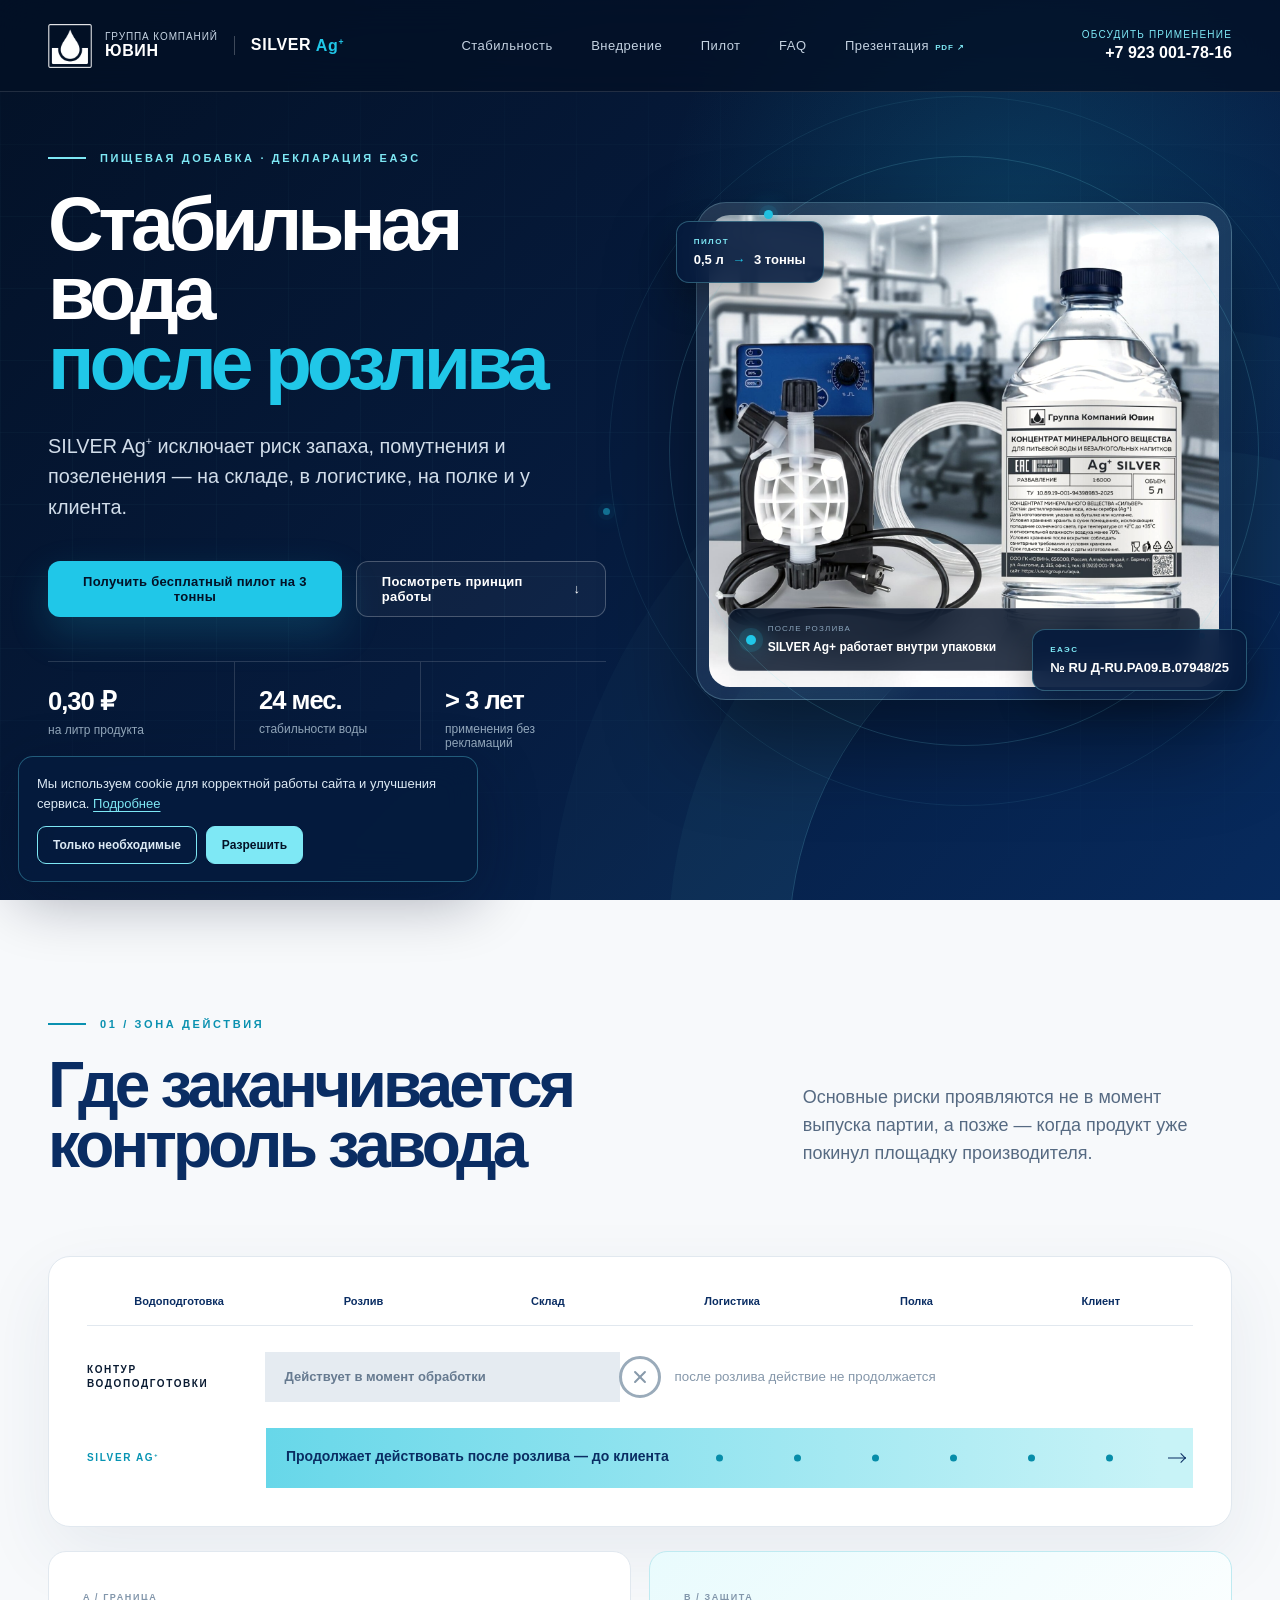
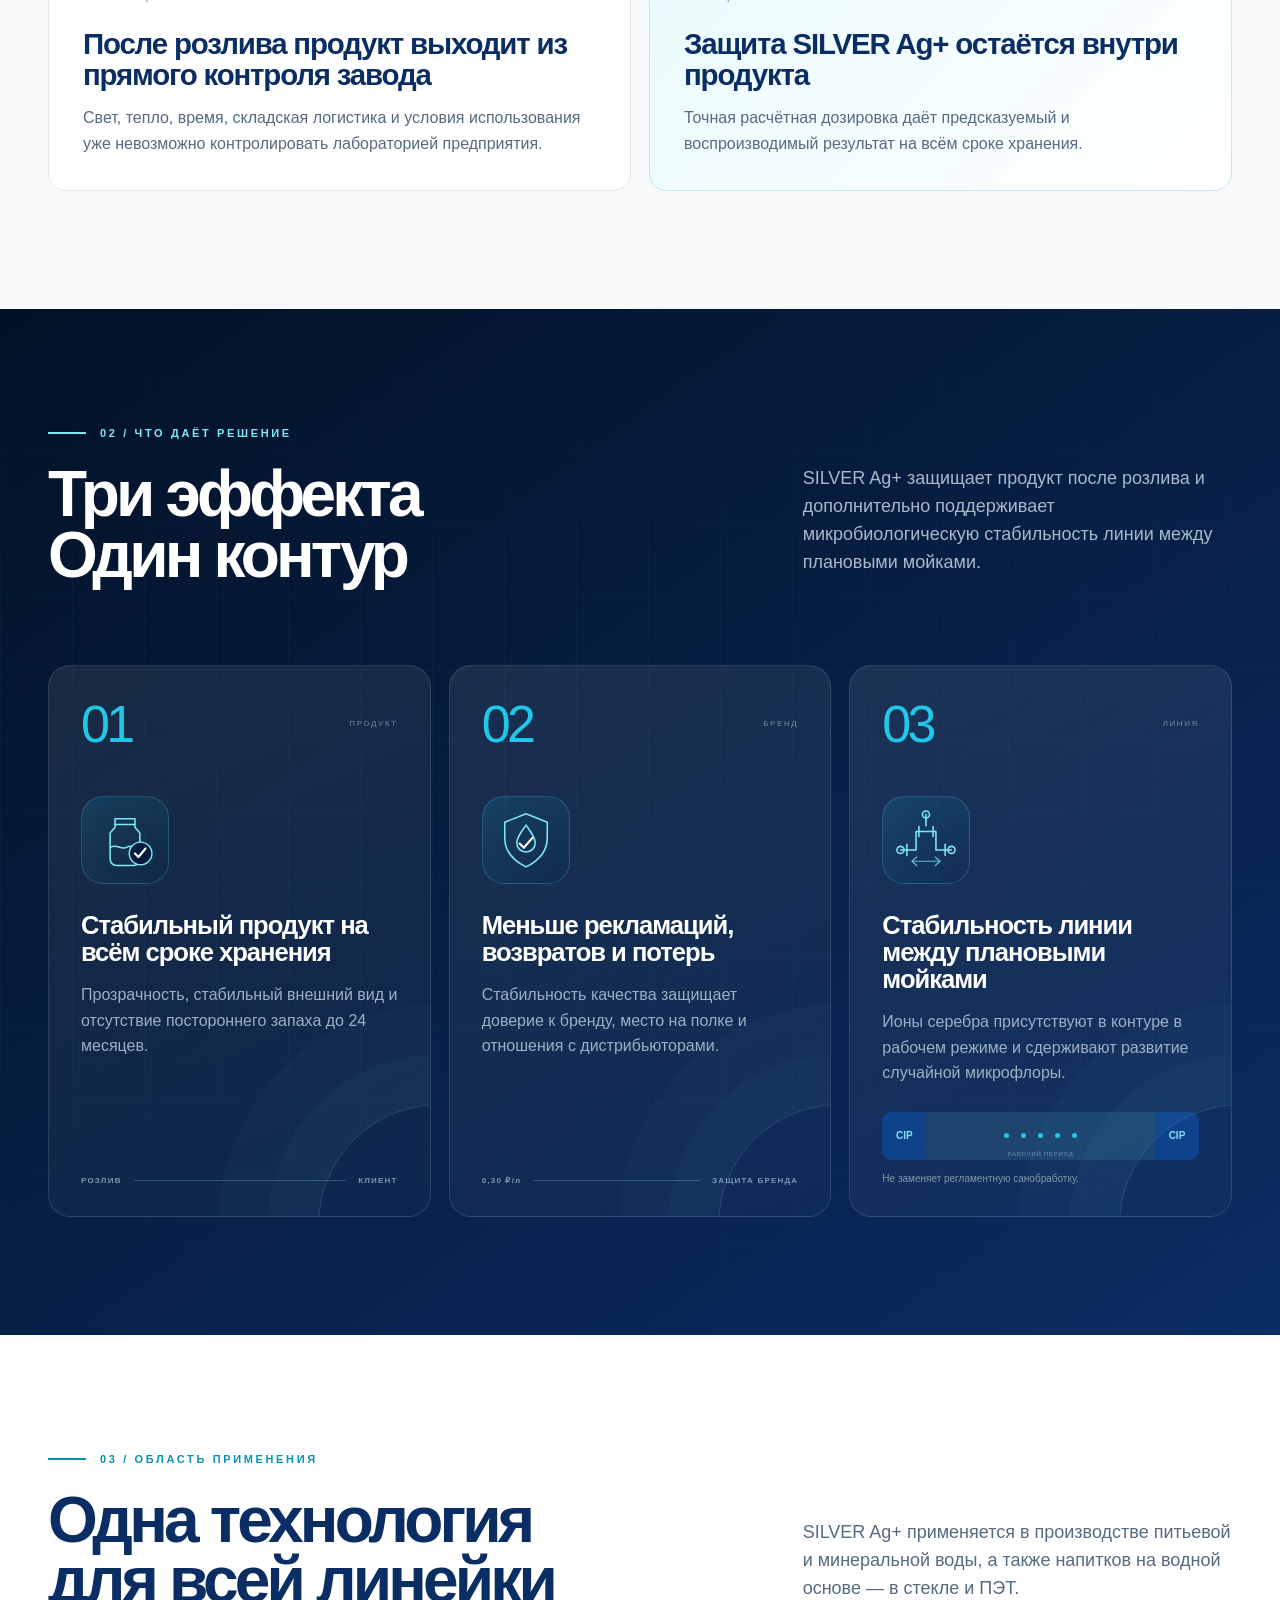
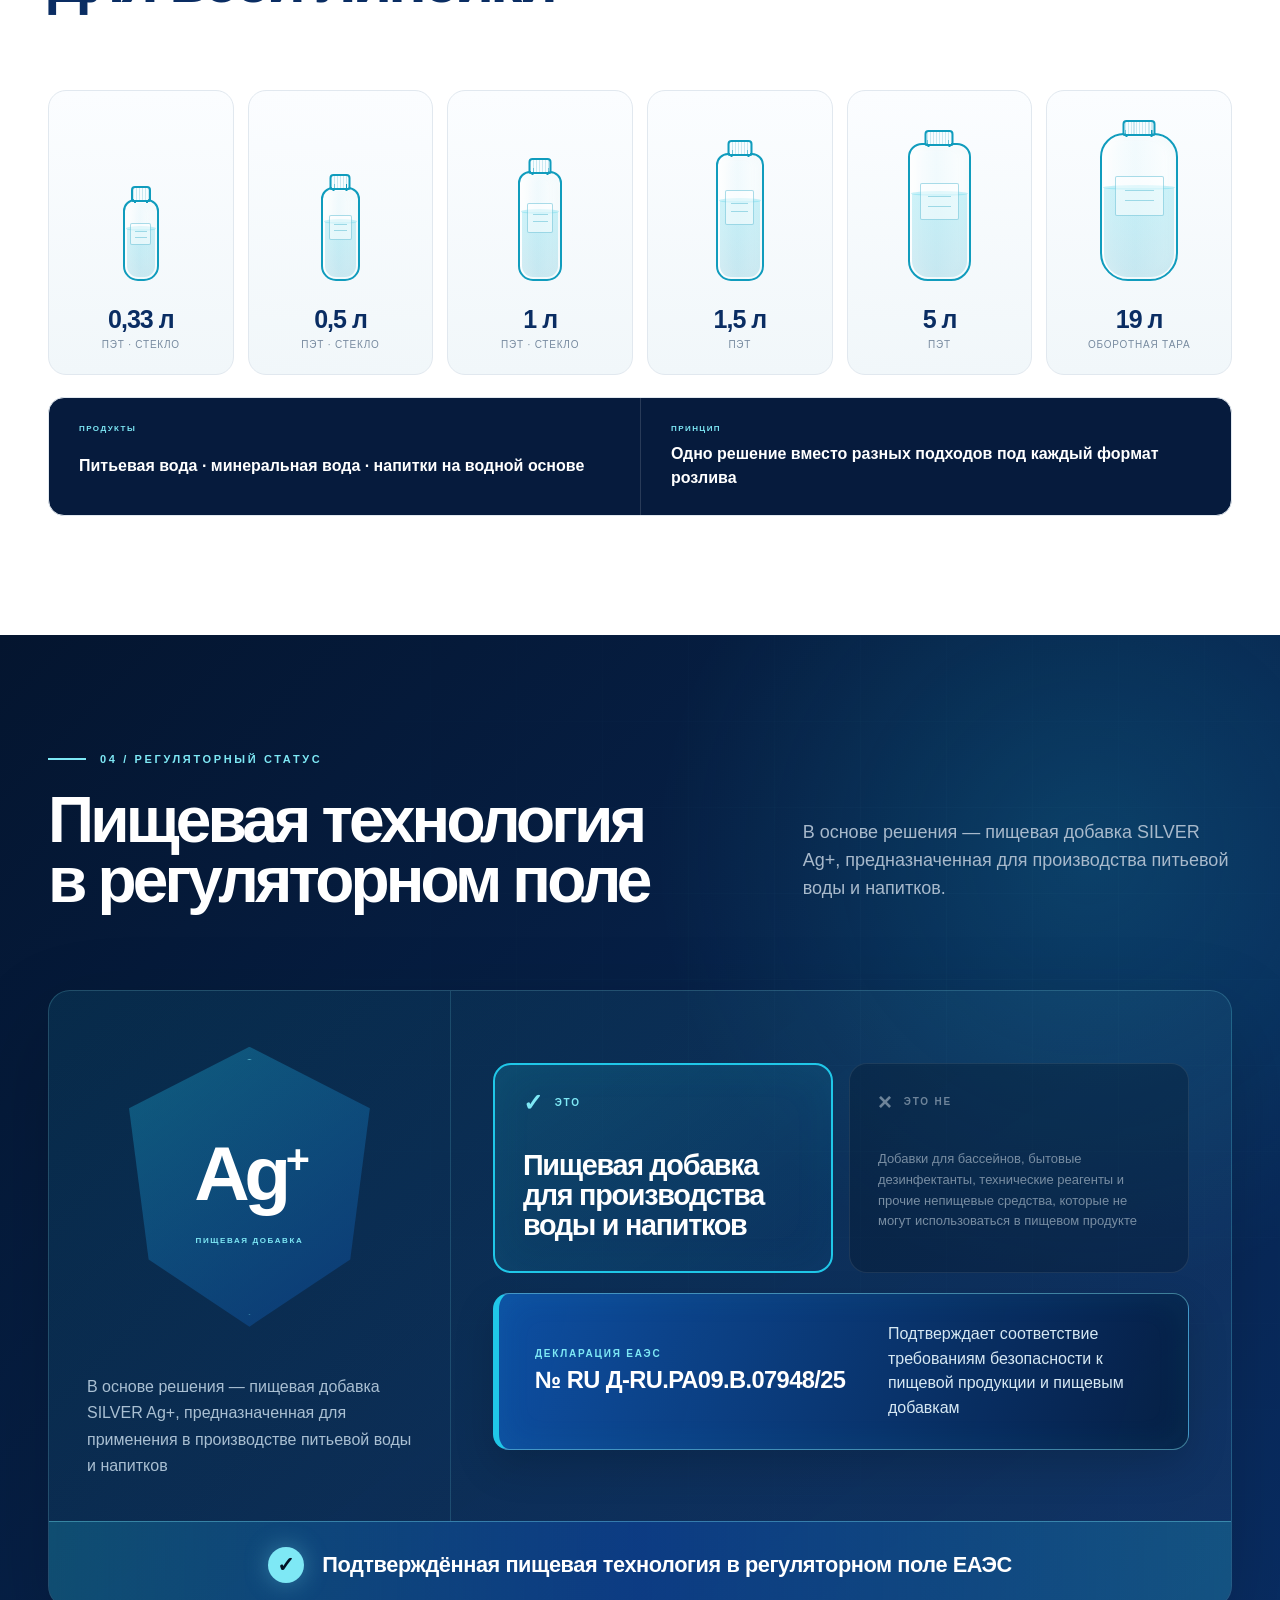
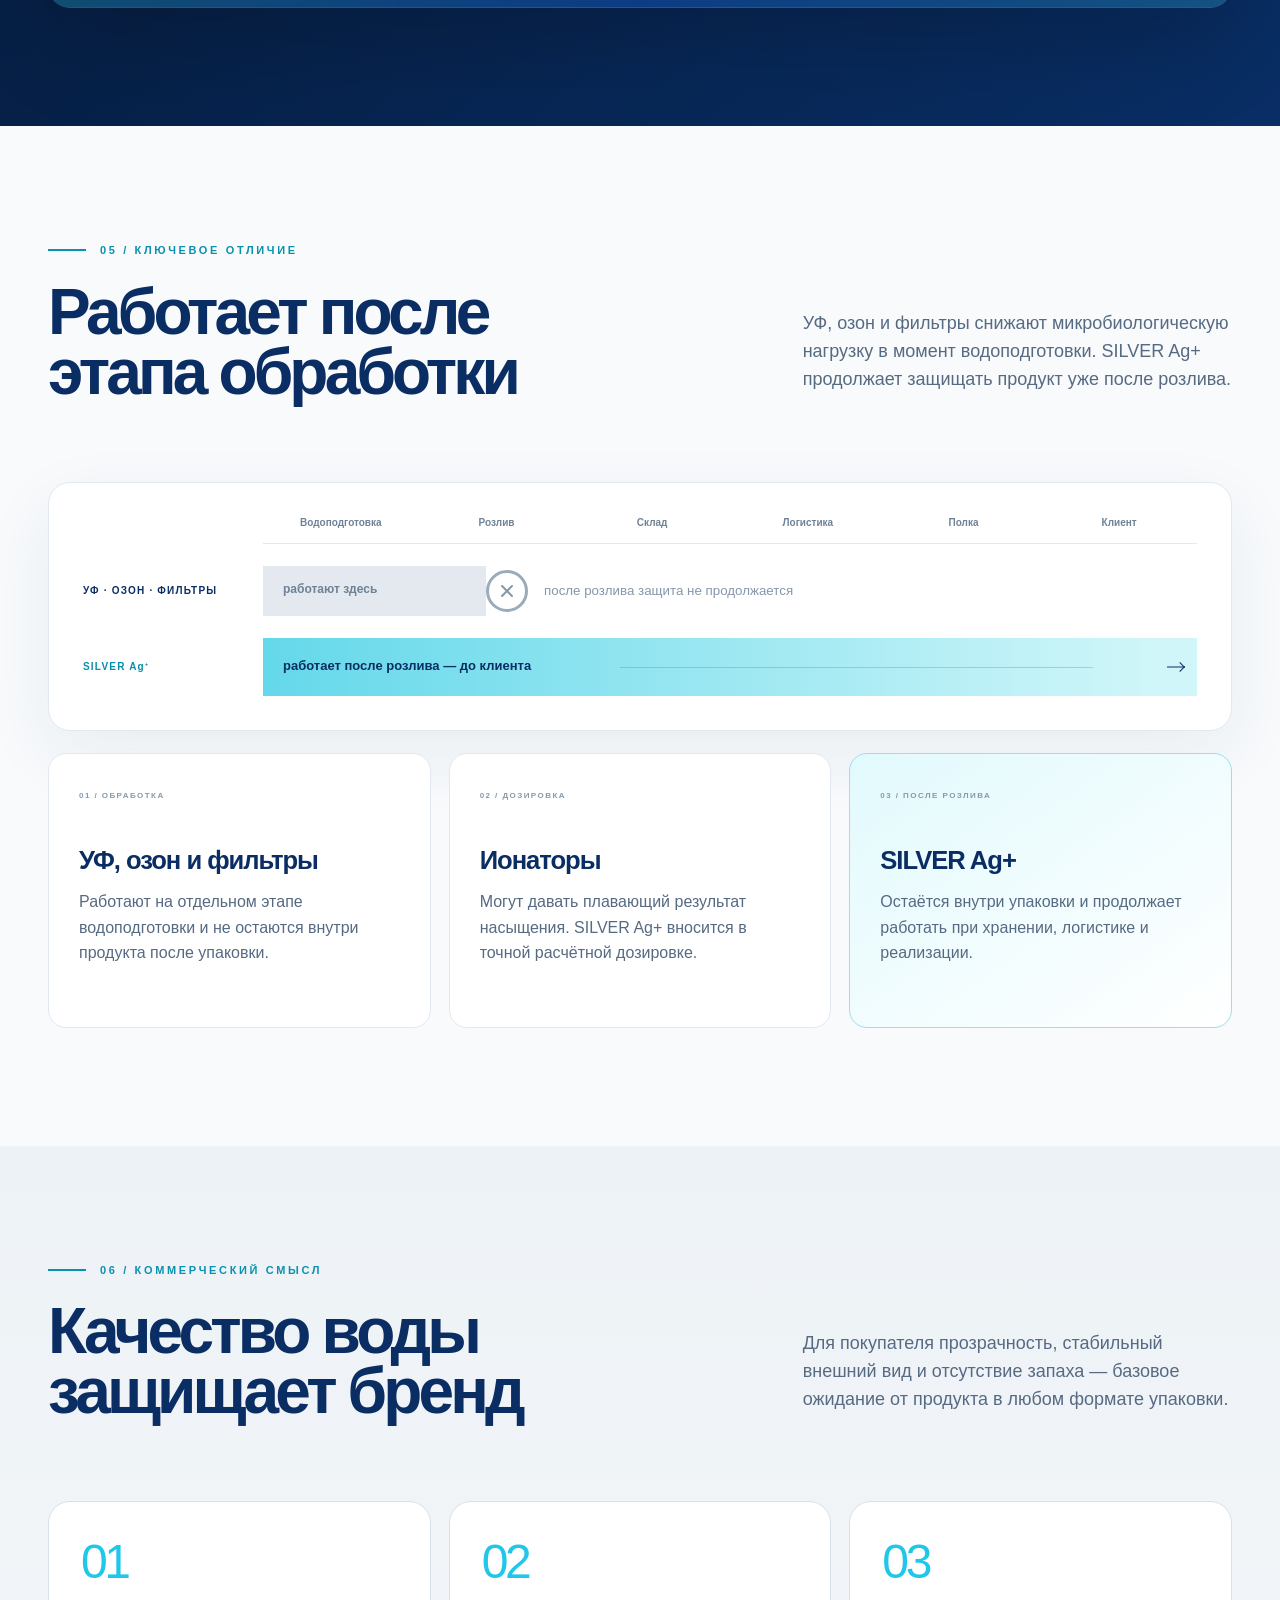
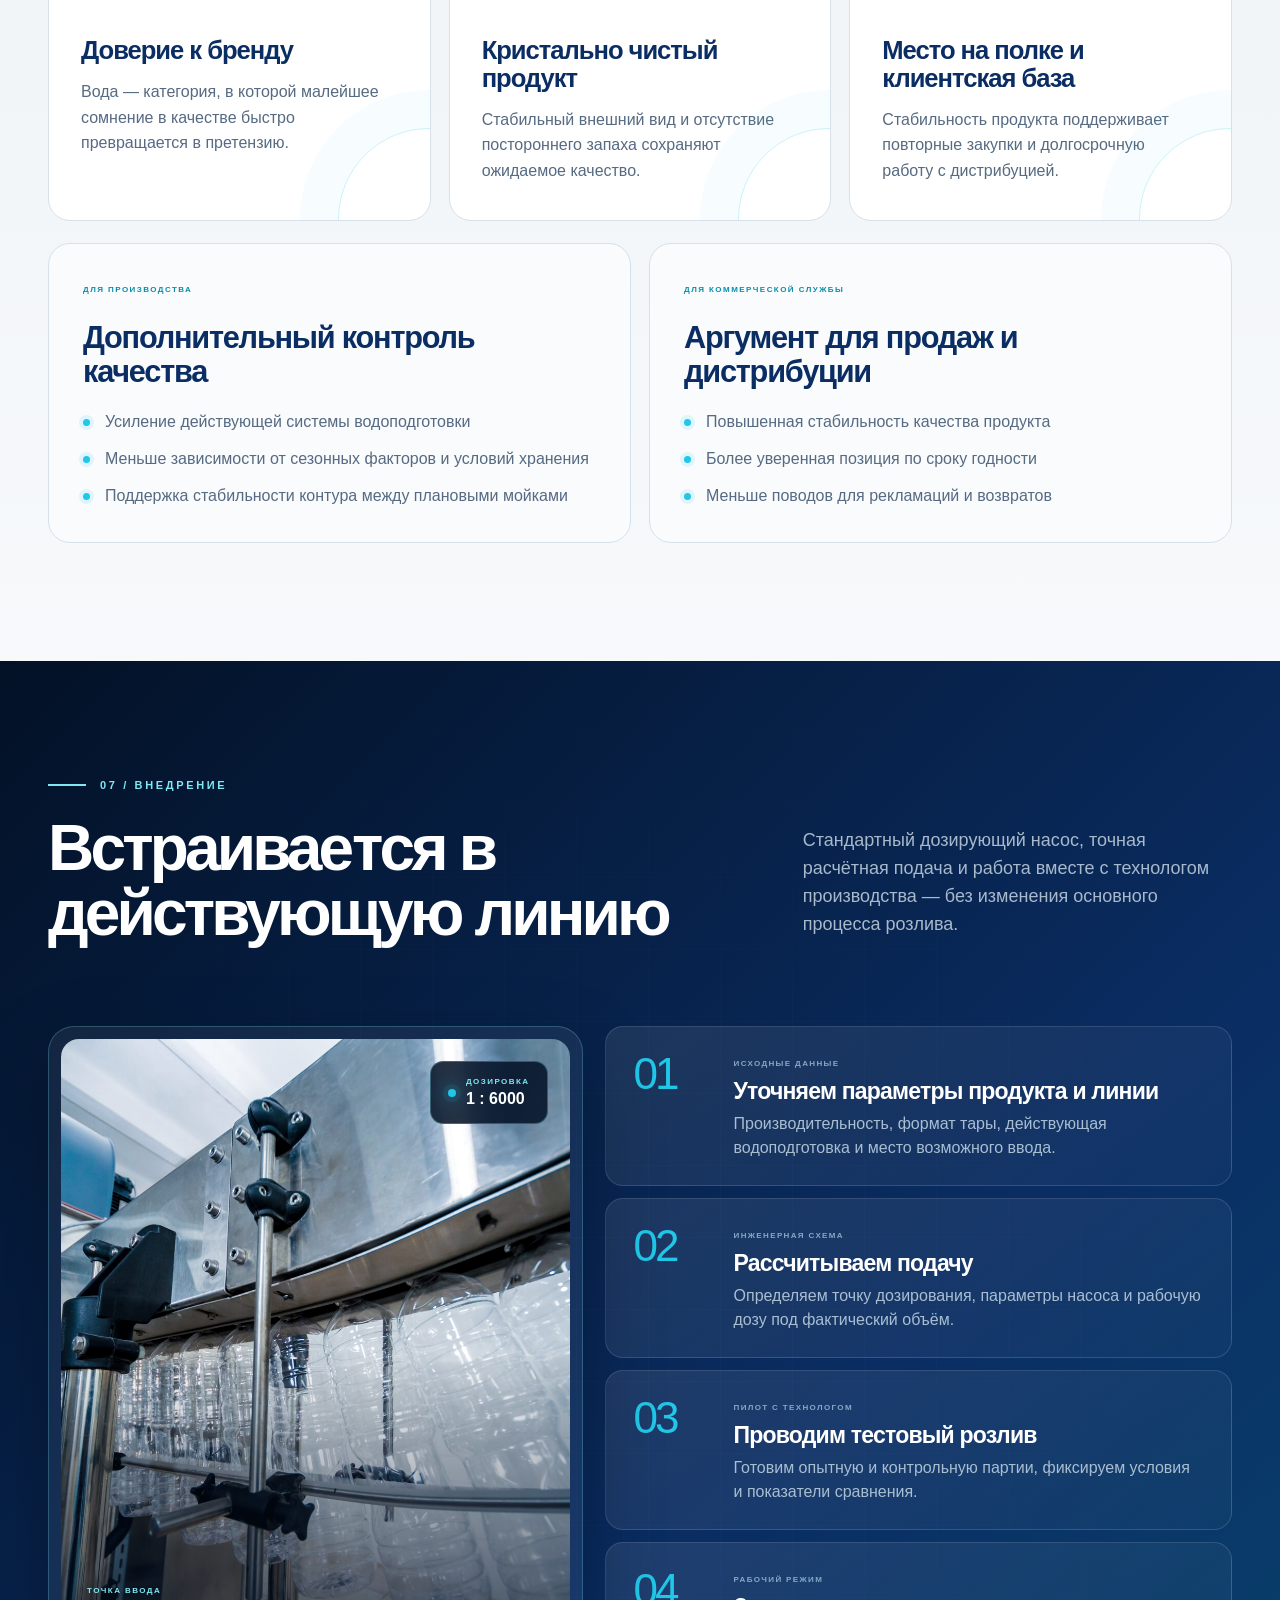
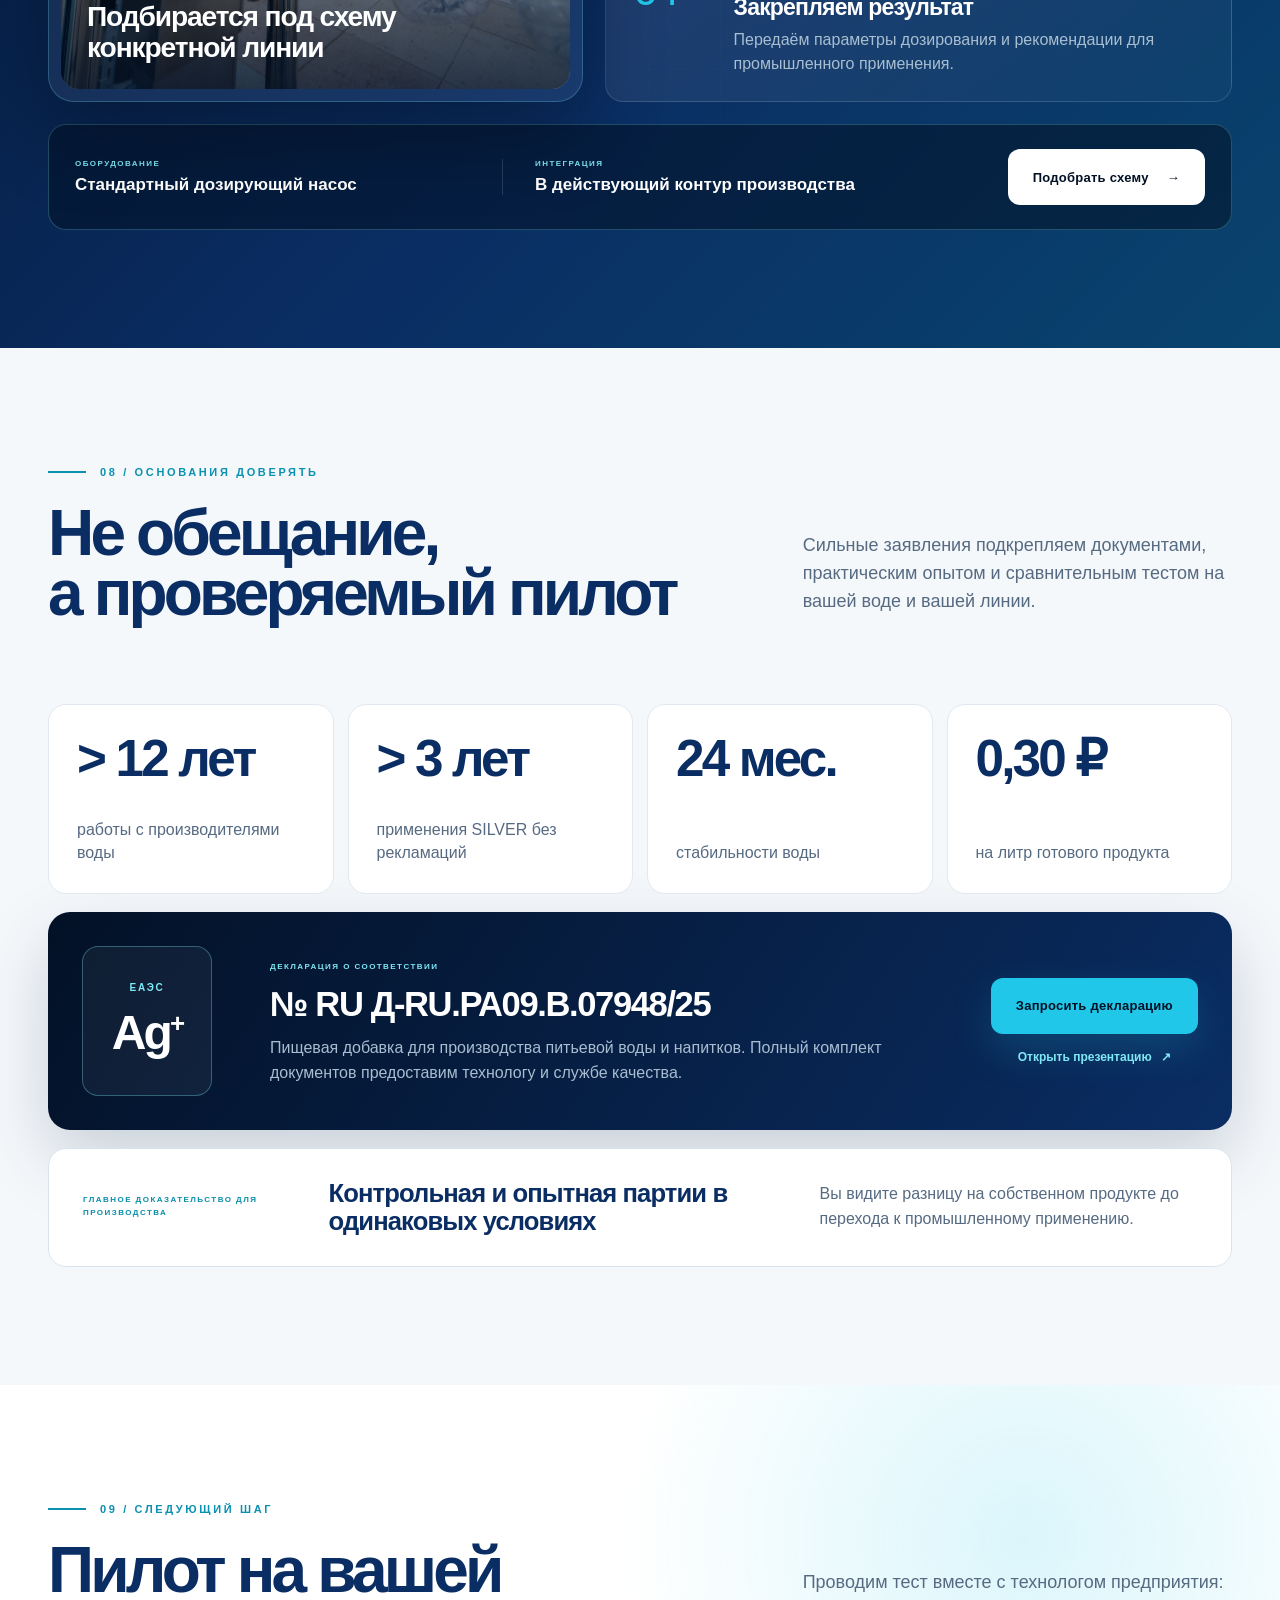
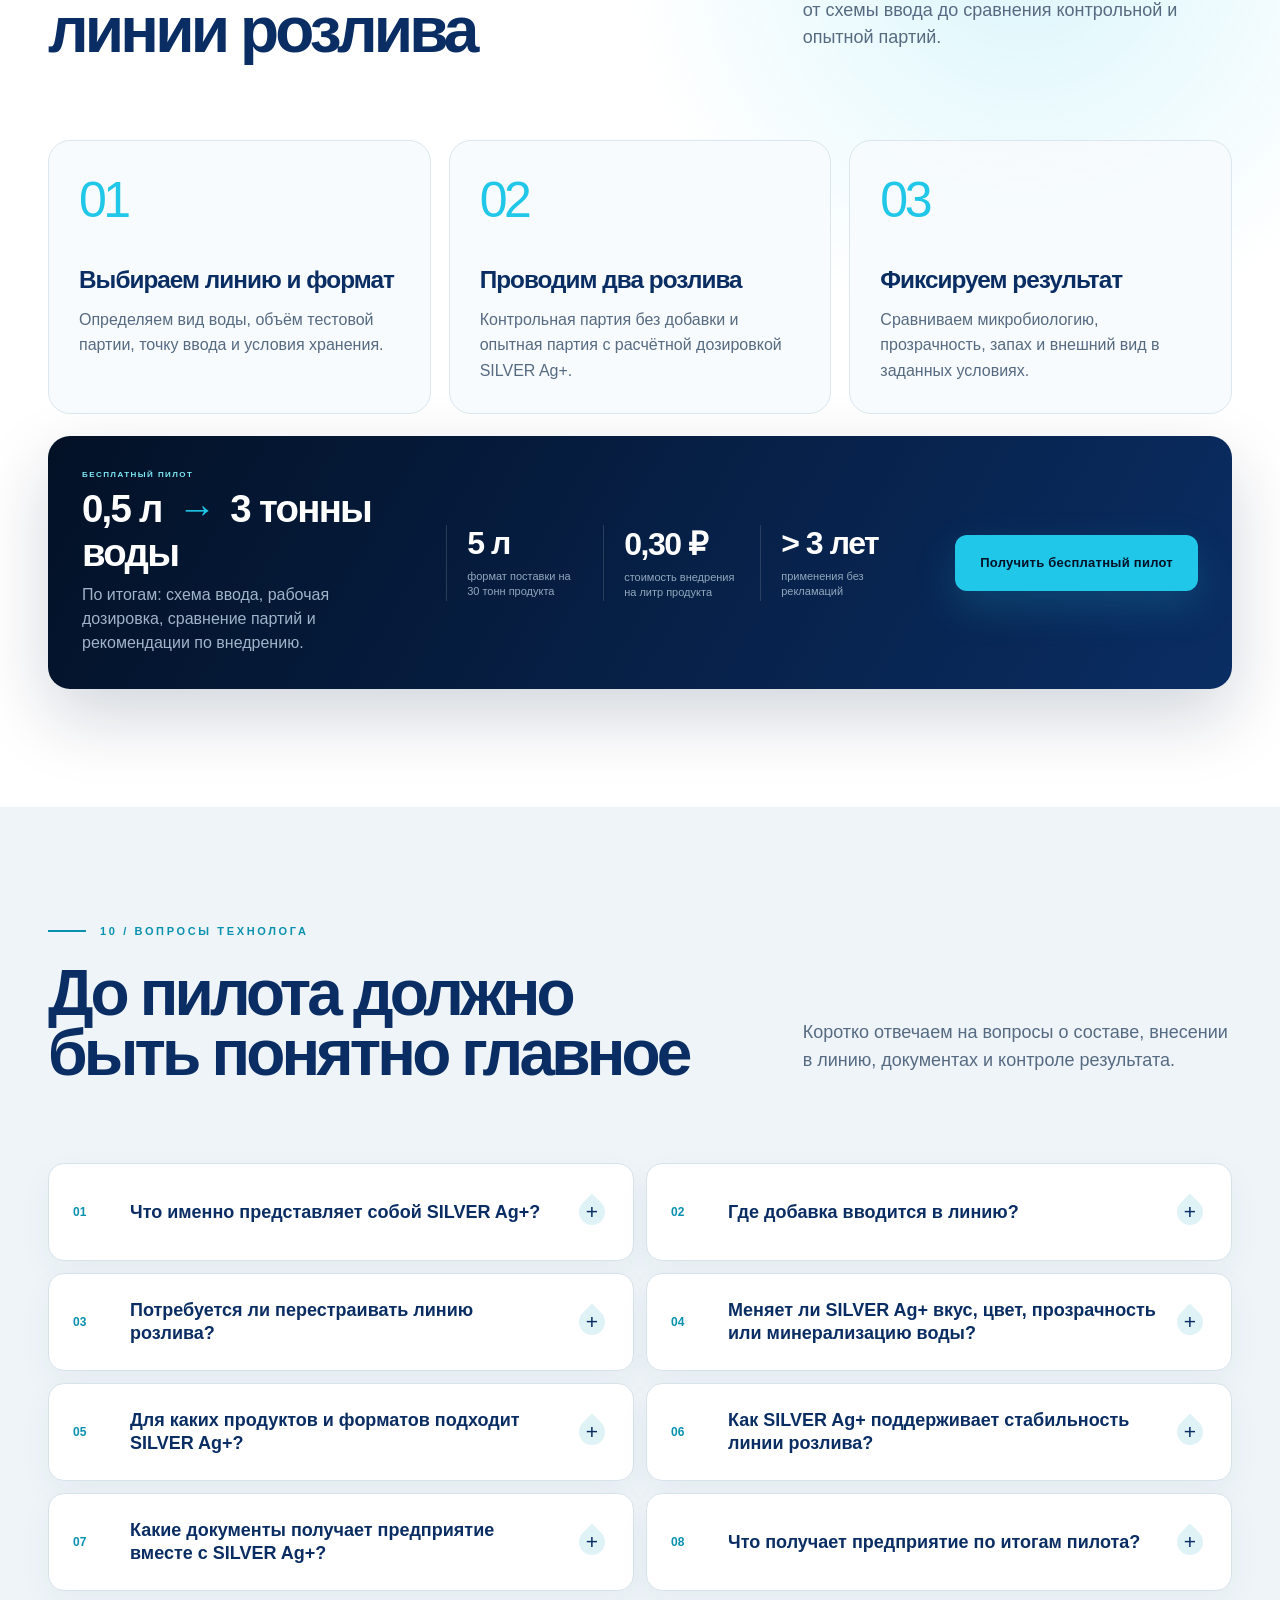
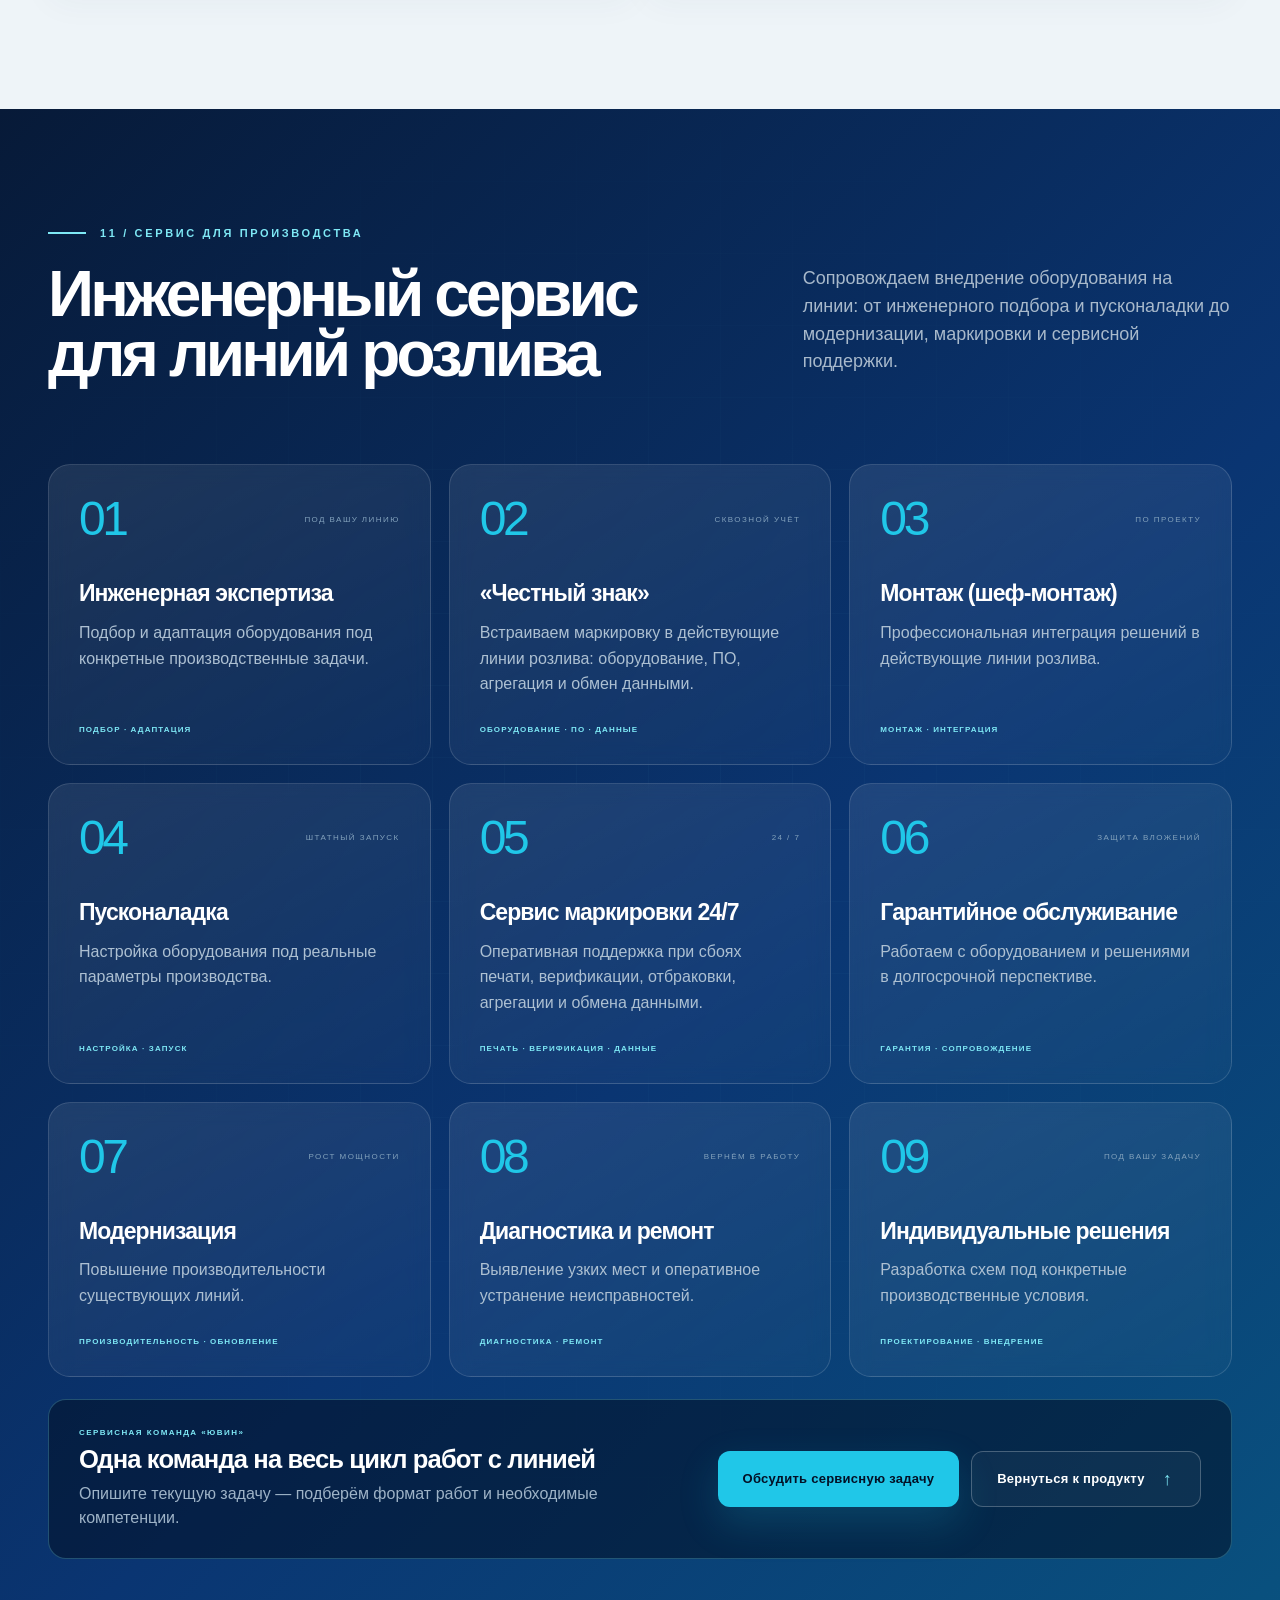
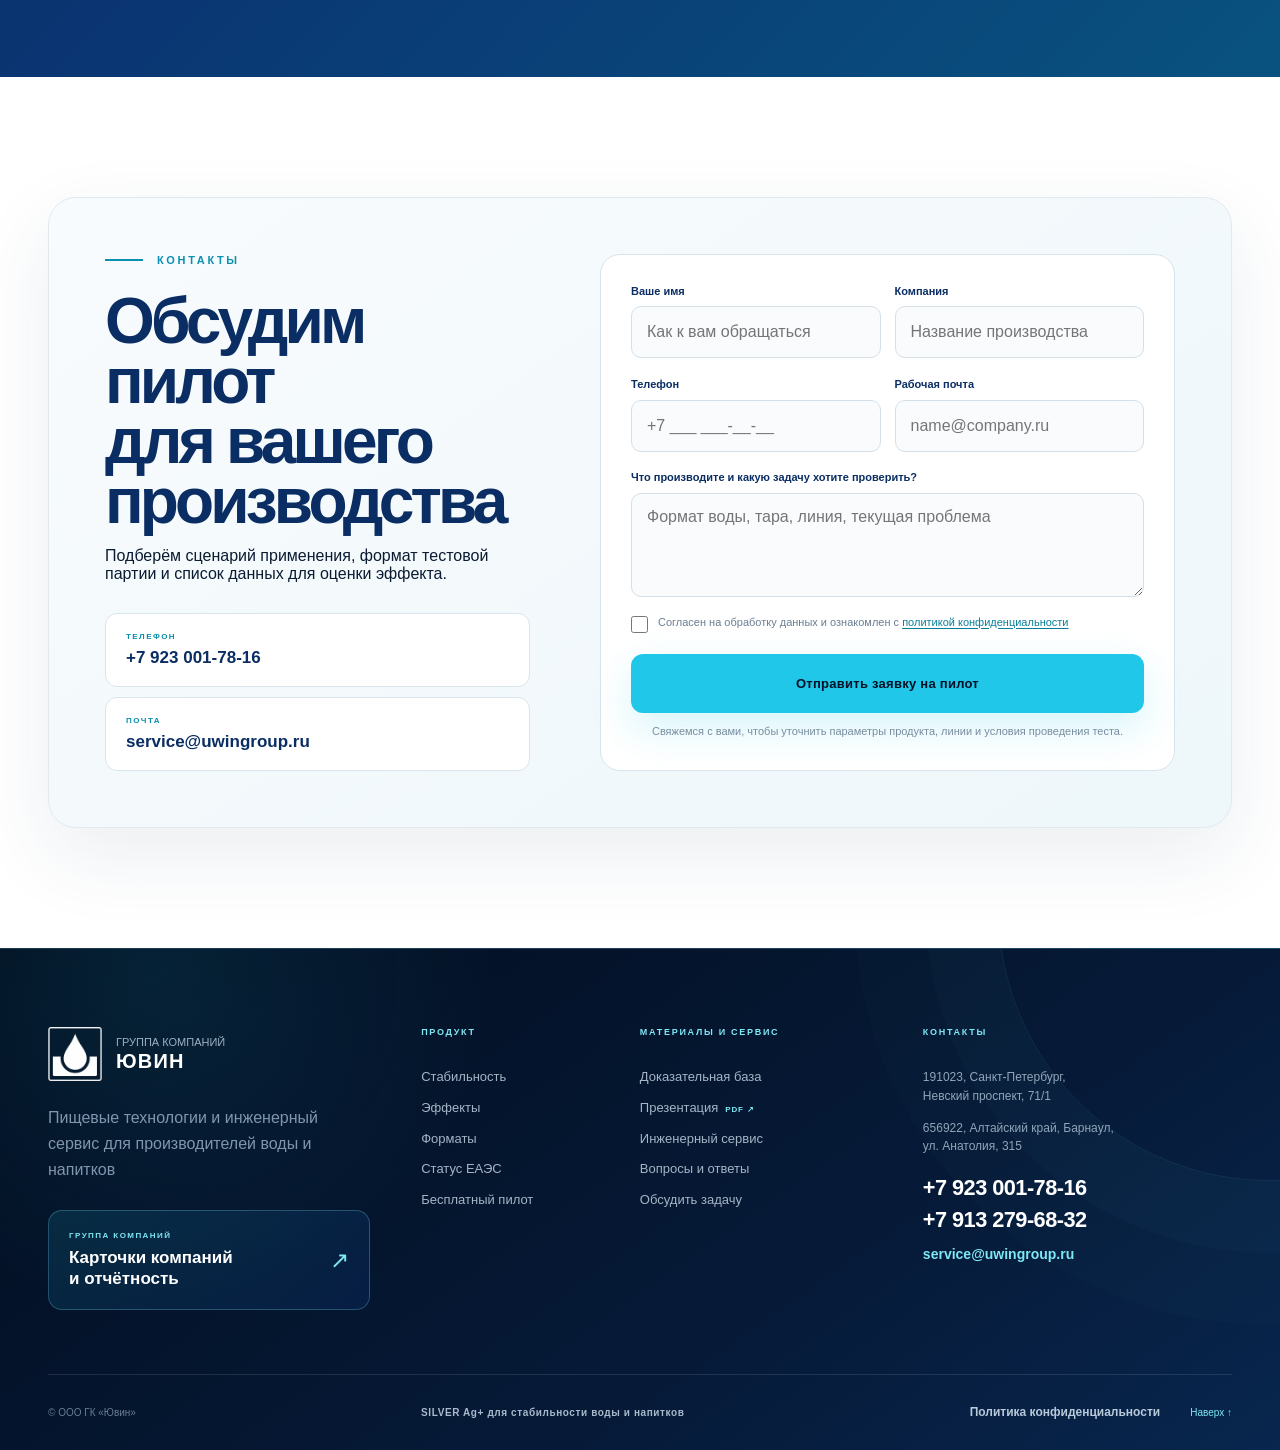
<file: index.html>
<!doctype html>
<html lang="ru">
<head>
  <meta charset="utf-8">
  <meta name="viewport" content="width=device-width, initial-scale=1">
  <title>SILVER Ag+ — стабильная вода после розлива</title>
  <meta name="description" content="SILVER Ag+ исключает риск запаха, помутнения и позеленения воды после розлива — на складе, в логистике, на полке и у клиента.">
  <meta name="robots" content="index, follow">
  <meta name="google-site-verification" content="92KZnkR67f8yrqYpKYSa51bPGampS-S2NrmV8beTxfI">
  <meta name="yandex-verification" content="03402a6a7b635efd">
  <meta name="theme-color" content="#061b3d">
  <meta property="og:type" content="website">
  <meta property="og:locale" content="ru_RU">
  <meta property="og:title" content="SILVER Ag+ — стабильная вода после розлива">
  <meta property="og:description" content="Пищевая добавка для стабильности воды и напитков после розлива. Бесплатный пилот на 3 тонны.">
  <meta property="og:url" content="https://uwinbeverage.ru/">
  <meta property="og:site_name" content="SILVER Ag+ · Группа компаний «Ювин»">
  <meta property="og:image" content="https://uwinbeverage.ru/assets/og-silver-ag.jpg">
  <meta property="og:image:width" content="1200">
  <meta property="og:image:height" content="630">
  <meta property="og:image:alt" content="SILVER Ag+ — стабильная вода после розлива">
  <meta name="twitter:card" content="summary_large_image">
  <meta name="twitter:title" content="SILVER Ag+ — стабильная вода после розлива">
  <meta name="twitter:description" content="Пищевая добавка для стабильности воды и напитков после розлива. Бесплатный пилот на 3 тонны.">
  <meta name="twitter:image" content="https://uwinbeverage.ru/assets/og-silver-ag.jpg">
  <link rel="canonical" href="https://uwinbeverage.ru/">
  <link rel="icon" href="assets/uwin-group-logo-white.png" type="image/png">
  <link rel="preload" as="image" href="assets/silver-system.jpg" fetchpriority="high">
  <link rel="stylesheet" href="styles.css?v=20260724-03">
  <script src="cookie-consent.js?v=20260724-05" defer></script>
  <script type="application/ld+json">
  {
    "@context": "https://schema.org",
    "@graph": [
      {
        "@type": "Organization",
        "@id": "https://uwinbeverage.ru/#organization",
        "name": "Группа компаний Ювин",
        "alternateName": "ГК «Ювин»",
        "url": "https://uwinbeverage.ru/",
        "logo": "https://uwinbeverage.ru/assets/uwin-group-logo-white.png",
        "email": "service@uwingroup.ru",
        "telephone": "+79230017816",
        "contactPoint": {
          "@type": "ContactPoint",
          "contactType": "sales and technical support",
          "telephone": "+79230017816",
          "email": "service@uwingroup.ru",
          "availableLanguage": "Russian"
        },
        "sameAs": [
          "https://uwingroup.ru/companies"
        ]
      },
      {
        "@type": "WebSite",
        "@id": "https://uwinbeverage.ru/#website",
        "url": "https://uwinbeverage.ru/",
        "name": "SILVER Ag+",
        "alternateName": [
          "SILVER Argentum",
          "Группа компаний Ювин"
        ],
        "inLanguage": "ru-RU",
        "publisher": {
          "@id": "https://uwinbeverage.ru/#organization"
        }
      },
      {
        "@type": "Product",
        "@id": "https://uwinbeverage.ru/#product",
        "name": "SILVER Ag+",
        "alternateName": "SILVER Argentum",
        "url": "https://uwinbeverage.ru/",
        "image": "https://uwinbeverage.ru/assets/og-silver-ag.jpg",
        "description": "Пищевая добавка для производства питьевой воды и напитков, предназначенная для стабильности продукта после розлива.",
        "category": "Пищевая добавка для воды и напитков",
        "brand": {
          "@type": "Brand",
          "name": "SILVER Ag+"
        },
        "manufacturer": {
          "@id": "https://uwinbeverage.ru/#organization"
        },
        "audience": {
          "@type": "BusinessAudience",
          "audienceType": "Производители питьевой воды и напитков"
        }
      }
    ]
  }
  </script>
  <script type="application/ld+json">
  {
    "@context": "https://schema.org",
    "@type": "FAQPage",
    "mainEntity": [
      {
        "@type": "Question",
        "name": "Что именно представляет собой SILVER Ag+?",
        "acceptedAnswer": {"@type": "Answer", "text": "Это пищевая добавка на основе дистиллированной воды и ионов серебра Ag+, предназначенная для производства питьевой воды и напитков на водной основе."}
      },
      {
        "@type": "Question",
        "name": "Где добавка вводится в линию?",
        "acceptedAnswer": {"@type": "Answer", "text": "В действующий производственный контур через стандартный дозирующий насос. Конкретную точку ввода и параметры подачи определяем по схеме вашей линии."}
      },
      {
        "@type": "Question",
        "name": "Потребуется ли перестраивать линию розлива?",
        "acceptedAnswer": {"@type": "Answer", "text": "Нет. Основной процесс розлива не меняется. Технолог изучает конфигурацию линии, выбирает оптимальную точку ввода — в потоке или накопительной ёмкости — и адаптирует схему дозирования под действующее оборудование."}
      },
      {
        "@type": "Question",
        "name": "Меняет ли SILVER Ag+ вкус, цвет, прозрачность или минерализацию воды?",
        "acceptedAnswer": {"@type": "Answer", "text": "Нет. В расчётной дозировке SILVER Ag+ не влияет на органолептические показатели и исходную минерализацию воды: не меняет её вкус, цвет и прозрачность."}
      },
      {
        "@type": "Question",
        "name": "Для каких продуктов и форматов подходит SILVER Ag+?",
        "acceptedAnswer": {"@type": "Answer", "text": "Для производства питьевой и минеральной воды, а также напитков на водной основе. Технология применяется в ПЭТ и стекле, в форматах от 0,33 до 19 литров, включая оборотную тару."}
      },
      {
        "@type": "Question",
        "name": "Как SILVER Ag+ поддерживает стабильность линии розлива?",
        "acceptedAnswer": {"@type": "Answer", "text": "SILVER Ag+ присутствует в рабочем контуре вместе с продуктом и сдерживает развитие случайной микрофлоры между плановыми мойками. Плановые CIP-мойки и санитарная обработка при этом сохраняются в действующем регламенте предприятия."}
      },
      {
        "@type": "Question",
        "name": "Какие документы получает предприятие вместе с SILVER Ag+?",
        "acceptedAnswer": {"@type": "Answer", "text": "Предоставляем декларацию ЕАЭС № RU Д-RU.РА09.В.07948/25, паспорт качества, протоколы испытаний и комплект сопроводительных документов для технолога и службы качества."}
      },
      {
        "@type": "Question",
        "name": "Что получает предприятие по итогам пилота?",
        "acceptedAnswer": {"@type": "Answer", "text": "По итогам пилота у предприятия остаётся готовая схема внедрения: точка ввода, рассчитанная дозировка, параметры дозирования, программа сравнительного контроля и рекомендации по переходу в промышленный режим. Команда получает полное понимание того, как SILVER Ag+ работает именно на её воде и производственной линии."}
      }
    ]
  }
  </script>
</head>
<body>
  <a class="skip-link" href="#main">Перейти к содержанию</a>

  <header class="site-header">
    <a class="brand" href="#top" aria-label="SILVER Ag+ — на главную">
      <img src="assets/uwin-group-logo-white.png" alt="" width="1024" height="1024" decoding="async">
      <span class="brand__company">Группа компаний<br><strong>Ювин</strong></span>
      <span class="brand__product">SILVER <b>Ag<sup>+</sup></b></span>
    </a>

    <nav class="site-nav" id="site-nav" aria-label="Основная навигация">
      <a href="#after-bottling">Стабильность</a>
      <a href="#implementation">Внедрение</a>
      <a href="#pilot">Пилот</a>
      <a href="#faq">FAQ</a>
      <div class="nav-presentation-row">
        <a href="presentation.html">Презентация</a>
        <a class="nav-pdf-link" href="presentation.html" aria-label="Открыть презентацию SILVER Ag+ в формате PDF">PDF ↗</a>
      </div>
      <div class="site-nav__contacts">
        <a href="tel:+79230017816"><span>Телефон</span><strong>+7 923 001-78-16</strong></a>
        <a href="mailto:service@uwingroup.ru"><span>Почта</span><strong>service@uwingroup.ru</strong></a>
      </div>
    </nav>

    <a class="header-contact" href="tel:+79230017816" aria-label="Обсудить применение SILVER Ag+ по телефону +7 923 001-78-16">
      <span>Обсудить применение</span>
      <strong>+7 923 001-78-16</strong>
      <svg class="header-contact__icon" viewBox="0 0 24 24" aria-hidden="true">
        <path d="M22 16.92v3a2 2 0 0 1-2.18 2 19.79 19.79 0 0 1-8.63-3.07 19.5 19.5 0 0 1-6-6A19.79 19.79 0 0 1 2.12 4.18 2 2 0 0 1 4.11 2h3a2 2 0 0 1 2 1.72c.13.96.36 1.9.69 2.8a2 2 0 0 1-.45 2.11L8.09 9.91a16 16 0 0 0 6 6l1.28-1.28a2 2 0 0 1 2.11-.45c.9.33 1.84.56 2.8.69A2 2 0 0 1 22 16.92z"/>
      </svg>
    </a>
    <button class="menu-toggle" type="button" aria-expanded="false" aria-controls="site-nav" aria-label="Открыть меню">
      <span></span><span></span><span></span>
    </button>
  </header>

  <main id="main">
    <section class="hero" id="top" aria-labelledby="hero-title">
      <div class="hero__grid-overlay" aria-hidden="true"></div>

      <div class="hero__content wrap">
        <div class="hero__copy reveal">
          <p class="section-kicker">Пищевая добавка · декларация ЕАЭС</p>
          <h1 id="hero-title">Стабильная<br class="mobile-break"> вода<br><span>после<br class="mobile-break"> розлива</span></h1>
          <p class="hero__lead">SILVER Ag<sup>+</sup> исключает риск запаха, помутнения и позеленения — на складе, в логистике, на полке и у клиента.</p>

          <div class="hero__actions">
            <button class="button button--primary js-pilot-modal-open" type="button" data-lead-source="hero" aria-haspopup="dialog" aria-controls="pilot-modal">Получить бесплатный пилот на 3 тонны</button>
            <a class="button button--ghost" href="#after-bottling">Посмотреть принцип работы <span>↓</span></a>
          </div>

          <dl class="hero__metrics" aria-label="Ключевые показатели">
            <div><dt>0,30 ₽</dt><dd>на литр продукта</dd></div>
            <div><dt>24 мес.</dt><dd>стабильности воды</dd></div>
            <div><dt>&gt; 3 лет</dt><dd>применения без рекламаций</dd></div>
          </dl>
        </div>

        <div class="hero__visual reveal" aria-label="SILVER Ag+ и дозирующее оборудование">
          <div class="orbit orbit--one" aria-hidden="true">
            <span class="ion-dot ion-dot--a"></span>
            <span class="ion-dot ion-dot--b"></span>
          </div>
          <div class="orbit orbit--two" aria-hidden="true">
            <span class="ion-dot ion-dot--a"></span>
          </div>
          <figure class="product-frame">
            <img src="assets/silver-system.jpg" alt="Концентрат SILVER Ag+ и дозирующий насос на фоне линии розлива" width="1680" height="1368" fetchpriority="high" decoding="async">
            <figcaption>
              <span class="signal-dot"></span>
              <div><small>ПОСЛЕ РОЗЛИВА</small><strong>SILVER Ag+ работает внутри упаковки</strong></div>
            </figcaption>
          </figure>
          <div class="pilot-chip">
            <span>ПИЛОТ</span>
            <strong>0,5 л <i>→</i> 3 тонны</strong>
          </div>
          <div class="declaration-chip">
            <span>ЕАЭС</span>
            <strong>№ RU Д-RU.РА09.В.07948/25</strong>
          </div>
        </div>
      </div>
    </section>

    <section class="journey section" id="after-bottling" aria-labelledby="journey-title">
      <div class="wrap">
        <div class="section-heading reveal">
          <div>
            <p class="section-kicker section-kicker--blue">01 / Зона действия</p>
            <h2 id="journey-title">Где заканчивается<br>контроль завода</h2>
          </div>
          <p>Основные риски проявляются не в момент выпуска партии, а позже — когда продукт уже покинул площадку производителя.</p>
        </div>

        <p class="control-map__hint" aria-hidden="true">Проведите по схеме <span>→</span></p>
        <div class="control-map reveal" aria-label="Путь продукта после розлива">
          <div class="control-map__labels" aria-hidden="true">
            <span>Водоподготовка</span><span>Розлив</span><span>Склад</span><span>Логистика</span><span>Полка</span><span>Клиент</span>
          </div>
          <div class="control-map__legacy">
            <span class="control-map__legacy-title">Контур<br>водоподготовки</span>
            <strong>Действует в момент обработки</strong>
            <i class="stop-mark" aria-hidden="true"></i>
            <small>после розлива действие не продолжается</small>
          </div>
          <div class="control-map__silver">
            <span>SILVER Ag<sup>+</sup></span>
            <strong>Продолжает действовать после розлива — до клиента</strong>
            <div class="pulse-line" aria-hidden="true"><i></i><i></i><i></i><i></i><i></i><i></i></div>
            <b aria-hidden="true">→</b>
          </div>
        </div>

        <div class="journey__facts">
          <article class="fact-card reveal">
            <span class="fact-card__index">A / ГРАНИЦА</span>
            <h3>После розлива продукт выходит из прямого контроля завода</h3>
            <p>Свет, тепло, время, складская логистика и условия использования уже невозможно контролировать лабораторией предприятия.</p>
          </article>
          <article class="fact-card fact-card--accent reveal">
            <span class="fact-card__index">B / ЗАЩИТА</span>
            <h3>Защита SILVER Ag+ остаётся внутри продукта</h3>
            <p>Точная расчётная дозировка даёт предсказуемый и воспроизводимый результат на всём сроке хранения.</p>
          </article>
        </div>
      </div>
    </section>

    <section class="effects section" id="effects" aria-labelledby="effects-title">
      <div class="effects__mesh" aria-hidden="true"></div>
      <div class="wrap">
        <div class="section-heading section-heading--dark reveal">
          <div>
            <p class="section-kicker">02 / Что даёт решение</p>
            <h2 id="effects-title">Три эффекта<br>Один контур</h2>
          </div>
          <p>SILVER Ag+ защищает продукт после розлива и дополнительно поддерживает микробиологическую стабильность линии между плановыми мойками.</p>
        </div>

        <div class="effects-grid">
          <article class="effect-card reveal">
            <div class="effect-card__top"><span>01</span><i aria-hidden="true">ПРОДУКТ</i></div>
            <div class="effect-icon" aria-hidden="true">
              <svg viewBox="0 0 96 96" role="presentation">
                <path d="M34 18h28v12l7 8v37c0 5-4 9-9 9H36c-5 0-9-4-9-9V38l7-8V18Z"/>
                <path d="M34 26h28M28 58c8-5 15 5 23 0s15 5 18 0"/>
                <circle cx="70" cy="67" r="16" class="effect-icon__badge"/>
                <path d="m62 67 5 5 10-12" class="effect-icon__check"/>
              </svg>
            </div>
            <h3>Стабильный продукт на всём сроке хранения</h3>
            <p>Прозрачность, стабильный внешний вид и отсутствие постороннего запаха до 24 месяцев.</p>
            <footer><span>РОЗЛИВ</span><div></div><span>КЛИЕНТ</span></footer>
          </article>

          <article class="effect-card reveal">
            <div class="effect-card__top"><span>02</span><i aria-hidden="true">БРЕНД</i></div>
            <div class="effect-icon" aria-hidden="true">
              <svg viewBox="0 0 96 96" role="presentation">
                <path d="M48 11 78 23v22c0 19-12 32-30 41-18-9-30-22-30-41V23l30-12Z"/>
                <path d="M48 27c-8 11-13 18-13 25a13 13 0 0 0 26 0c0-7-5-14-13-25Z"/>
                <path d="m39 53 6 6 12-14" class="effect-icon__check"/>
              </svg>
            </div>
            <h3>Меньше рекламаций, возвратов и потерь</h3>
            <p>Стабильность качества защищает доверие к бренду, место на полке и отношения с дистрибьюторами.</p>
            <footer><span>0,30 ₽/л</span><div></div><span>ЗАЩИТА БРЕНДА</span></footer>
          </article>

          <article class="effect-card effect-card--line reveal">
            <div class="effect-card__top"><span>03</span><i aria-hidden="true">ЛИНИЯ</i></div>
            <div class="effect-icon" aria-hidden="true">
              <svg viewBox="0 0 96 96" role="presentation">
                <path d="M12 62h22V36h28v26h22"/>
                <path d="M21 54v16M75 54v16M38 29v14M58 29v14M48 12v16"/>
                <circle cx="48" cy="12" r="5"/><circle cx="12" cy="62" r="5"/><circle cx="84" cy="62" r="5"/>
                <path d="M28 78h40M35 72l-7 6 7 6M61 72l7 6-7 6" class="effect-icon__flow"/>
              </svg>
            </div>
            <h3>Стабильность линии между плановыми мойками</h3>
            <p>Ионы серебра присутствуют в контуре в рабочем режиме и сдерживают развитие случайной микрофлоры.</p>
            <div class="cip-cycle" aria-label="Цикл между мойками">
              <b>CIP</b><span><i></i><i></i><i></i><i></i><i></i><small>РАБОЧИЙ ПЕРИОД</small></span><b>CIP</b>
            </div>
            <small class="effect-note">Не заменяет регламентную санобработку.</small>
          </article>
        </div>

      </div>
    </section>

    <section class="applications section" id="applications" aria-labelledby="applications-title">
      <div class="wrap">
        <div class="section-heading reveal">
          <div>
            <p class="section-kicker section-kicker--blue">03 / Область применения</p>
            <h2 id="applications-title">Одна технология<br>для всей линейки</h2>
          </div>
          <p>SILVER Ag+ применяется в производстве питьевой и минеральной воды, а также напитков на водной основе — в стекле и ПЭТ.</p>
        </div>

        <div class="formats-grid reveal" aria-label="Форматы розлива">
          <article class="format-card"><div class="format-bottle format-bottle--033" aria-hidden="true"><i class="bottle-water"></i><i class="bottle-label"></i></div><strong>0,33 л</strong><span>ПЭТ · стекло</span></article>
          <article class="format-card"><div class="format-bottle format-bottle--05" aria-hidden="true"><i class="bottle-water"></i><i class="bottle-label"></i></div><strong>0,5 л</strong><span>ПЭТ · стекло</span></article>
          <article class="format-card"><div class="format-bottle format-bottle--1" aria-hidden="true"><i class="bottle-water"></i><i class="bottle-label"></i></div><strong>1 л</strong><span>ПЭТ · стекло</span></article>
          <article class="format-card"><div class="format-bottle format-bottle--15" aria-hidden="true"><i class="bottle-water"></i><i class="bottle-label"></i></div><strong>1,5 л</strong><span>ПЭТ</span></article>
          <article class="format-card"><div class="format-bottle format-bottle--5" aria-hidden="true"><i class="bottle-water"></i><i class="bottle-label"></i></div><strong>5 л</strong><span>ПЭТ</span></article>
          <article class="format-card"><div class="format-bottle format-bottle--19" aria-hidden="true"><i class="bottle-water"></i><i class="bottle-label"></i></div><strong>19 л</strong><span>Оборотная тара</span></article>
        </div>

        <div class="application-band reveal">
          <div><span>ПРОДУКТЫ</span><strong>Питьевая вода · минеральная вода · напитки на водной основе</strong></div>
          <div><span>ПРИНЦИП</span><strong>Одно решение вместо разных подходов под каждый формат розлива</strong></div>
        </div>
      </div>
    </section>

    <section class="technology section" id="technology" aria-labelledby="technology-title">
      <div class="technology__mesh" aria-hidden="true"></div>
      <div class="wrap">
        <div class="section-heading section-heading--dark reveal">
          <div>
            <p class="section-kicker">04 / Регуляторный статус</p>
            <h2 id="technology-title">Пищевая технология<br>в регуляторном поле</h2>
          </div>
          <p>В основе решения — пищевая добавка SILVER Ag+, предназначенная для производства питьевой воды и напитков.</p>
        </div>

        <div class="regulatory-panel reveal">
          <div class="regulatory-identity">
            <div class="ag-shield" aria-hidden="true"><strong>Ag<sup>+</sup></strong><span>ПИЩЕВАЯ ДОБАВКА</span></div>
            <p>В основе решения — пищевая добавка SILVER Ag+, предназначенная для применения в производстве питьевой воды и напитков</p>
          </div>

          <div class="regulatory-content">
            <div class="regulatory-contrast">
              <article class="regulatory-status regulatory-status--yes">
                <span><b>✓</b> ЭТО</span>
                <strong>Пищевая добавка для производства воды и напитков</strong>
              </article>
              <article class="regulatory-status regulatory-status--no">
                <span><b>×</b> ЭТО НЕ</span>
                <p>Добавки для бассейнов, бытовые дезинфектанты, технические реагенты и прочие непищевые средства, которые не могут использоваться в пищевом продукте</p>
              </article>
            </div>

            <div class="declaration-band" id="regulatory-proof">
              <div><span>ДЕКЛАРАЦИЯ ЕАЭС</span><strong>№ RU Д-RU.РА09.В.07948/25</strong></div>
              <p>Подтверждает соответствие требованиям безопасности к пищевой продукции и пищевым добавкам</p>
            </div>
          </div>

          <div class="regulatory-conclusion"><span>✓</span><strong>Подтверждённая пищевая технология в регуляторном поле ЕАЭС</strong></div>
        </div>
      </div>
    </section>

    <section class="comparison section" id="comparison" aria-labelledby="comparison-title">
      <div class="wrap">
        <div class="section-heading reveal">
          <div>
            <p class="section-kicker section-kicker--blue">05 / Ключевое отличие</p>
            <h2 id="comparison-title">Работает после<br>этапа обработки</h2>
          </div>
          <p>УФ, озон и фильтры снижают микробиологическую нагрузку в момент водоподготовки. SILVER Ag+ продолжает защищать продукт уже после розлива.</p>
        </div>

        <p class="control-map__hint" aria-hidden="true">Проведите по схеме <span>→</span></p>
        <div class="comparison-map reveal" aria-label="Сравнение технологий по пути продукта">
          <div class="comparison-map__labels"><span>Водоподготовка</span><span>Розлив</span><span>Склад</span><span>Логистика</span><span>Полка</span><span>Клиент</span></div>
          <div class="comparison-row comparison-row--legacy"><strong>УФ · ОЗОН · ФИЛЬТРЫ</strong><div><span>работают здесь</span></div><i class="stop-mark" aria-hidden="true"></i><small>после розлива защита не продолжается</small></div>
          <div class="comparison-row comparison-row--silver"><strong>SILVER Ag<sup>+</sup></strong><div><span>работает после розлива — до клиента</span></div><i aria-hidden="true">→</i></div>
        </div>

        <div class="difference-grid">
          <article class="difference-card reveal"><span>01 / ОБРАБОТКА</span><h3>УФ, озон и фильтры</h3><p>Работают на отдельном этапе водоподготовки и не остаются внутри продукта после упаковки.</p></article>
          <article class="difference-card reveal"><span>02 / ДОЗИРОВКА</span><h3>Ионаторы</h3><p>Могут давать плавающий результат насыщения. SILVER Ag+ вносится в точной расчётной дозировке.</p></article>
          <article class="difference-card difference-card--accent reveal"><span>03 / ПОСЛЕ РОЗЛИВА</span><h3>SILVER Ag+</h3><p>Остаётся внутри упаковки и продолжает работать при хранении, логистике и реализации.</p></article>
        </div>
      </div>
    </section>

    <section class="business section" id="business" aria-labelledby="business-title">
      <div class="wrap">
        <div class="section-heading reveal">
          <div>
            <p class="section-kicker section-kicker--blue">06 / Коммерческий смысл</p>
            <h2 id="business-title">Качество воды<br>защищает бренд</h2>
          </div>
          <p>Для покупателя прозрачность, стабильный внешний вид и отсутствие запаха — базовое ожидание от продукта в любом формате упаковки.</p>
        </div>

        <div class="brand-grid">
          <article class="brand-card reveal"><span>01</span><h3>Доверие к бренду</h3><p>Вода — категория, в которой малейшее сомнение в качестве быстро превращается в претензию.</p></article>
          <article class="brand-card reveal"><span>02</span><h3>Кристально чистый продукт</h3><p>Стабильный внешний вид и отсутствие постороннего запаха сохраняют ожидаемое качество.</p></article>
          <article class="brand-card reveal"><span>03</span><h3>Место на полке и клиентская база</h3><p>Стабильность продукта поддерживает повторные закупки и долгосрочную работу с дистрибуцией.</p></article>
        </div>

        <div class="outcomes-grid">
          <article class="outcome-card reveal">
            <span>ДЛЯ ПРОИЗВОДСТВА</span>
            <h3>Дополнительный контроль качества</h3>
            <ul><li>Усиление действующей системы водоподготовки</li><li>Меньше зависимости от сезонных факторов и условий хранения</li><li>Поддержка стабильности контура между плановыми мойками</li></ul>
          </article>
          <article class="outcome-card reveal">
            <span>ДЛЯ КОММЕРЧЕСКОЙ СЛУЖБЫ</span>
            <h3>Аргумент для продаж и дистрибуции</h3>
            <ul><li>Повышенная стабильность качества продукта</li><li>Более уверенная позиция по сроку годности</li><li>Меньше поводов для рекламаций и возвратов</li></ul>
          </article>
        </div>
      </div>
    </section>

    <section class="implementation section" id="implementation" aria-labelledby="implementation-title">
      <div class="implementation__mesh" aria-hidden="true"></div>
      <div class="wrap">
        <div class="section-heading section-heading--dark reveal">
          <div>
            <p class="section-kicker">07 / Внедрение</p>
            <h2 id="implementation-title" aria-label="Встраивается в действующую линию">Встраивае<span class="implementation-title__spaced-letter">т</span>ся в<br>действующую линию</h2>
          </div>
          <p>Стандартный дозирующий насос, точная расчётная подача и работа вместе с технологом производства — без изменения основного процесса розлива.</p>
        </div>

        <div class="implementation-layout">
          <figure class="implementation-visual reveal">
            <img src="assets/implementation-line.jpg" alt="Действующая линия розлива питьевой воды" width="1680" height="1260" loading="lazy" decoding="async">
            <figcaption><span>ТОЧКА ВВОДА</span><strong>Подбирается под схему конкретной линии</strong></figcaption>
            <div class="implementation-visual__status"><i></i><span>ДОЗИРОВКА</span><strong>1 : 6000</strong></div>
          </figure>

          <ol class="implementation-steps">
            <li class="reveal"><span>01</span><div><small>ИСХОДНЫЕ ДАННЫЕ</small><h3>Уточняем параметры продукта и линии</h3><p>Производительность, формат тары, действующая водоподготовка и место возможного ввода.</p></div></li>
            <li class="reveal"><span>02</span><div><small>ИНЖЕНЕРНАЯ СХЕМА</small><h3>Рассчитываем подачу</h3><p>Определяем точку дозирования, параметры насоса и рабочую дозу под фактический объём.</p></div></li>
            <li class="reveal"><span>03</span><div><small>ПИЛОТ С ТЕХНОЛОГОМ</small><h3>Проводим тестовый розлив</h3><p>Готовим опытную и контрольную партии, фиксируем условия и показатели сравнения.</p></div></li>
            <li class="reveal"><span>04</span><div><small>РАБОЧИЙ РЕЖИМ</small><h3>Закрепляем результат</h3><p>Передаём параметры дозирования и рекомендации для промышленного применения.</p></div></li>
          </ol>
        </div>

        <div class="implementation-band reveal">
          <div><span>ОБОРУДОВАНИЕ</span><strong>Стандартный дозирующий насос</strong></div>
          <div><span>ИНТЕГРАЦИЯ</span><strong>В действующий контур производства</strong></div>
          <button class="button button--light js-scheme-modal-open" type="button" aria-haspopup="dialog" aria-controls="scheme-modal">Подобрать схему <span>→</span></button>
        </div>
      </div>
    </section>

    <section class="proof section" id="proof" aria-labelledby="proof-title">
      <div class="wrap">
        <div class="section-heading reveal">
          <div>
            <p class="section-kicker section-kicker--blue">08 / Основания доверять</p>
            <h2 id="proof-title">Не обещание,<br>а проверяемый пилот</h2>
          </div>
          <p>Сильные заявления подкрепляем документами, практическим опытом и сравнительным тестом на вашей воде и вашей линии.</p>
        </div>

        <div class="proof-metrics">
          <article class="proof-metric reveal"><strong>&gt; 12 лет</strong><span>работы с производителями воды</span></article>
          <article class="proof-metric reveal"><strong>&gt; 3 лет</strong><span>применения SILVER без рекламаций</span></article>
          <article class="proof-metric reveal"><strong>24 мес.</strong><span>стабильности воды</span></article>
          <article class="proof-metric reveal"><strong>0,30 ₽</strong><span>на литр готового продукта</span></article>
        </div>

        <div class="proof-document reveal">
          <div class="proof-document__mark" aria-hidden="true"><span>ЕАЭС</span><strong>Ag<sup>+</sup></strong></div>
          <div class="proof-document__copy">
            <span>ДЕКЛАРАЦИЯ О СООТВЕТСТВИИ</span>
            <h3>№ RU Д-RU.РА09.В.07948/25</h3>
            <p>Пищевая добавка для производства питьевой воды и напитков. Полный комплект документов предоставим технологу и службе качества.</p>
          </div>
          <div class="proof-document__actions">
            <button class="button button--primary js-documents-modal-open" type="button" aria-haspopup="dialog" aria-controls="documents-modal">Запросить декларацию</button>
            <a class="proof-link" href="presentation.html">Открыть презентацию <span>↗</span></a>
          </div>
        </div>

        <div class="proof-principle reveal">
          <span>ГЛАВНОЕ ДОКАЗАТЕЛЬСТВО ДЛЯ ПРОИЗВОДСТВА</span>
          <strong>Контрольная и опытная партии в одинаковых условиях</strong>
          <p>Вы видите разницу на собственном продукте до перехода к промышленному применению.</p>
        </div>
      </div>
    </section>

    <section class="pilot-section section" id="pilot" aria-labelledby="pilot-title">
      <div class="wrap">
        <div class="section-heading reveal">
          <div>
            <p class="section-kicker section-kicker--blue">09 / Следующий шаг</p>
            <h2 id="pilot-title">Пилот на вашей<br>линии розлива</h2>
          </div>
          <p>Проводим тест вместе с технологом предприятия: от схемы ввода до сравнения контрольной и опытной партий.</p>
        </div>

        <div class="pilot-steps">
          <article class="pilot-step reveal"><span>01</span><h3>Выбираем линию и формат</h3><p>Определяем вид воды, объём тестовой партии, точку ввода и условия хранения.</p></article>
          <article class="pilot-step reveal"><span>02</span><h3>Проводим два розлива</h3><p>Контрольная партия без добавки и опытная партия с расчётной дозировкой SILVER Ag+.</p></article>
          <article class="pilot-step reveal"><span>03</span><h3>Фиксируем результат</h3><p>Сравниваем микробиологию, прозрачность, запах и внешний вид в заданных условиях.</p></article>
        </div>

        <div class="pilot-offer reveal">
          <div class="pilot-offer__main"><span>БЕСПЛАТНЫЙ ПИЛОТ</span><strong>0,5 л <i>→</i> 3 тонны воды</strong><p>По итогам: схема ввода, рабочая дозировка, сравнение партий и рекомендации по внедрению.</p></div>
          <dl><div><dt>5 л</dt><dd>формат поставки на 30 тонн продукта</dd></div><div><dt>0,30 ₽</dt><dd>стоимость внедрения на литр продукта</dd></div><div><dt>&gt; 3 лет</dt><dd>применения без рекламаций</dd></div></dl>
          <button class="button button--primary js-pilot-modal-open" type="button" data-lead-source="pilot-section" aria-haspopup="dialog" aria-controls="pilot-modal">Получить бесплатный пилот</button>
        </div>
      </div>
    </section>

    <section class="faq-section section" id="faq" aria-labelledby="faq-title">
      <div class="wrap">
        <div class="section-heading reveal">
          <div>
            <p class="section-kicker section-kicker--blue">10 / Вопросы технолога</p>
            <h2 id="faq-title">До пилота должно<br>быть понятно главное</h2>
          </div>
          <p>Коротко отвечаем на вопросы о составе, внесении в линию, документах и контроле результата.</p>
        </div>

        <div class="faq-list">
          <details class="faq-item reveal"><summary><span>01</span><strong>Что именно представляет собой SILVER Ag+?</strong><i aria-hidden="true">+</i></summary><div><p>Это пищевая добавка на основе дистиллированной воды и ионов серебра Ag+, предназначенная для производства питьевой воды и напитков на водной основе.</p></div></details>
          <details class="faq-item reveal"><summary><span>02</span><strong>Где добавка вводится в линию?</strong><i aria-hidden="true">+</i></summary><div><p>В действующий производственный контур через стандартный дозирующий насос. Конкретную точку ввода и параметры подачи определяем по схеме вашей линии.</p></div></details>
          <details class="faq-item reveal"><summary><span>03</span><strong>Потребуется ли перестраивать линию розлива?</strong><i aria-hidden="true">+</i></summary><div><p>Нет. Основной процесс розлива не меняется. Технолог изучает конфигурацию линии, выбирает оптимальную точку ввода — в потоке или накопительной ёмкости — и адаптирует схему дозирования под действующее оборудование.</p></div></details>
          <details class="faq-item reveal"><summary><span>04</span><strong>Меняет ли SILVER Ag+ вкус, цвет, прозрачность или минерализацию воды?</strong><i aria-hidden="true">+</i></summary><div><p>Нет. В расчётной дозировке SILVER Ag+ не влияет на органолептические показатели и исходную минерализацию воды: не меняет её вкус, цвет и прозрачность.</p></div></details>
          <details class="faq-item reveal"><summary><span>05</span><strong>Для каких продуктов и форматов подходит SILVER Ag+?</strong><i aria-hidden="true">+</i></summary><div><p>Для производства питьевой и минеральной воды, а также напитков на водной основе. Технология применяется в ПЭТ и стекле, в форматах от 0,33 до 19 литров, включая оборотную тару.</p></div></details>
          <details class="faq-item reveal"><summary><span>06</span><strong>Как SILVER Ag+ поддерживает стабильность линии розлива?</strong><i aria-hidden="true">+</i></summary><div><p>SILVER Ag+ присутствует в рабочем контуре вместе с продуктом и сдерживает развитие случайной микрофлоры между плановыми мойками. Плановые CIP-мойки и санитарная обработка при этом сохраняются в действующем регламенте предприятия.</p></div></details>
          <details class="faq-item reveal"><summary><span>07</span><strong>Какие документы получает предприятие вместе с SILVER Ag+?</strong><i aria-hidden="true">+</i></summary><div><p>Предоставляем декларацию ЕАЭС № RU Д-RU.РА09.В.07948/25, паспорт качества, протоколы испытаний и комплект сопроводительных документов для технолога и службы качества.</p></div></details>
          <details class="faq-item reveal"><summary><span>08</span><strong>Что получает предприятие по итогам пилота?</strong><i aria-hidden="true">+</i></summary><div><p>По итогам пилота у предприятия остаётся готовая схема внедрения: точка ввода, рассчитанная дозировка, параметры дозирования, программа сравнительного контроля и рекомендации по переходу в промышленный режим. Команда получает полное понимание того, как SILVER Ag+ работает именно на её воде и производственной линии.</p></div></details>
        </div>
      </div>
    </section>

    <section class="service-section section" id="service" aria-labelledby="service-title">
      <div class="service-section__mesh" aria-hidden="true"></div>
      <div class="wrap">
        <div class="section-heading section-heading--dark service-heading reveal">
          <div>
            <p class="section-kicker">11 / Сервис для производства</p>
            <h2 id="service-title">Инженерный сервис<br>для линий розлива</h2>
          </div>
          <p>Сопровождаем внедрение оборудования на линии: от инженерного подбора и пусконаладки до модернизации, маркировки и сервисной поддержки.</p>
        </div>

        <div class="service-grid">
          <article class="service-card reveal">
            <div class="service-card__top"><span>01</span><i>ПОД ВАШУ ЛИНИЮ</i></div>
            <h3>Инженерная экспертиза</h3>
            <p>Подбор и адаптация оборудования под конкретные производственные задачи.</p>
            <small>ПОДБОР · АДАПТАЦИЯ</small>
          </article>
          <article class="service-card reveal">
            <div class="service-card__top"><span>02</span><i>СКВОЗНОЙ УЧЁТ</i></div>
            <h3>«Честный знак»</h3>
            <p>Встраиваем маркировку в действующие линии розлива: оборудование, ПО, агрегация и обмен данными.</p>
            <small>ОБОРУДОВАНИЕ · ПО · ДАННЫЕ</small>
          </article>
          <article class="service-card reveal">
            <div class="service-card__top"><span>03</span><i>ПО ПРОЕКТУ</i></div>
            <h3>Монтаж (шеф-монтаж)</h3>
            <p>Профессиональная интеграция решений в действующие линии розлива.</p>
            <small>МОНТАЖ · ИНТЕГРАЦИЯ</small>
          </article>
          <article class="service-card reveal">
            <div class="service-card__top"><span>04</span><i>ШТАТНЫЙ ЗАПУСК</i></div>
            <h3>Пусконаладка</h3>
            <p>Настройка оборудования под реальные параметры производства.</p>
            <small>НАСТРОЙКА · ЗАПУСК</small>
          </article>
          <article class="service-card reveal">
            <div class="service-card__top"><span>05</span><i>24 / 7</i></div>
            <h3>Сервис маркировки 24/7</h3>
            <p>Оперативная поддержка при сбоях печати, верификации, отбраковки, агрегации и обмена данными.</p>
            <small>ПЕЧАТЬ · ВЕРИФИКАЦИЯ · ДАННЫЕ</small>
          </article>
          <article class="service-card reveal">
            <div class="service-card__top"><span>06</span><i>ЗАЩИТА ВЛОЖЕНИЙ</i></div>
            <h3>Гарантийное обслуживание</h3>
            <p>Работаем с оборудованием и решениями в долгосрочной перспективе.</p>
            <small>ГАРАНТИЯ · СОПРОВОЖДЕНИЕ</small>
          </article>
          <article class="service-card reveal">
            <div class="service-card__top"><span>07</span><i>РОСТ МОЩНОСТИ</i></div>
            <h3>Модернизация</h3>
            <p>Повышение производительности существующих линий.</p>
            <small>ПРОИЗВОДИТЕЛЬНОСТЬ · ОБНОВЛЕНИЕ</small>
          </article>
          <article class="service-card reveal">
            <div class="service-card__top"><span>08</span><i>ВЕРНЁМ В РАБОТУ</i></div>
            <h3>Диагностика и ремонт</h3>
            <p>Выявление узких мест и оперативное устранение неисправностей.</p>
            <small>ДИАГНОСТИКА · РЕМОНТ</small>
          </article>
          <article class="service-card reveal">
            <div class="service-card__top"><span>09</span><i>ПОД ВАШУ ЗАДАЧУ</i></div>
            <h3>Индивидуальные решения</h3>
            <p>Разработка схем под конкретные производственные условия.</p>
            <small>ПРОЕКТИРОВАНИЕ · ВНЕДРЕНИЕ</small>
          </article>
        </div>

        <div class="service-bridge reveal">
          <div>
            <span>СЕРВИСНАЯ КОМАНДА «ЮВИН»</span>
            <strong>Одна команда на весь цикл работ с линией</strong>
            <p>Опишите текущую задачу — подберём формат работ и необходимые компетенции.</p>
          </div>
          <div class="service-bridge__actions">
            <button class="button button--primary js-service-modal-open" type="button" aria-haspopup="dialog" aria-controls="service-modal">Обсудить сервисную задачу</button>
            <a class="button button--ghost" href="#technology">Вернуться к продукту <span>↑</span></a>
          </div>
        </div>
      </div>
    </section>

    <section class="contact-section" id="contact" aria-labelledby="contact-title">
      <div class="wrap contact-panel reveal">
        <div class="contact-panel__copy">
          <p class="section-kicker section-kicker--blue">Контакты</p>
          <h2 id="contact-title">Обсудим пилот<br>для вашего производства</h2>
          <p>Подберём сценарий применения, формат тестовой партии и список данных для оценки эффекта.</p>
          <div class="contact-panel__links">
            <a href="tel:+79230017816"><span>ТЕЛЕФОН</span><strong>+7 923 001-78-16</strong></a>
            <a href="mailto:service@uwingroup.ru"><span>ПОЧТА</span><strong>service@uwingroup.ru</strong></a>
          </div>
        </div>
        <form class="pilot-form" id="pilot-form" action="api/pilot-request.php" method="post">
          <div class="form-row">
            <label><span>Ваше имя</span><input type="text" name="name" autocomplete="name" maxlength="80" placeholder="Как к вам обращаться" required></label>
            <label><span>Компания</span><input type="text" name="company" autocomplete="organization" maxlength="160" placeholder="Название производства"></label>
          </div>
          <div class="form-row">
            <label><span>Телефон</span><input type="tel" name="phone" autocomplete="tel" inputmode="tel" maxlength="40" placeholder="+7 ___ ___-__-__" required></label>
            <label><span>Рабочая почта</span><input type="email" name="email" autocomplete="email" maxlength="120" placeholder="name@company.ru" required></label>
          </div>
          <label><span>Что производите и какую задачу хотите проверить?</span><textarea name="task" rows="4" maxlength="800" placeholder="Формат воды, тара, линия, текущая проблема"></textarea></label>
          <label class="form-consent"><input type="checkbox" name="consent" value="yes" required><span>Согласен на обработку данных и ознакомлен с <a href="privacy.html?v=20260723-24" target="_blank" rel="noopener">политикой конфиденциальности</a></span></label>

          <input class="pilot-modal__trap" type="text" name="website" tabindex="-1" autocomplete="off" aria-hidden="true">
          <input type="hidden" name="source_url">
          <input type="hidden" name="referrer">
          <input type="hidden" name="utm_source">
          <input type="hidden" name="utm_medium">
          <input type="hidden" name="utm_campaign">
          <input type="hidden" name="utm_content">
          <input type="hidden" name="utm_term">
          <input type="hidden" name="yclid">
          <input type="hidden" name="lead_source" value="contact-section">

          <button class="button button--primary" type="submit">Отправить заявку на пилот</button>
          <p class="form-note" id="form-status" aria-live="polite">Свяжемся с вами, чтобы уточнить параметры продукта, линии и условия проведения теста.</p>
        </form>
      </div>
    </section>
  </main>

  <div class="pilot-modal" id="pilot-modal" hidden>
    <div class="pilot-modal__backdrop" data-pilot-modal-close></div>
    <section class="pilot-modal__dialog" role="dialog" aria-modal="true" aria-labelledby="pilot-modal-title" aria-describedby="pilot-modal-description">
      <button class="pilot-modal__close" type="button" data-pilot-modal-close aria-label="Закрыть форму">×</button>

      <div class="pilot-modal__heading">
        <p>БЕСПЛАТНЫЙ ПИЛОТ · 0,5 Л → 3 ТОННЫ</p>
        <h2 id="pilot-modal-title">Получить бесплатный пилот</h2>
        <span id="pilot-modal-description">Оставьте контакты — уточним параметры продукта и линии и согласуем тест.</span>
      </div>

      <form class="pilot-modal__form" action="api/pilot-request.php" method="post">
        <label>
          <span>Имя</span>
          <input type="text" name="name" autocomplete="name" maxlength="80" placeholder="Как к вам обращаться" required>
        </label>
        <label>
          <span>Телефон</span>
          <input type="tel" name="phone" autocomplete="tel" inputmode="tel" maxlength="40" placeholder="+7 ___ ___-__-__" required>
        </label>
        <label>
          <span>Рабочая почта</span>
          <input type="email" name="email" autocomplete="email" maxlength="120" placeholder="name@company.ru" required>
        </label>

        <label class="pilot-modal__consent">
          <input type="checkbox" name="consent" value="yes" required>
          <span>Даю согласие на обработку персональных данных в соответствии с <a href="privacy.html?v=20260723-24" target="_blank" rel="noopener">политикой конфиденциальности</a></span>
        </label>

        <input class="pilot-modal__trap" type="text" name="website" tabindex="-1" autocomplete="off" aria-hidden="true">
        <input type="hidden" name="source_url">
        <input type="hidden" name="referrer">
        <input type="hidden" name="utm_source">
        <input type="hidden" name="utm_medium">
        <input type="hidden" name="utm_campaign">
        <input type="hidden" name="utm_content">
        <input type="hidden" name="utm_term">
        <input type="hidden" name="yclid">
        <input type="hidden" name="lead_source">

        <button class="button button--primary" type="submit">Отправить заявку на пилот</button>
        <p class="pilot-modal__note" id="pilot-modal-status" aria-live="polite">Свяжемся с вами, чтобы уточнить параметры продукта и линии.</p>
      </form>
    </section>
  </div>

  <div class="pilot-modal" id="scheme-modal" hidden>
    <div class="pilot-modal__backdrop" data-scheme-modal-close></div>
    <section class="pilot-modal__dialog" role="dialog" aria-modal="true" aria-labelledby="scheme-modal-title" aria-describedby="scheme-modal-description">
      <button class="pilot-modal__close" type="button" data-scheme-modal-close aria-label="Закрыть форму">×</button>

      <div class="pilot-modal__heading">
        <p>СХЕМА ДОЗИРОВАНИЯ · SILVER Ag+</p>
        <h2 id="scheme-modal-title">Подберём схему дозирования SILVER Ag+</h2>
        <span id="scheme-modal-description">Уточним производительность линии, формат тары и действующую водоподготовку, чтобы подобрать точку ввода и параметры подачи.</span>
      </div>

      <form class="pilot-modal__form" action="api/scheme-request.php" method="post">
        <label>
          <span>Имя</span>
          <input type="text" name="name" autocomplete="name" maxlength="80" placeholder="Как к вам обращаться" required>
        </label>
        <label>
          <span>Телефон</span>
          <input type="tel" name="phone" autocomplete="tel" inputmode="tel" maxlength="40" placeholder="+7 ___ ___-__-__" required>
        </label>
        <label>
          <span>Рабочая почта</span>
          <input type="email" name="email" autocomplete="email" maxlength="120" placeholder="name@company.ru" required>
        </label>
        <label class="pilot-modal__wide">
          <span>Производительность линии и форматы тары <i>необязательно</i></span>
          <input type="text" name="line_details" maxlength="240" placeholder="Например: 6 000 л/ч, ПЭТ 1,5 и 5 л">
        </label>

        <label class="pilot-modal__consent">
          <input type="checkbox" name="consent" value="yes" required>
          <span>Даю согласие на обработку персональных данных в соответствии с <a href="privacy.html?v=20260723-24" target="_blank" rel="noopener">политикой конфиденциальности</a></span>
        </label>

        <input class="pilot-modal__trap" type="text" name="website" tabindex="-1" autocomplete="off" aria-hidden="true">
        <input type="hidden" name="source_url">
        <input type="hidden" name="referrer">
        <input type="hidden" name="utm_source">
        <input type="hidden" name="utm_medium">
        <input type="hidden" name="utm_campaign">
        <input type="hidden" name="utm_content">
        <input type="hidden" name="utm_term">
        <input type="hidden" name="yclid">

        <button class="button button--primary" type="submit">Отправить заявку технологу</button>
        <p class="pilot-modal__note" id="scheme-modal-status" aria-live="polite">Технолог свяжется с вами и уточнит параметры дозирования.</p>
      </form>
    </section>
  </div>

  <div class="pilot-modal" id="documents-modal" hidden>
    <div class="pilot-modal__backdrop" data-documents-modal-close></div>
    <section class="pilot-modal__dialog" role="dialog" aria-modal="true" aria-labelledby="documents-modal-title" aria-describedby="documents-modal-description">
      <button class="pilot-modal__close" type="button" data-documents-modal-close aria-label="Закрыть форму">×</button>

      <div class="pilot-modal__heading">
        <p>ДОКУМЕНТЫ НА SILVER Ag+</p>
        <h2 id="documents-modal-title">Получить комплект документов</h2>
        <span id="documents-modal-description">Вышлем декларацию о соответствии и полный комплект документов, сопровождающий поставку SILVER Ag+, — для технолога и службы качества.</span>
      </div>

      <form class="pilot-modal__form" action="api/documents-request.php" method="post">
        <label>
          <span>Имя</span>
          <input type="text" name="name" autocomplete="name" maxlength="80" placeholder="Как к вам обращаться" required>
        </label>
        <label>
          <span>Телефон</span>
          <input type="tel" name="phone" autocomplete="tel" inputmode="tel" maxlength="40" placeholder="+7 ___ ___-__-__" required>
        </label>
        <label>
          <span>Рабочая почта</span>
          <input type="email" name="email" autocomplete="email" maxlength="120" placeholder="name@company.ru" required>
        </label>

        <label class="pilot-modal__consent">
          <input type="checkbox" name="consent" value="yes" required>
          <span>Даю согласие на обработку персональных данных в соответствии с <a href="privacy.html?v=20260723-24" target="_blank" rel="noopener">политикой конфиденциальности</a></span>
        </label>

        <input class="pilot-modal__trap" type="text" name="website" tabindex="-1" autocomplete="off" aria-hidden="true">
        <input type="hidden" name="source_url">
        <input type="hidden" name="referrer">
        <input type="hidden" name="utm_source">
        <input type="hidden" name="utm_medium">
        <input type="hidden" name="utm_campaign">
        <input type="hidden" name="utm_content">
        <input type="hidden" name="utm_term">
        <input type="hidden" name="yclid">

        <button class="button button--primary" type="submit">Запросить комплект документов</button>
        <p class="pilot-modal__note" id="documents-modal-status" aria-live="polite">Комплект документов направим на указанную рабочую почту.</p>
      </form>
    </section>
  </div>

  <div class="pilot-modal" id="service-modal" hidden>
    <div class="pilot-modal__backdrop" data-service-modal-close></div>
    <section class="pilot-modal__dialog" role="dialog" aria-modal="true" aria-labelledby="service-modal-title" aria-describedby="service-modal-description">
      <button class="pilot-modal__close" type="button" data-service-modal-close aria-label="Закрыть форму">×</button>

      <div class="pilot-modal__heading">
        <p>СЕРВИСНАЯ ЗАДАЧА · ГК «ЮВИН»</p>
        <h2 id="service-modal-title">Обсудить сервисную задачу</h2>
        <span id="service-modal-description">Коротко опишите задачу по линии — подключим нужного специалиста и предложим подходящий формат работ.</span>
      </div>

      <form class="pilot-modal__form" action="api/service-request.php" method="post">
        <label>
          <span>Имя</span>
          <input type="text" name="name" autocomplete="name" maxlength="80" placeholder="Как к вам обращаться" required>
        </label>
        <label>
          <span>Телефон</span>
          <input type="tel" name="phone" autocomplete="tel" inputmode="tel" maxlength="40" placeholder="+7 ___ ___-__-__" required>
        </label>
        <label>
          <span>Рабочая почта</span>
          <input type="email" name="email" autocomplete="email" maxlength="120" placeholder="name@company.ru" required>
        </label>
        <label class="pilot-modal__wide">
          <span>Что требуется сделать <i>необязательно</i></span>
          <textarea name="service_task" rows="3" maxlength="600" placeholder="Например: настроить «Честный знак», провести диагностику или пусконаладку"></textarea>
        </label>

        <label class="pilot-modal__consent">
          <input type="checkbox" name="consent" value="yes" required>
          <span>Даю согласие на обработку персональных данных в соответствии с <a href="privacy.html?v=20260723-24" target="_blank" rel="noopener">политикой конфиденциальности</a></span>
        </label>

        <input class="pilot-modal__trap" type="text" name="website" tabindex="-1" autocomplete="off" aria-hidden="true">
        <input type="hidden" name="source_url">
        <input type="hidden" name="referrer">
        <input type="hidden" name="utm_source">
        <input type="hidden" name="utm_medium">
        <input type="hidden" name="utm_campaign">
        <input type="hidden" name="utm_content">
        <input type="hidden" name="utm_term">
        <input type="hidden" name="yclid">

        <button class="button button--primary" type="submit">Отправить задачу сервисной команде</button>
        <p class="pilot-modal__note" id="service-modal-status" aria-live="polite">Специалист сервисной команды свяжется с вами и уточнит детали.</p>
      </form>
    </section>
  </div>

  <footer class="site-footer" id="company">
    <div class="wrap">
      <div class="footer-main">
        <div class="footer-brand">
          <a class="footer-logo" href="#top" aria-label="Группа компаний Ювин — к началу страницы">
            <img src="assets/uwin-group-logo-white.png" alt="" width="1024" height="1024" loading="lazy" decoding="async">
            <span>Группа компаний<br><strong>Ювин</strong></span>
          </a>
          <p>Пищевые технологии и инженерный сервис для производителей воды и напитков</p>
          <a class="footer-ecosystem" href="https://uwingroup.ru/companies" target="_blank" rel="noopener">
            <span>ГРУППА КОМПАНИЙ</span>
            <strong>Карточки компаний<br>и отчётность</strong>
            <i aria-hidden="true">↗</i>
          </a>
        </div>

        <nav class="footer-column" aria-label="Продукт">
          <strong>ПРОДУКТ</strong>
          <a href="#after-bottling">Стабильность</a>
          <a href="#effects">Эффекты</a>
          <a href="#applications">Форматы</a>
          <a href="#technology">Статус ЕАЭС</a>
          <a href="#pilot">Бесплатный пилот</a>
        </nav>

        <nav class="footer-column" aria-label="Материалы и сервис">
          <strong>МАТЕРИАЛЫ И СЕРВИС</strong>
          <a href="#proof">Доказательная база</a>
          <div class="footer-presentation-row">
            <a href="presentation.html">Презентация</a>
            <a class="footer-pdf-link" href="presentation.html" aria-label="Открыть презентацию SILVER Ag+ в формате PDF">PDF ↗</a>
          </div>
          <a href="#service">Инженерный сервис</a>
          <a href="#faq">Вопросы и ответы</a>
          <a href="#contact">Обсудить задачу</a>
        </nav>

        <div class="footer-contacts">
          <strong>КОНТАКТЫ</strong>
          <address>
            <span>191023, Санкт-Петербург,<br>Невский проспект, 71/1</span>
            <span>656922, Алтайский край, Барнаул,<br>ул. Анатолия, 315</span>
          </address>
          <div class="footer-phones">
            <a href="tel:+79230017816">+7 923 001-78-16</a>
            <a href="tel:+79132796832">+7 913 279-68-32</a>
          </div>
          <a class="footer-mail" href="mailto:service@uwingroup.ru">service@uwingroup.ru</a>
        </div>
      </div>

      <div class="footer-bottom">
        <span>© ООО ГК «Ювин»</span>
        <strong>SILVER Ag+ для стабильности воды и напитков</strong>
        <a class="footer-policy-link" href="privacy.html?v=20260723-24">Политика конфиденциальности</a>
        <a href="#top">Наверх ↑</a>
      </div>
    </div>
  </footer>

  <script src="script.js?v=20260724-14"></script>
</body>
</html>
</file>
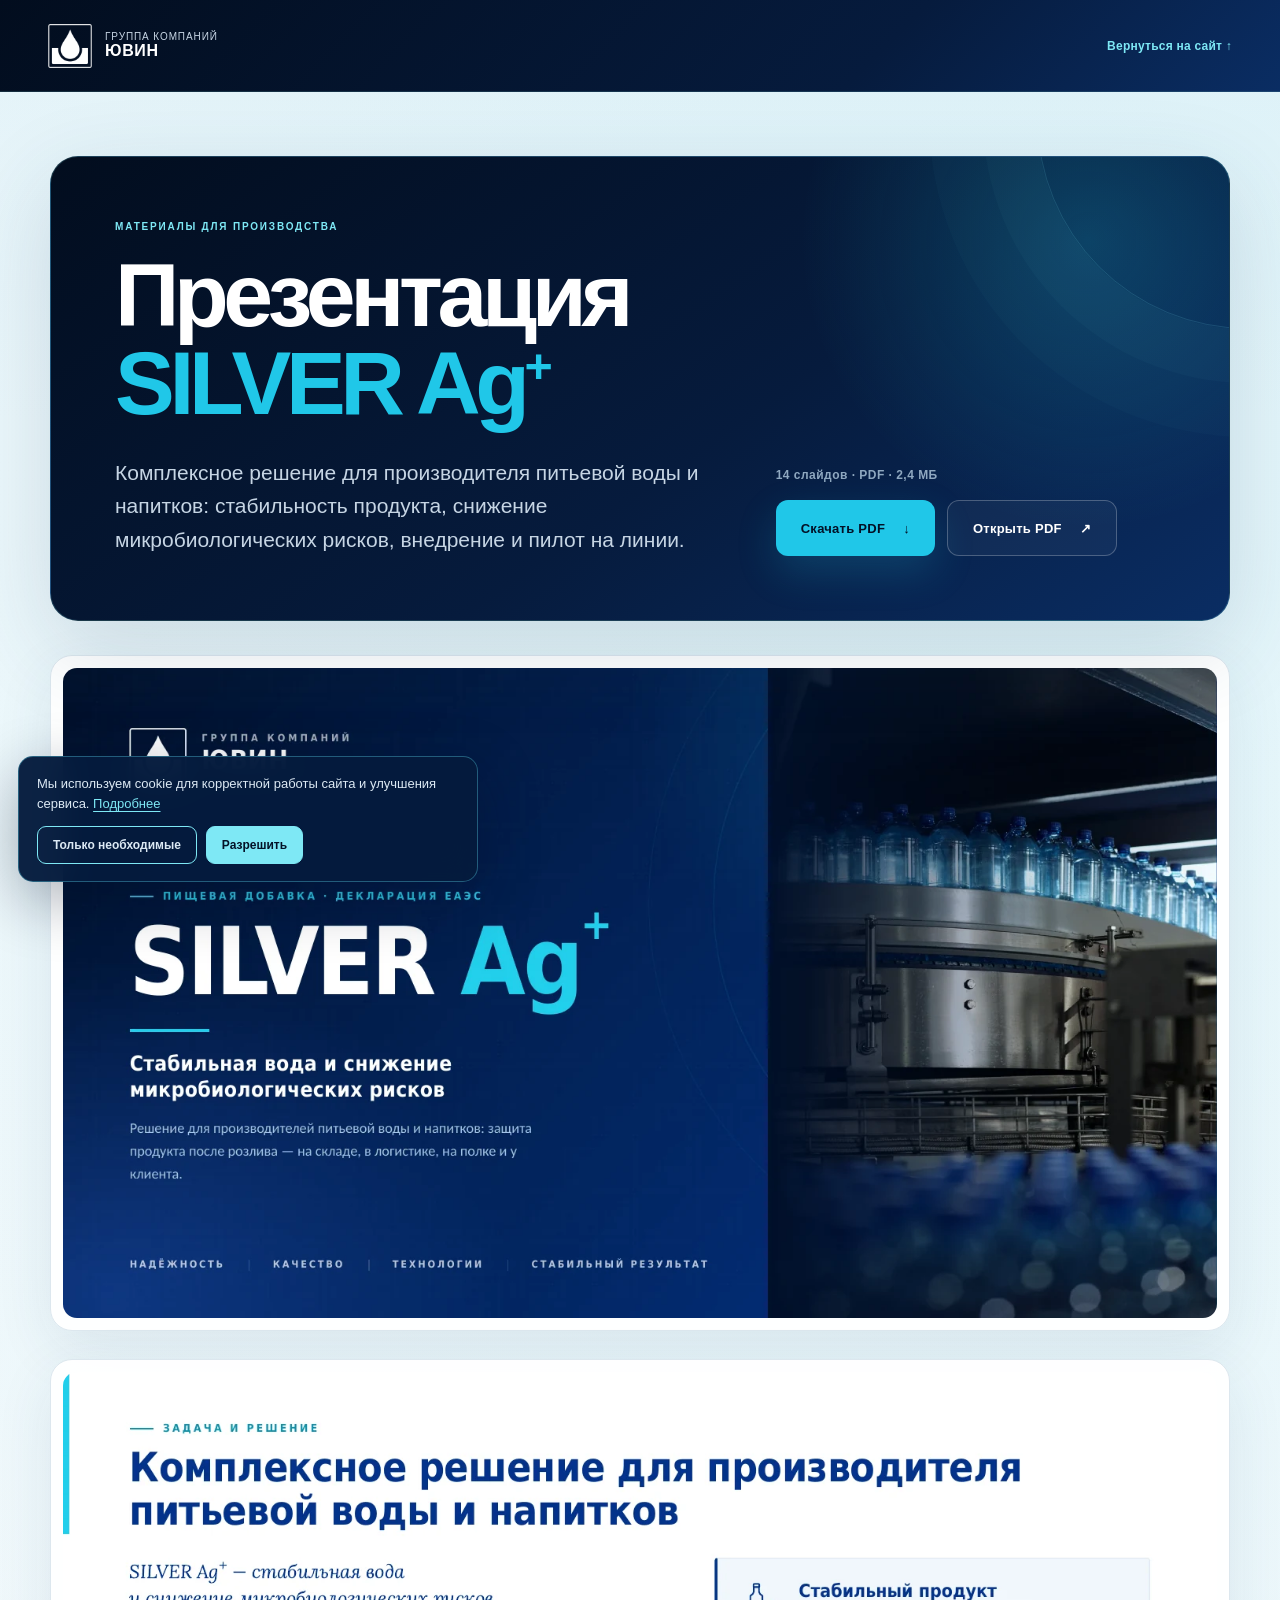
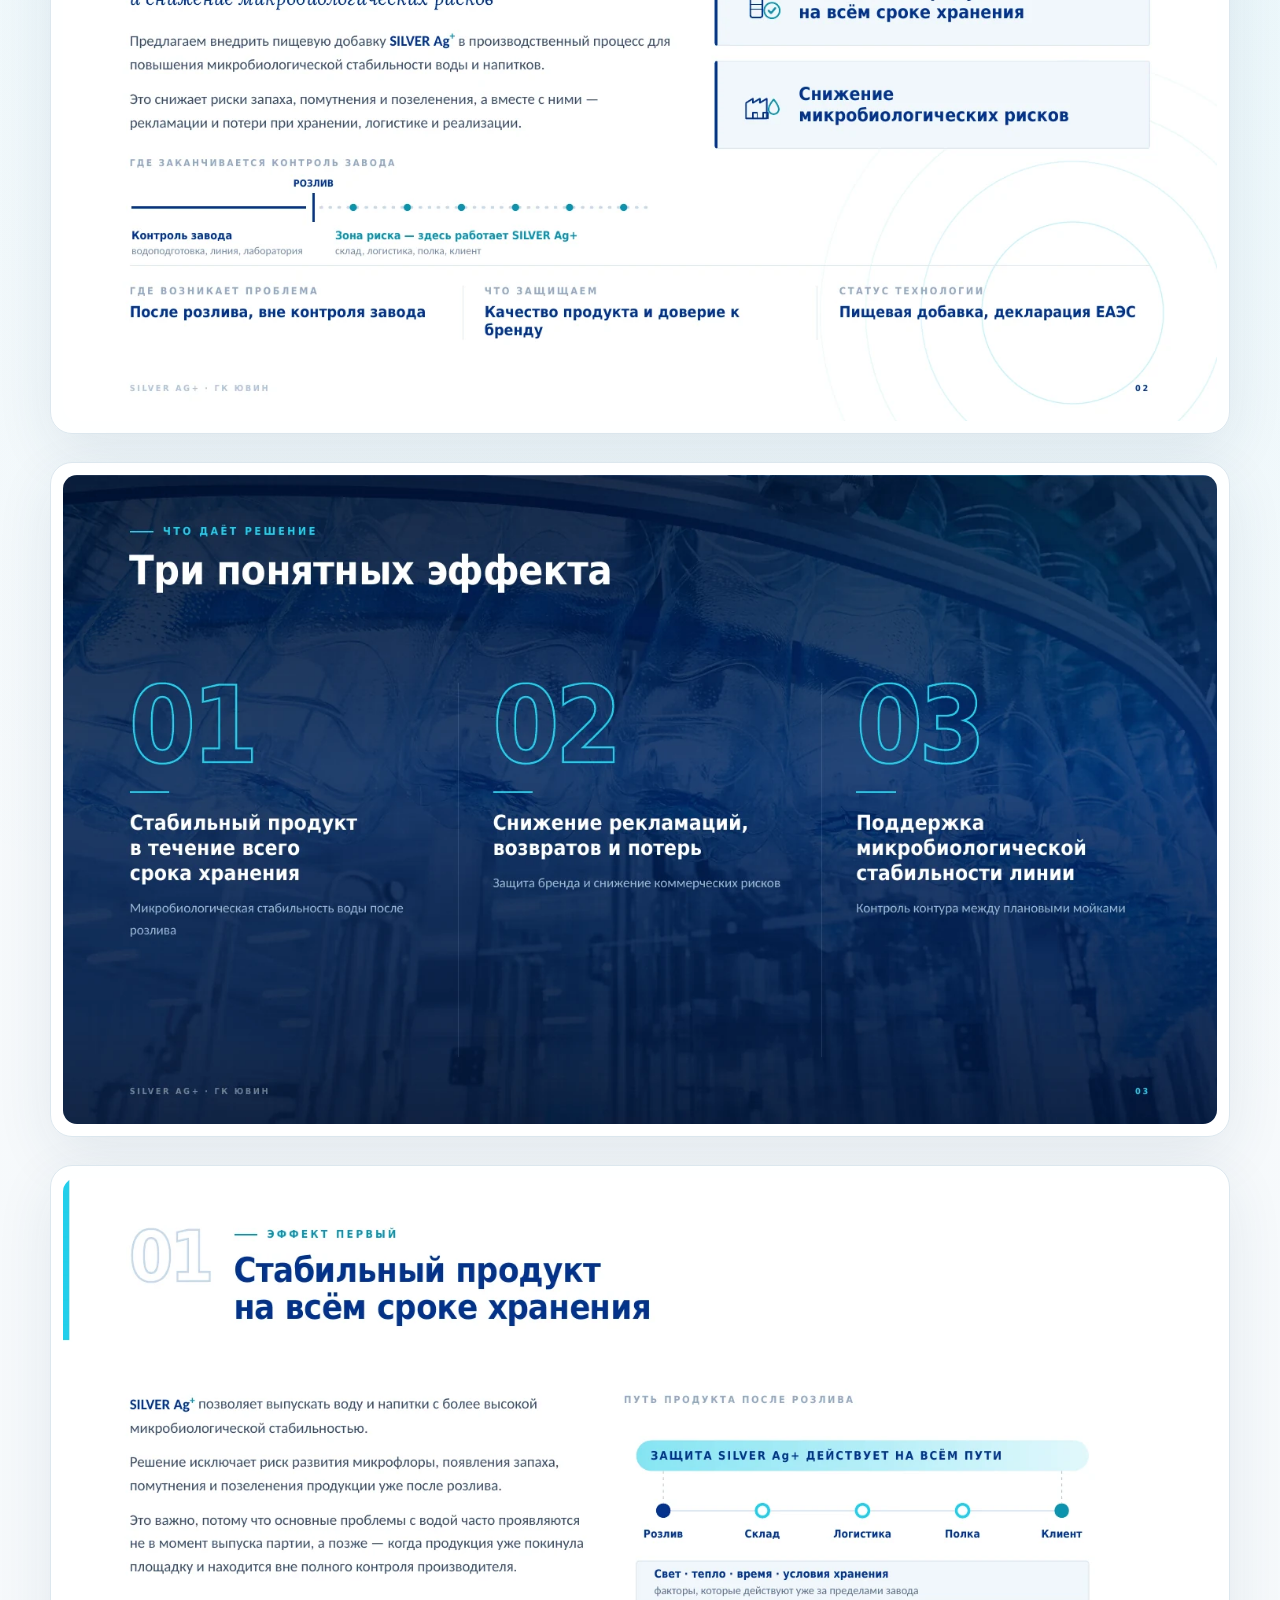
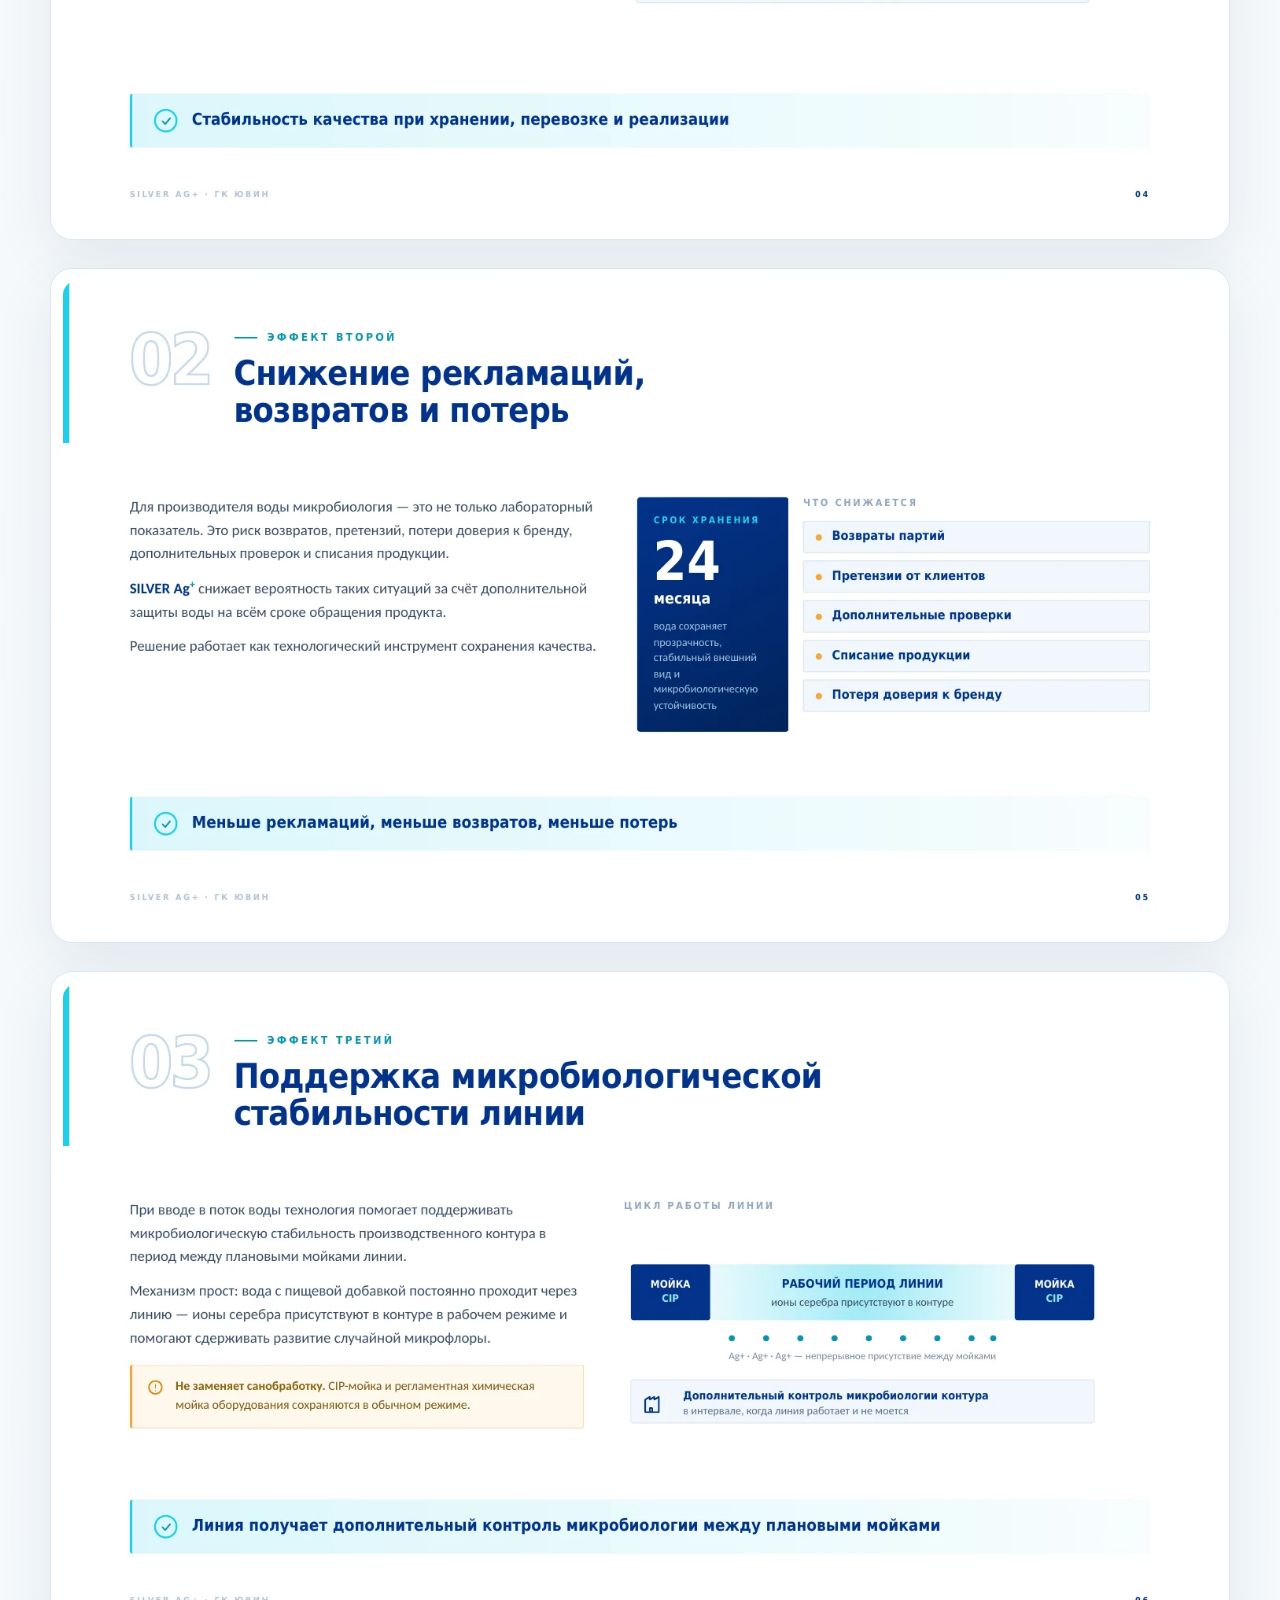
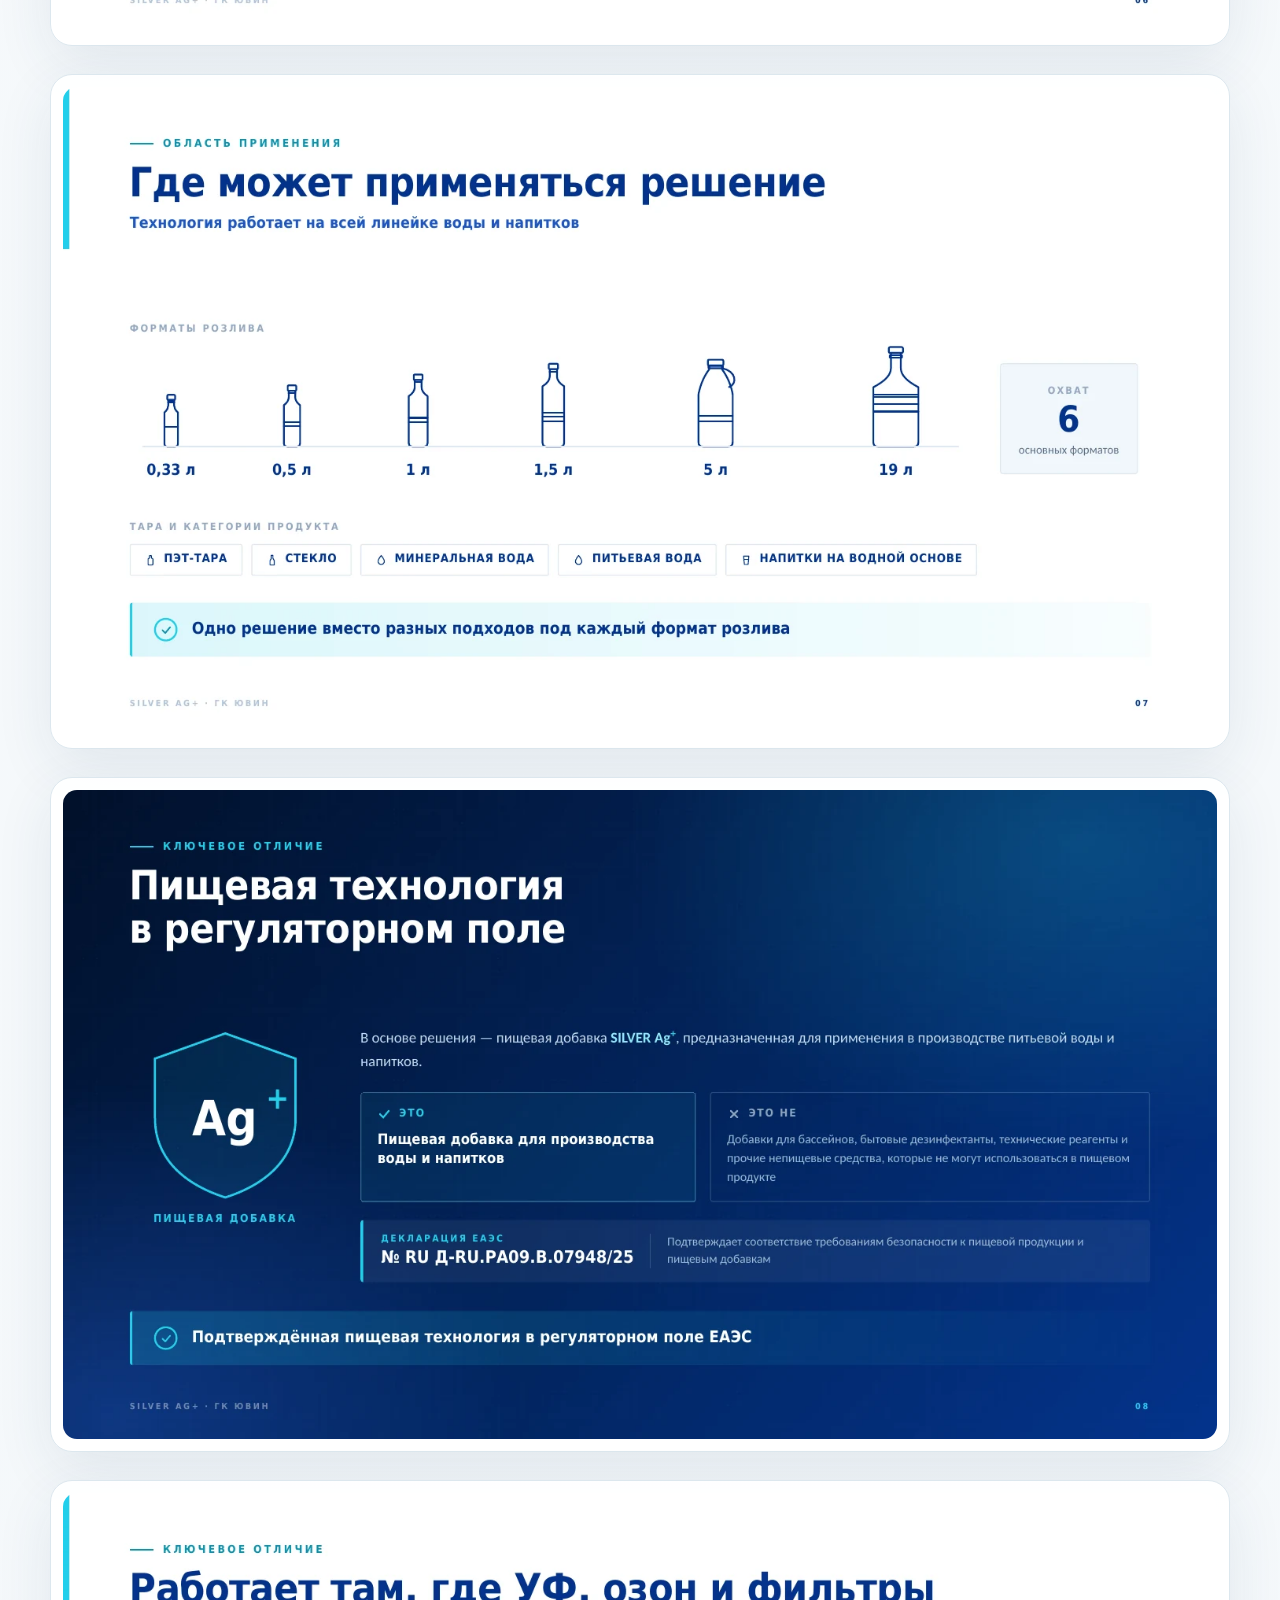
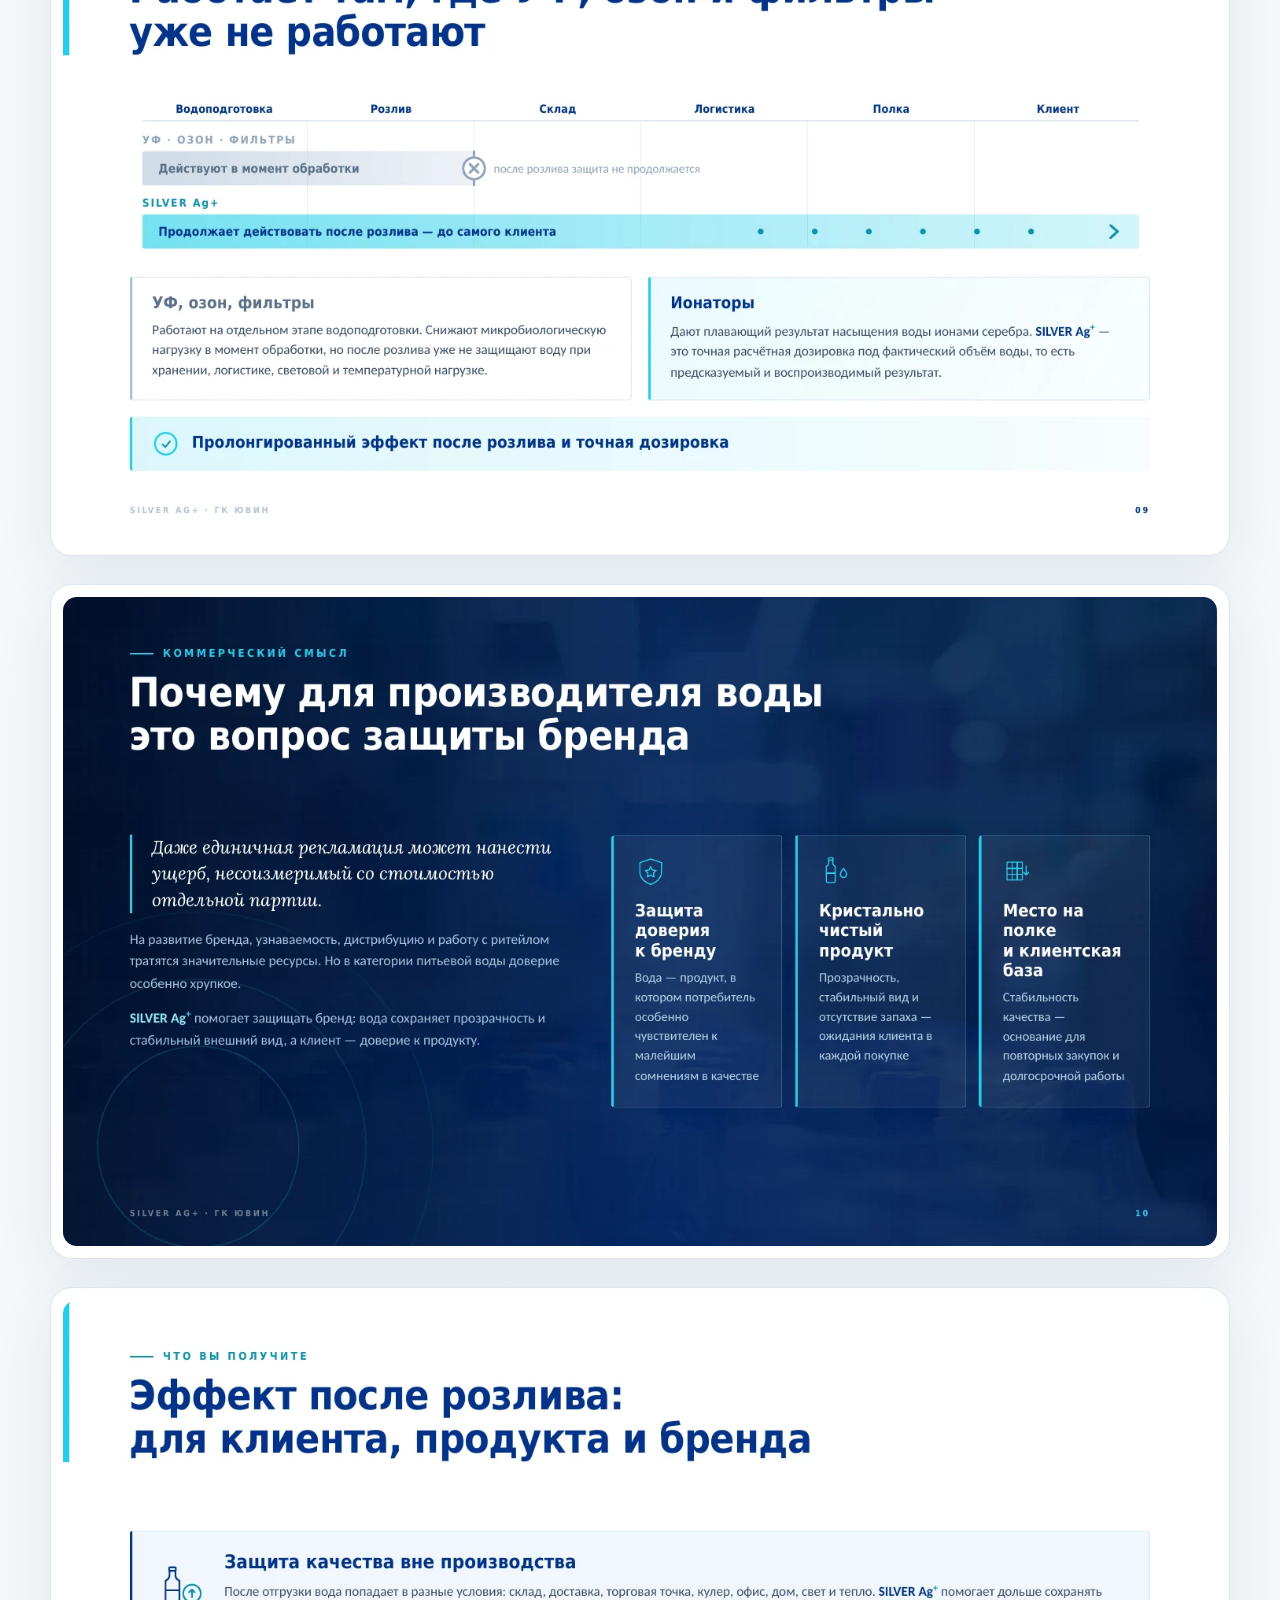
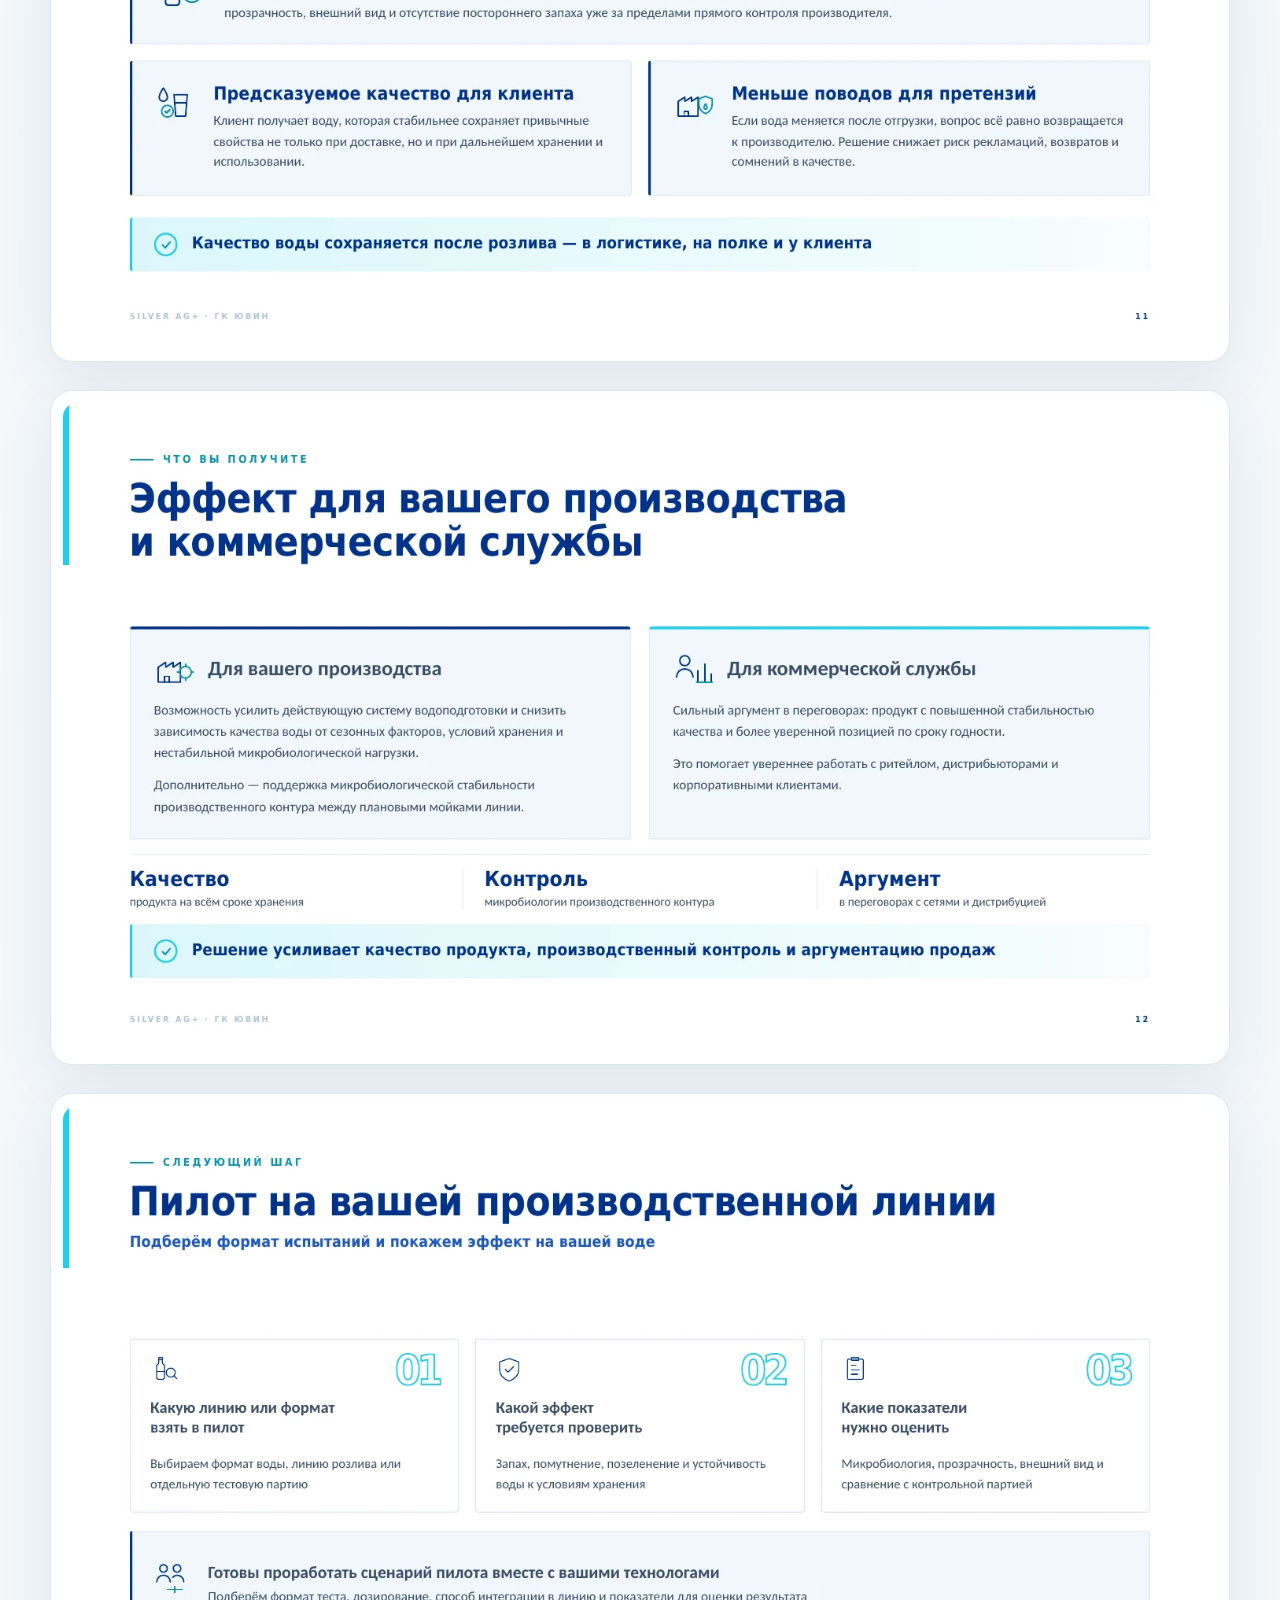
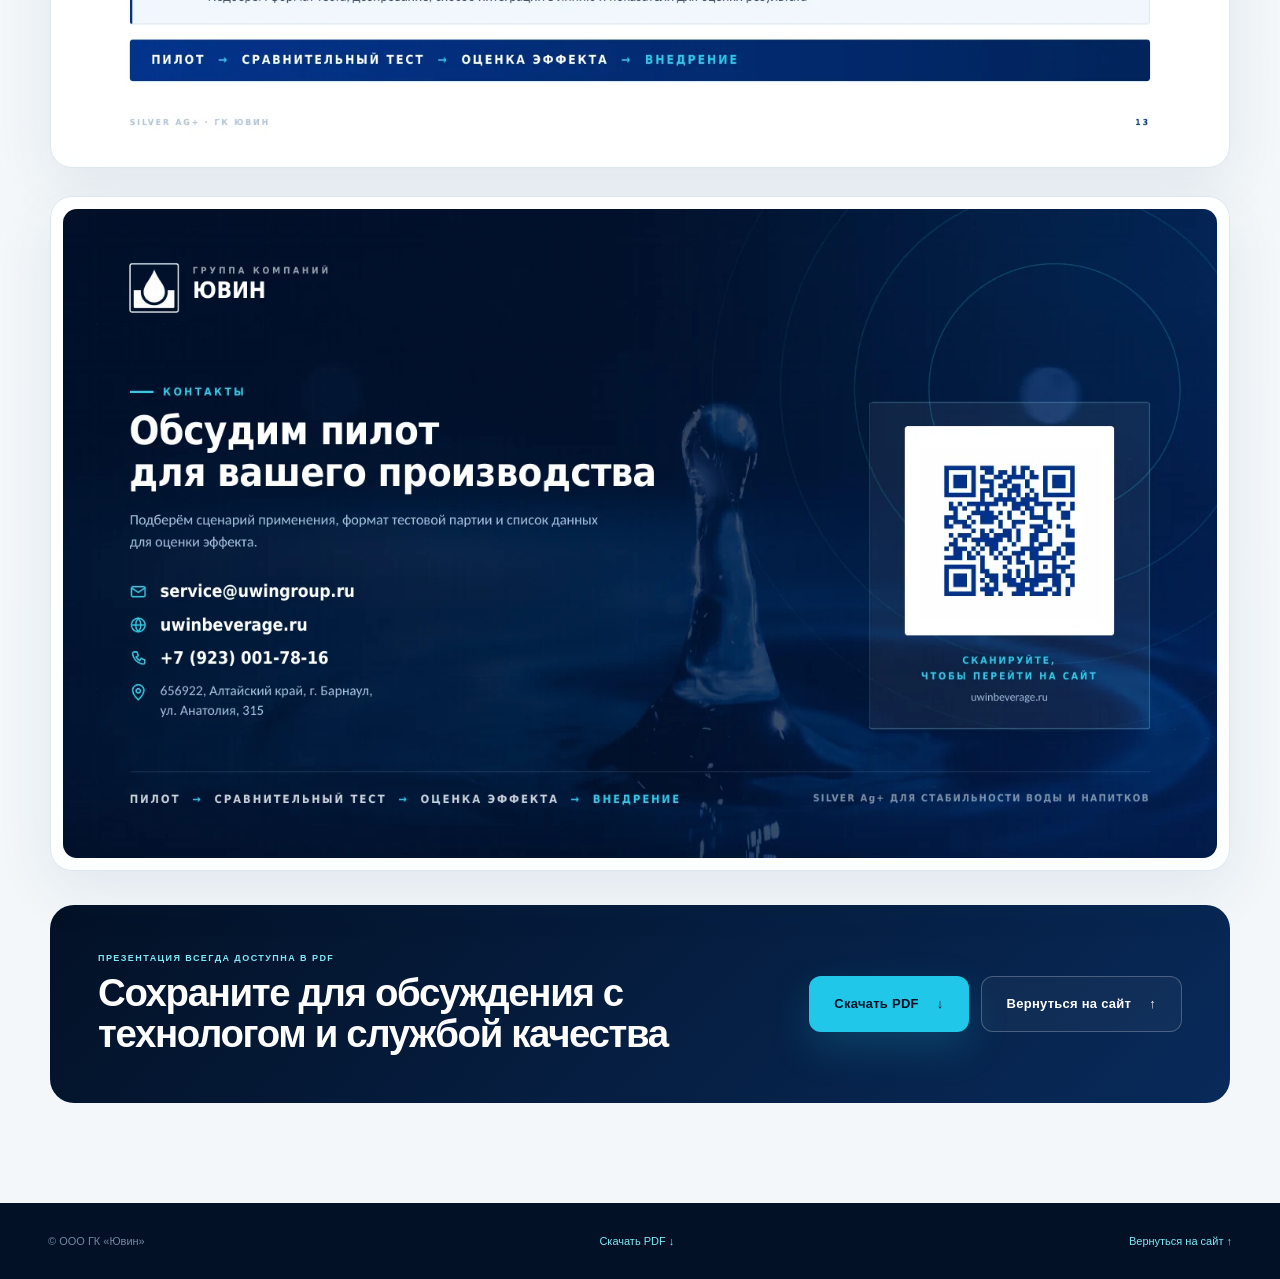
<file: presentation.html>
<!doctype html>
<html lang="ru">
<head>
  <meta charset="utf-8">
  <meta name="viewport" content="width=device-width, initial-scale=1">
  <title>Презентация SILVER Ag+ — Группа компаний «Ювин»</title>
  <meta name="description" content="Презентация пищевой добавки SILVER Ag+ для стабильности питьевой воды и напитков после розлива. Просмотр и скачивание PDF.">
  <meta name="robots" content="noindex, follow, noarchive">
  <meta name="theme-color" content="#061b3d">
  <link rel="canonical" href="https://uwinbeverage.ru/presentation.html">
  <link rel="icon" href="assets/uwin-group-logo-white.png" type="image/png">
  <link rel="stylesheet" href="styles.css?v=20260724-03">
  <script src="cookie-consent.js?v=20260724-05" defer></script>
</head>
<body class="presentation-page">
  <header class="presentation-header">
    <a class="brand" href="./" aria-label="Группа компаний Ювин — вернуться на главную">
      <img src="assets/uwin-group-logo-white.png" alt="">
      <span class="brand__company">Группа компаний<br><strong>Ювин</strong></span>
    </a>
    <a class="presentation-header__back" href="./">Вернуться на сайт ↑</a>
  </header>

  <main class="presentation-main">
    <section class="presentation-hero">
      <div>
        <p class="presentation-hero__kicker">Материалы для производства</p>
        <h1>Презентация<br><span>SILVER Ag<sup>+</sup></span></h1>
        <p class="presentation-hero__lead">Комплексное решение для производителя питьевой воды и напитков: стабильность продукта, снижение микробиологических рисков, внедрение и пилот на линии.</p>
      </div>
      <div class="presentation-hero__side">
        <p>14 слайдов · PDF · 2,4 МБ</p>
        <div class="presentation-actions">
          <a class="button button--primary" href="documents/silver-ag-presentation.pdf" download="Презентация SILVER Ag+.pdf">Скачать PDF <span>↓</span></a>
          <a class="button button--ghost" href="documents/silver-ag-presentation.pdf" target="_blank" rel="noopener">Открыть PDF <span>↗</span></a>
        </div>
      </div>
    </section>

    <section class="presentation-deck" aria-label="Слайды презентации SILVER Ag+">
      <figure class="presentation-slide">
        <img src="assets/presentation/slide-01.webp" alt="Обложка презентации SILVER Ag+" width="1467" height="825">
      </figure>
      <figure class="presentation-slide">
        <img src="assets/presentation/slide-02.webp" alt="Комплексное решение для производителя питьевой воды и напитков" width="1467" height="825" loading="lazy" decoding="async">
      </figure>
      <figure class="presentation-slide">
        <img src="assets/presentation/slide-03.webp" alt="Три понятных эффекта SILVER Ag+" width="1467" height="825" loading="lazy" decoding="async">
      </figure>
      <figure class="presentation-slide">
        <img src="assets/presentation/slide-04.webp" alt="Стабильный продукт на всём сроке хранения" width="1467" height="825" loading="lazy" decoding="async">
      </figure>
      <figure class="presentation-slide">
        <img src="assets/presentation/slide-05.webp" alt="Снижение рекламаций, возвратов и потерь" width="1467" height="825" loading="lazy" decoding="async">
      </figure>
      <figure class="presentation-slide">
        <img src="assets/presentation/slide-06.webp" alt="Поддержка микробиологической стабильности линии" width="1467" height="825" loading="lazy" decoding="async">
      </figure>
      <figure class="presentation-slide">
        <img src="assets/presentation/slide-07.webp" alt="Область применения решения SILVER Ag+" width="1467" height="825" loading="lazy" decoding="async">
      </figure>
      <figure class="presentation-slide">
        <img src="assets/presentation/slide-08.webp" alt="Пищевая технология в регуляторном поле" width="1467" height="825" loading="lazy" decoding="async">
      </figure>
      <figure class="presentation-slide">
        <img src="assets/presentation/slide-09.webp" alt="Работает там, где УФ, озон и фильтры уже не работают" width="1467" height="825" loading="lazy" decoding="async">
      </figure>
      <figure class="presentation-slide">
        <img src="assets/presentation/slide-10.webp" alt="Почему для производителя воды это вопрос защиты бренда" width="1467" height="825" loading="lazy" decoding="async">
      </figure>
      <figure class="presentation-slide">
        <img src="assets/presentation/slide-11.webp" alt="Эффект после розлива для клиента, продукта и бренда" width="1467" height="825" loading="lazy" decoding="async">
      </figure>
      <figure class="presentation-slide">
        <img src="assets/presentation/slide-12.webp" alt="Эффект для производства и коммерческой службы" width="1467" height="825" loading="lazy" decoding="async">
      </figure>
      <figure class="presentation-slide">
        <img src="assets/presentation/slide-13.webp" alt="Пилот на производственной линии" width="1467" height="825" loading="lazy" decoding="async">
      </figure>
      <figure class="presentation-slide">
        <img src="assets/presentation/slide-14.webp" alt="Обсудим пилот для вашего производства" width="1467" height="825" loading="lazy" decoding="async">
      </figure>
    </section>

    <section class="presentation-cta">
      <div>
        <p>Презентация всегда доступна в PDF</p>
        <h2>Сохраните для обсуждения с технологом и службой качества</h2>
      </div>
      <div class="presentation-actions">
        <a class="button button--primary" href="documents/silver-ag-presentation.pdf" download="Презентация SILVER Ag+.pdf">Скачать PDF <span>↓</span></a>
        <a class="button button--ghost" href="./">Вернуться на сайт <span>↑</span></a>
      </div>
    </section>
  </main>

  <footer class="presentation-footer">
    <span>© ООО ГК «Ювин»</span>
    <a href="documents/silver-ag-presentation.pdf" download="Презентация SILVER Ag+.pdf">Скачать PDF ↓</a>
    <a href="./">Вернуться на сайт ↑</a>
  </footer>
</body>
</html>
</file>
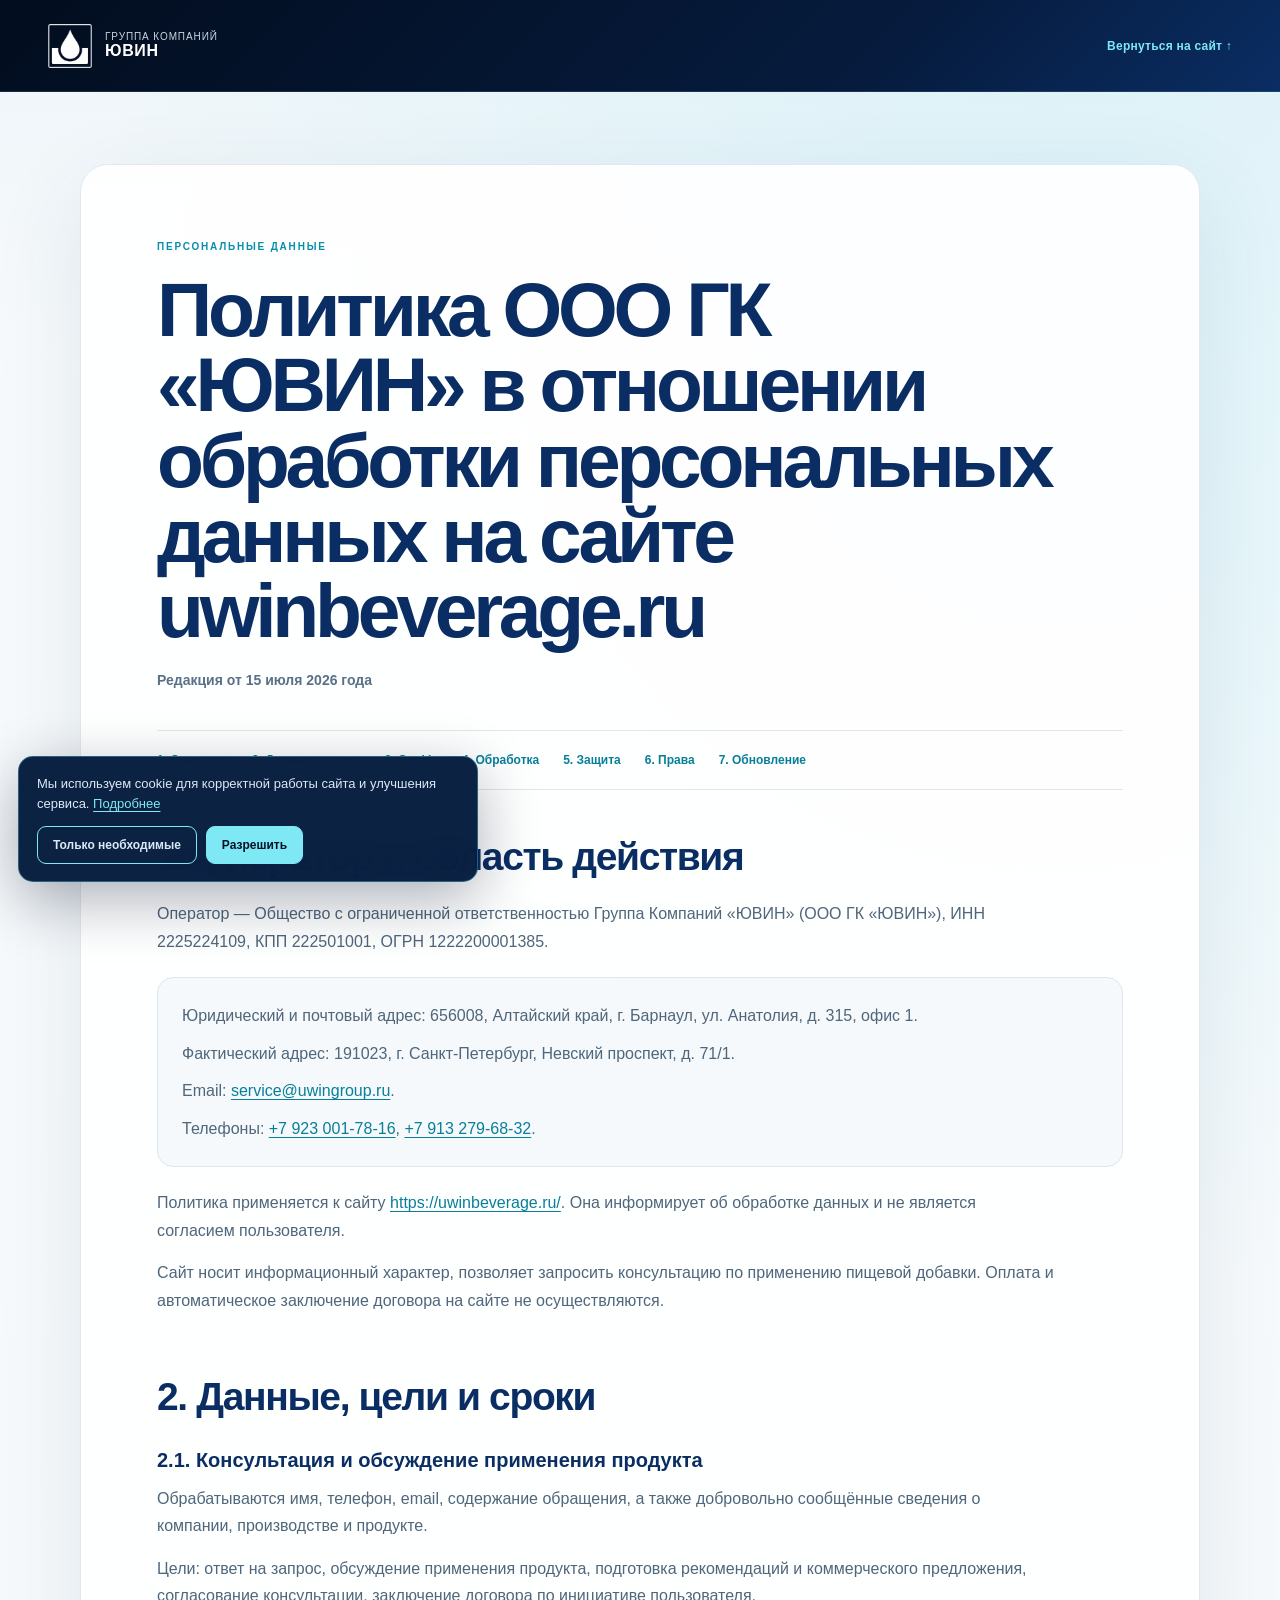
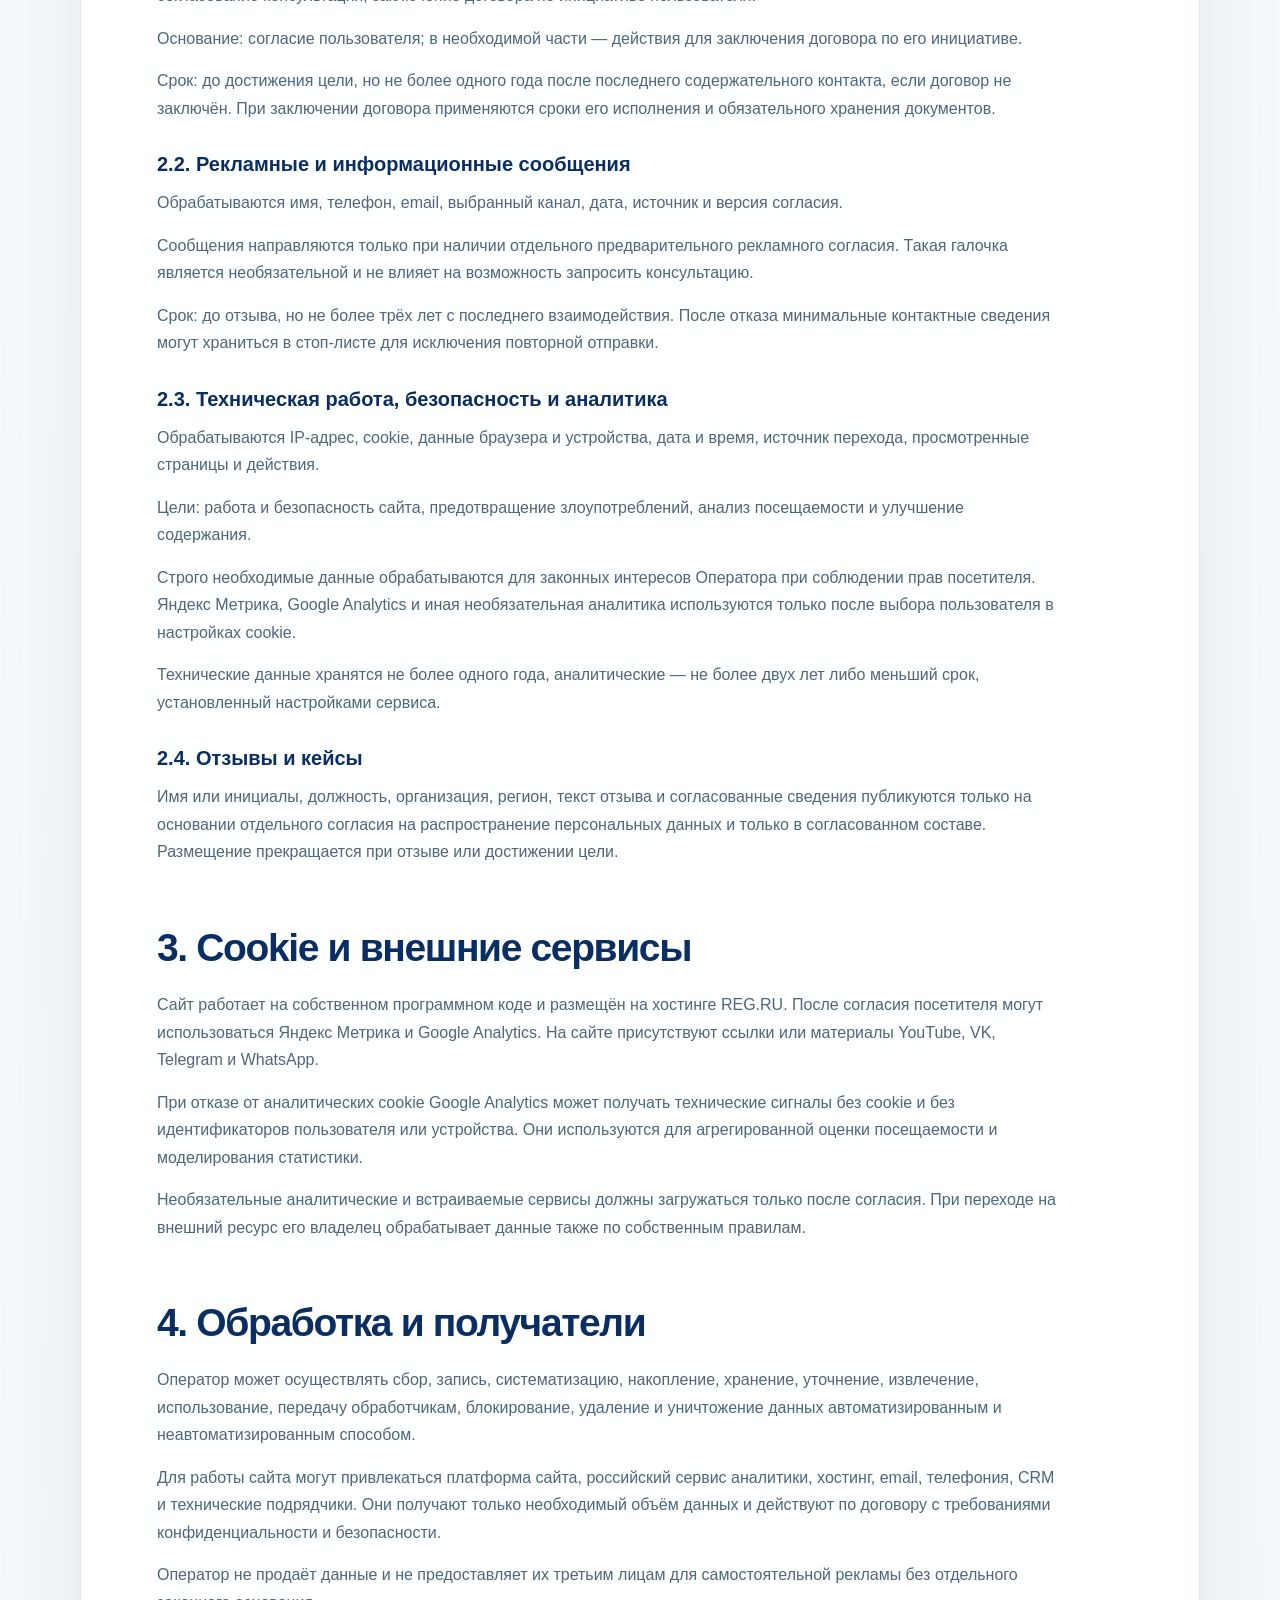
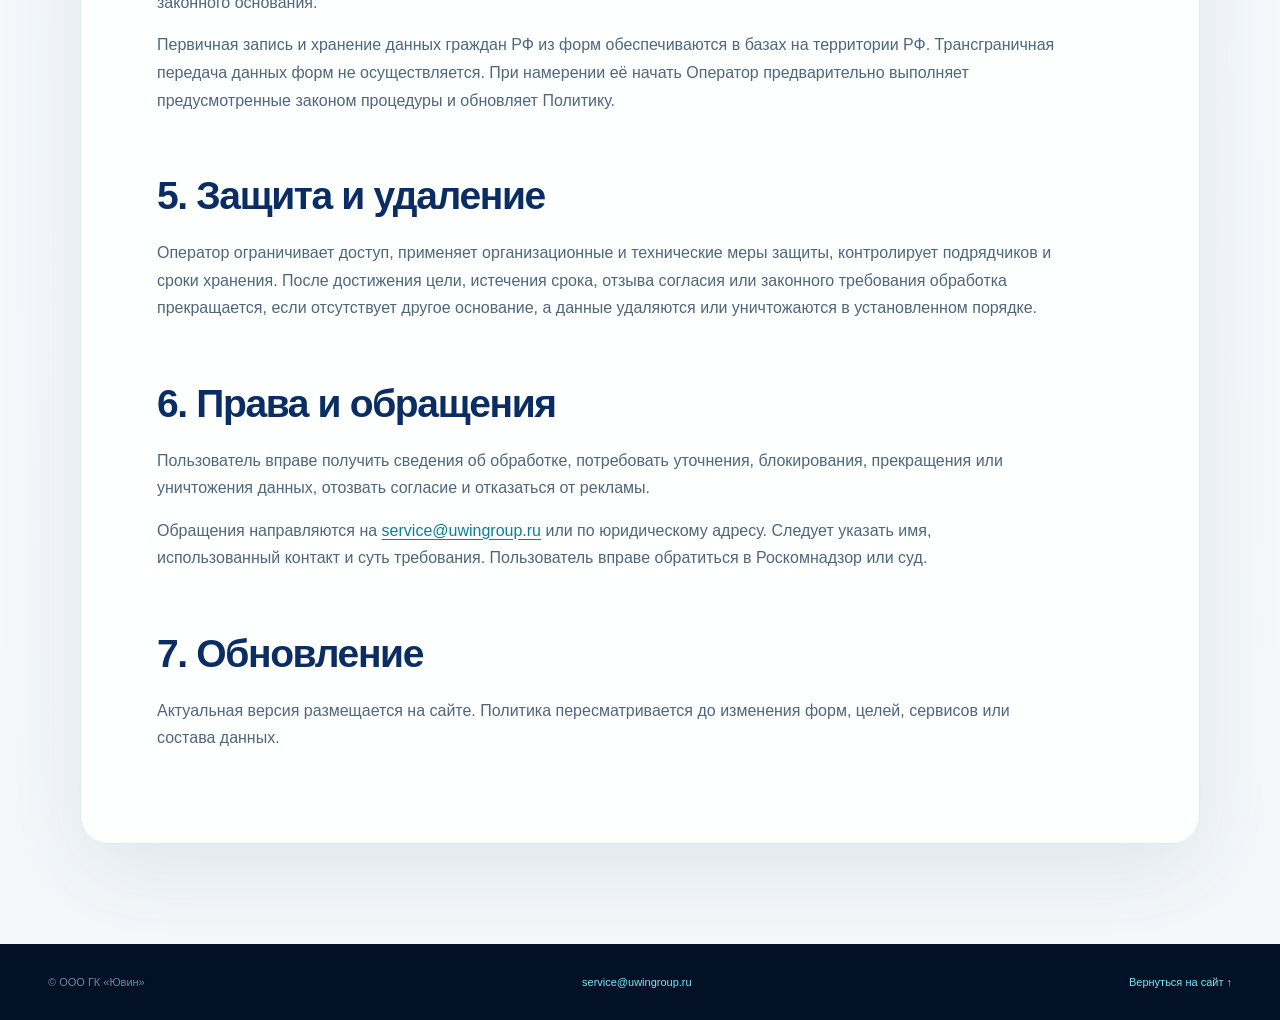
<file: privacy.html>
<!doctype html>
<html lang="ru">
<head>
  <meta charset="utf-8">
  <meta name="viewport" content="width=device-width, initial-scale=1">
  <title>Политика обработки персональных данных — ООО ГК «ЮВИН»</title>
  <meta name="description" content="Политика ООО ГК «ЮВИН» в отношении обработки персональных данных на сайте uwinbeverage.ru.">
  <meta name="robots" content="noindex, follow, noarchive">
  <meta name="theme-color" content="#061b3d">
  <link rel="canonical" href="https://uwinbeverage.ru/privacy.html">
  <link rel="icon" href="assets/uwin-group-logo-white.png" type="image/png">
  <link rel="stylesheet" href="styles.css?v=20260724-03">
  <script src="cookie-consent.js?v=20260724-05" defer></script>
</head>
<body class="privacy-page">
  <header class="privacy-header">
    <a class="brand" href="./" aria-label="Группа компаний Ювин — вернуться на главную">
      <img src="assets/uwin-group-logo-white.png" alt="">
      <span class="brand__company">Группа компаний<br><strong>Ювин</strong></span>
    </a>
    <a class="privacy-header__back" href="./">Вернуться на сайт ↑</a>
  </header>

  <main class="privacy-main">
    <article class="privacy-card">
      <p class="privacy-card__kicker">Персональные данные</p>
      <h1>Политика ООО ГК «ЮВИН» в отношении обработки персональных данных на сайте uwinbeverage.ru</h1>
      <p class="privacy-card__date">Редакция от 15 июля 2026 года</p>

      <nav class="privacy-nav" aria-label="Разделы политики">
        <a href="#operator">1. Оператор</a>
        <a href="#data">2. Данные и сроки</a>
        <a href="#cookie">3. Cookie</a>
        <a href="#processing">4. Обработка</a>
        <a href="#protection">5. Защита</a>
        <a href="#rights">6. Права</a>
        <a href="#updates">7. Обновление</a>
      </nav>

      <div class="privacy-content">
        <section id="operator">
          <h2>1. Оператор и область действия</h2>
          <p>Оператор — Общество с ограниченной ответственностью Группа Компаний «ЮВИН» (ООО ГК «ЮВИН»), ИНН 2225224109, КПП 222501001, ОГРН 1222200001385.</p>
          <div class="privacy-details">
            <p>Юридический и почтовый адрес: 656008, Алтайский край, г. Барнаул, ул. Анатолия, д. 315, офис 1.</p>
            <p>Фактический адрес: 191023, г. Санкт-Петербург, Невский проспект, д. 71/1.</p>
            <p>Email: <a href="mailto:service@uwingroup.ru">service@uwingroup.ru</a>.</p>
            <p>Телефоны: <a href="tel:+79230017816">+7 923 001-78-16</a>, <a href="tel:+79132796832">+7 913 279-68-32</a>.</p>
          </div>
          <p>Политика применяется к сайту <a href="https://uwinbeverage.ru/">https://uwinbeverage.ru/</a>. Она информирует об обработке данных и не является согласием пользователя.</p>
          <p>Сайт носит информационный характер, позволяет запросить консультацию по применению пищевой добавки. Оплата и автоматическое заключение договора на сайте не осуществляются.</p>
        </section>

        <section id="data">
          <h2>2. Данные, цели и сроки</h2>

          <h3>2.1. Консультация и обсуждение применения продукта</h3>
          <p>Обрабатываются имя, телефон, email, содержание обращения, а также добровольно сообщённые сведения о компании, производстве и продукте.</p>
          <p>Цели: ответ на запрос, обсуждение применения продукта, подготовка рекомендаций и коммерческого предложения, согласование консультации, заключение договора по инициативе пользователя.</p>
          <p>Основание: согласие пользователя; в необходимой части — действия для заключения договора по его инициативе.</p>
          <p>Срок: до достижения цели, но не более одного года после последнего содержательного контакта, если договор не заключён. При заключении договора применяются сроки его исполнения и обязательного хранения документов.</p>

          <h3>2.2. Рекламные и информационные сообщения</h3>
          <p>Обрабатываются имя, телефон, email, выбранный канал, дата, источник и версия согласия.</p>
          <p>Сообщения направляются только при наличии отдельного предварительного рекламного согласия. Такая галочка является необязательной и не влияет на возможность запросить консультацию.</p>
          <p>Срок: до отзыва, но не более трёх лет с последнего взаимодействия. После отказа минимальные контактные сведения могут храниться в стоп-листе для исключения повторной отправки.</p>

          <h3>2.3. Техническая работа, безопасность и аналитика</h3>
          <p>Обрабатываются IP-адрес, cookie, данные браузера и устройства, дата и время, источник перехода, просмотренные страницы и действия.</p>
          <p>Цели: работа и безопасность сайта, предотвращение злоупотреблений, анализ посещаемости и улучшение содержания.</p>
          <p>Строго необходимые данные обрабатываются для законных интересов Оператора при соблюдении прав посетителя. Яндекс Метрика, Google Analytics и иная необязательная аналитика используются только после выбора пользователя в настройках cookie.</p>
          <p>Технические данные хранятся не более одного года, аналитические — не более двух лет либо меньший срок, установленный настройками сервиса.</p>

          <h3>2.4. Отзывы и кейсы</h3>
          <p>Имя или инициалы, должность, организация, регион, текст отзыва и согласованные сведения публикуются только на основании отдельного согласия на распространение персональных данных и только в согласованном составе. Размещение прекращается при отзыве или достижении цели.</p>
        </section>

        <section id="cookie">
          <h2>3. Cookie и внешние сервисы</h2>
          <p>Сайт работает на собственном программном коде и размещён на хостинге REG.RU. После согласия посетителя могут использоваться Яндекс Метрика и Google Analytics. На сайте присутствуют ссылки или материалы YouTube, VK, Telegram и WhatsApp.</p>
          <p>При отказе от аналитических cookie Google Analytics может получать технические сигналы без cookie и без идентификаторов пользователя или устройства. Они используются для агрегированной оценки посещаемости и моделирования статистики.</p>
          <p>Необязательные аналитические и встраиваемые сервисы должны загружаться только после согласия. При переходе на внешний ресурс его владелец обрабатывает данные также по собственным правилам.</p>
        </section>

        <section id="processing">
          <h2>4. Обработка и получатели</h2>
          <p>Оператор может осуществлять сбор, запись, систематизацию, накопление, хранение, уточнение, извлечение, использование, передачу обработчикам, блокирование, удаление и уничтожение данных автоматизированным и неавтоматизированным способом.</p>
          <p>Для работы сайта могут привлекаться платформа сайта, российский сервис аналитики, хостинг, email, телефония, CRM и технические подрядчики. Они получают только необходимый объём данных и действуют по договору с требованиями конфиденциальности и безопасности.</p>
          <p>Оператор не продаёт данные и не предоставляет их третьим лицам для самостоятельной рекламы без отдельного законного основания.</p>
          <p>Первичная запись и хранение данных граждан РФ из форм обеспечиваются в базах на территории РФ. Трансграничная передача данных форм не осуществляется. При намерении её начать Оператор предварительно выполняет предусмотренные законом процедуры и обновляет Политику.</p>
        </section>

        <section id="protection">
          <h2>5. Защита и удаление</h2>
          <p>Оператор ограничивает доступ, применяет организационные и технические меры защиты, контролирует подрядчиков и сроки хранения. После достижения цели, истечения срока, отзыва согласия или законного требования обработка прекращается, если отсутствует другое основание, а данные удаляются или уничтожаются в установленном порядке.</p>
        </section>

        <section id="rights">
          <h2>6. Права и обращения</h2>
          <p>Пользователь вправе получить сведения об обработке, потребовать уточнения, блокирования, прекращения или уничтожения данных, отозвать согласие и отказаться от рекламы.</p>
          <p>Обращения направляются на <a href="mailto:service@uwingroup.ru">service@uwingroup.ru</a> или по юридическому адресу. Следует указать имя, использованный контакт и суть требования. Пользователь вправе обратиться в Роскомнадзор или суд.</p>
        </section>

        <section id="updates">
          <h2>7. Обновление</h2>
          <p>Актуальная версия размещается на сайте. Политика пересматривается до изменения форм, целей, сервисов или состава данных.</p>
        </section>
      </div>
    </article>
  </main>

  <footer class="privacy-footer">
    <span>© ООО ГК «Ювин»</span>
    <a href="mailto:service@uwingroup.ru">service@uwingroup.ru</a>
    <a href="./">Вернуться на сайт ↑</a>
  </footer>
</body>
</html>
</file>
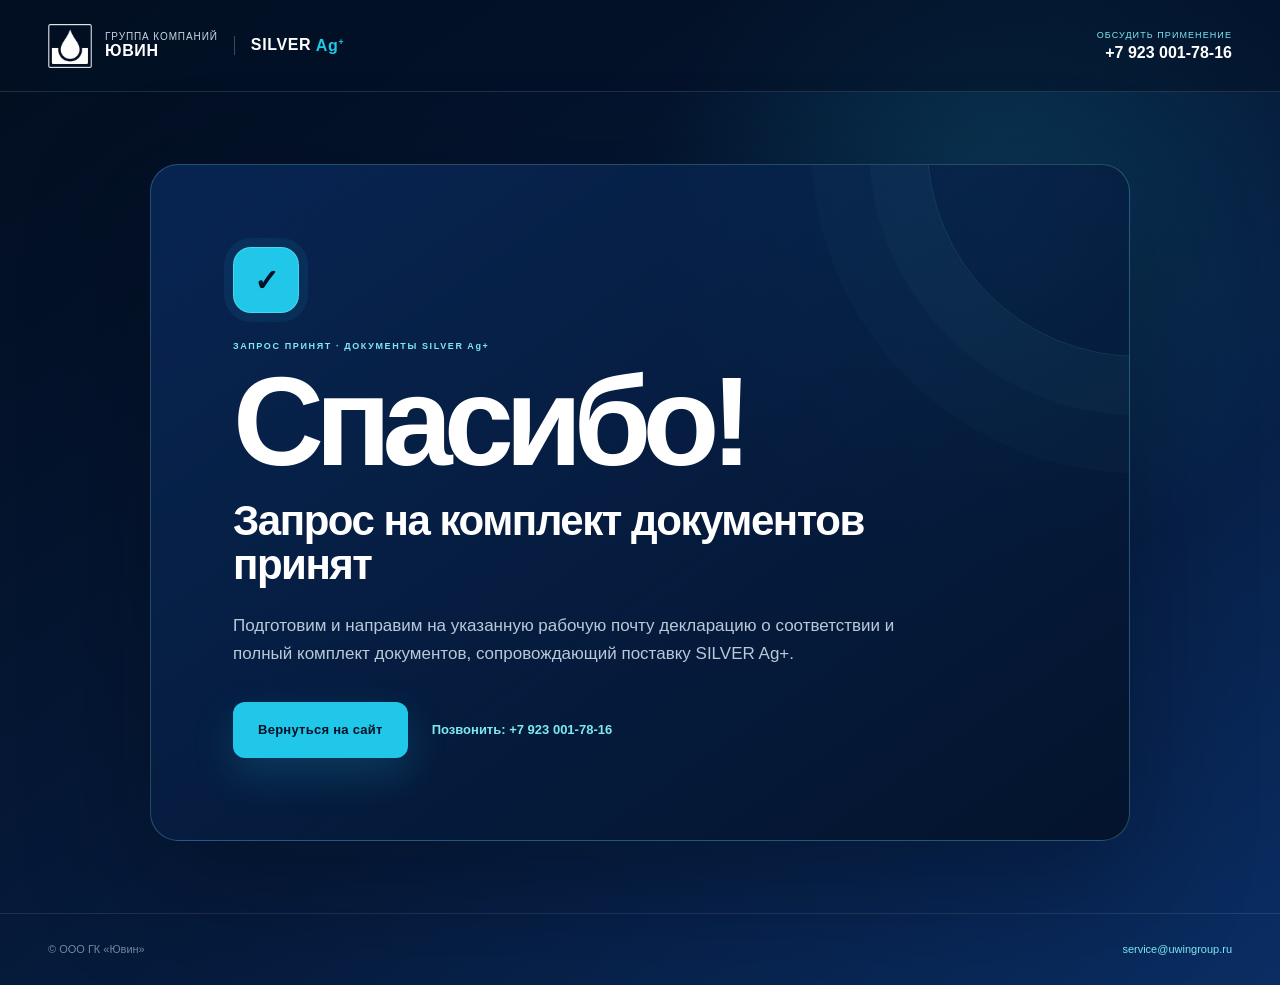
<file: thanks-documents.html>
<!doctype html>
<html lang="ru">
<head>
  <meta charset="utf-8">
  <meta name="viewport" content="width=device-width, initial-scale=1">
  <title>Спасибо — запрос на комплект документов SILVER Ag+ принят</title>
  <meta name="description" content="Запрос на комплект документов SILVER Ag+ принят.">
  <meta name="robots" content="noindex, nofollow, noarchive">
  <meta name="theme-color" content="#061b3d">
  <link rel="icon" href="assets/uwin-group-logo-white.png" type="image/png">
  <link rel="stylesheet" href="styles.css?v=20260723-05">
</head>
<body class="thank-you-page">
  <header class="thank-you-header">
    <a class="brand" href="./" aria-label="SILVER Ag+ — вернуться на главную">
      <img src="assets/uwin-group-logo-white.png" alt="">
      <span class="brand__company">Группа компаний<br><strong>Ювин</strong></span>
      <span class="brand__product">SILVER <b>Ag<sup>+</sup></b></span>
    </a>
    <a class="thank-you-header__phone" href="tel:+79230017816">
      <span>Обсудить применение</span>
      <strong>+7 923 001-78-16</strong>
    </a>
  </header>

  <main class="thank-you-main">
    <section class="thank-you-card" aria-labelledby="thank-you-title">
      <div class="thank-you-card__signal" aria-hidden="true"><span>✓</span></div>
      <p>ЗАПРОС ПРИНЯТ · ДОКУМЕНТЫ SILVER Ag+</p>
      <h1 id="thank-you-title">Спасибо!</h1>
      <h2>Запрос на комплект документов принят</h2>
      <p class="thank-you-card__lead">Подготовим и направим на указанную рабочую почту декларацию о соответствии и полный комплект документов, сопровождающий поставку SILVER Ag+.</p>
      <div class="thank-you-card__actions">
        <a class="button button--primary" href="./">Вернуться на сайт</a>
        <a class="thank-you-card__phone" href="tel:+79230017816">Позвонить: +7 923 001-78-16</a>
      </div>
    </section>
  </main>

  <footer class="thank-you-footer">
    <span>© ООО ГК «Ювин»</span>
    <a href="mailto:service@uwingroup.ru">service@uwingroup.ru</a>
  </footer>
</body>
</html>
</file>
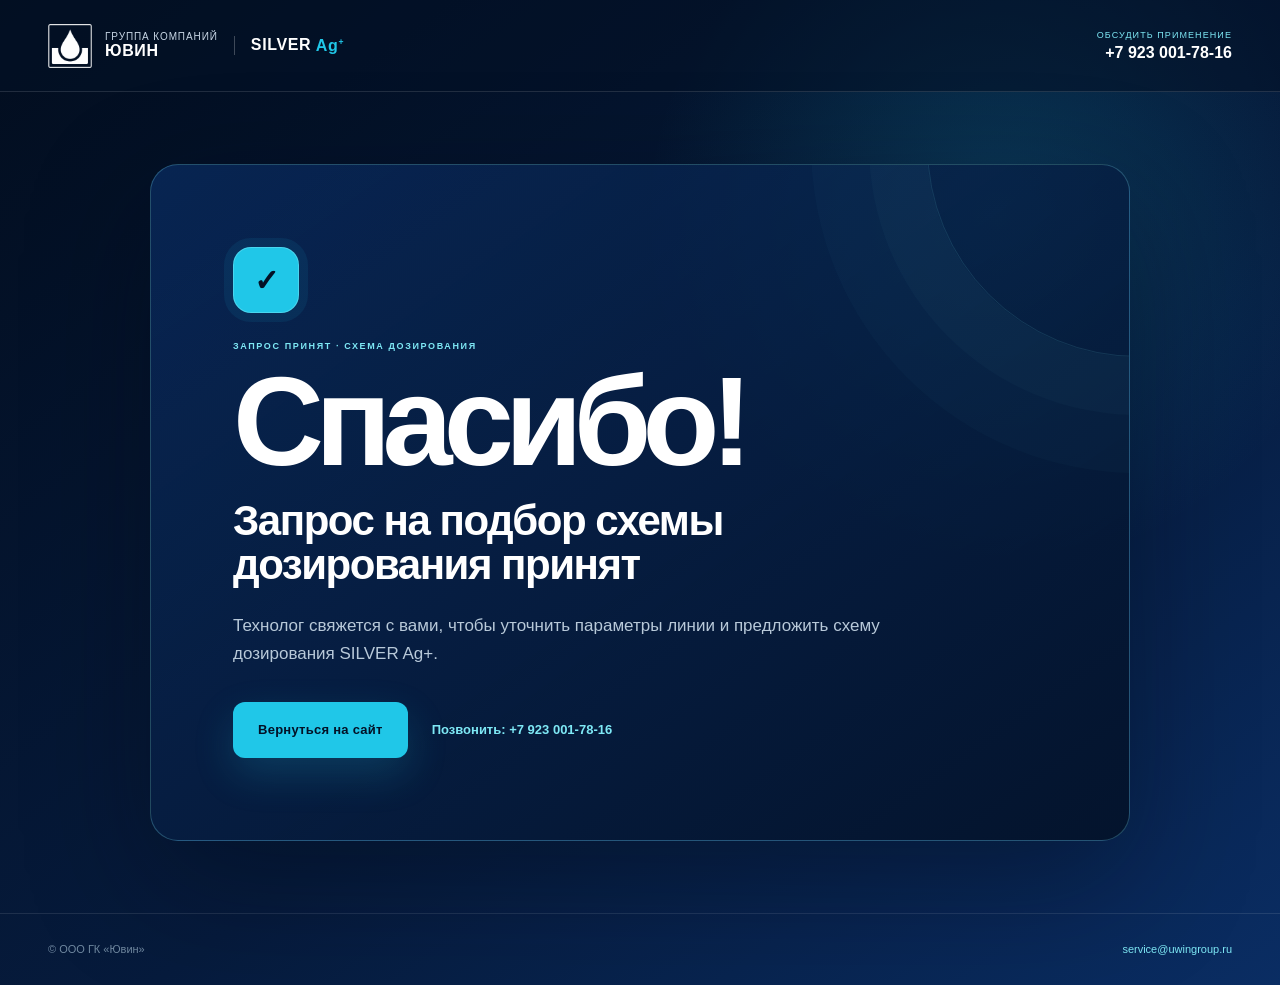
<file: thanks-scheme.html>
<!doctype html>
<html lang="ru">
<head>
  <meta charset="utf-8">
  <meta name="viewport" content="width=device-width, initial-scale=1">
  <title>Спасибо — запрос на подбор схемы дозирования SILVER Ag+ принят</title>
  <meta name="description" content="Запрос на подбор схемы дозирования SILVER Ag+ принят.">
  <meta name="robots" content="noindex, nofollow, noarchive">
  <meta name="theme-color" content="#061b3d">
  <link rel="icon" href="assets/uwin-group-logo-white.png" type="image/png">
  <link rel="stylesheet" href="styles.css?v=20260723-04">
</head>
<body class="thank-you-page">
  <header class="thank-you-header">
    <a class="brand" href="./" aria-label="SILVER Ag+ — вернуться на главную">
      <img src="assets/uwin-group-logo-white.png" alt="">
      <span class="brand__company">Группа компаний<br><strong>Ювин</strong></span>
      <span class="brand__product">SILVER <b>Ag<sup>+</sup></b></span>
    </a>
    <a class="thank-you-header__phone" href="tel:+79230017816">
      <span>Обсудить применение</span>
      <strong>+7 923 001-78-16</strong>
    </a>
  </header>

  <main class="thank-you-main">
    <section class="thank-you-card" aria-labelledby="thank-you-title">
      <div class="thank-you-card__signal" aria-hidden="true"><span>✓</span></div>
      <p>ЗАПРОС ПРИНЯТ · СХЕМА ДОЗИРОВАНИЯ</p>
      <h1 id="thank-you-title">Спасибо!</h1>
      <h2>Запрос на подбор схемы дозирования принят</h2>
      <p class="thank-you-card__lead">Технолог свяжется с вами, чтобы уточнить параметры линии и предложить схему дозирования SILVER Ag+.</p>
      <div class="thank-you-card__actions">
        <a class="button button--primary" href="./">Вернуться на сайт</a>
        <a class="thank-you-card__phone" href="tel:+79230017816">Позвонить: +7 923 001-78-16</a>
      </div>
    </section>
  </main>

  <footer class="thank-you-footer">
    <span>© ООО ГК «Ювин»</span>
    <a href="mailto:service@uwingroup.ru">service@uwingroup.ru</a>
  </footer>
</body>
</html>
</file>
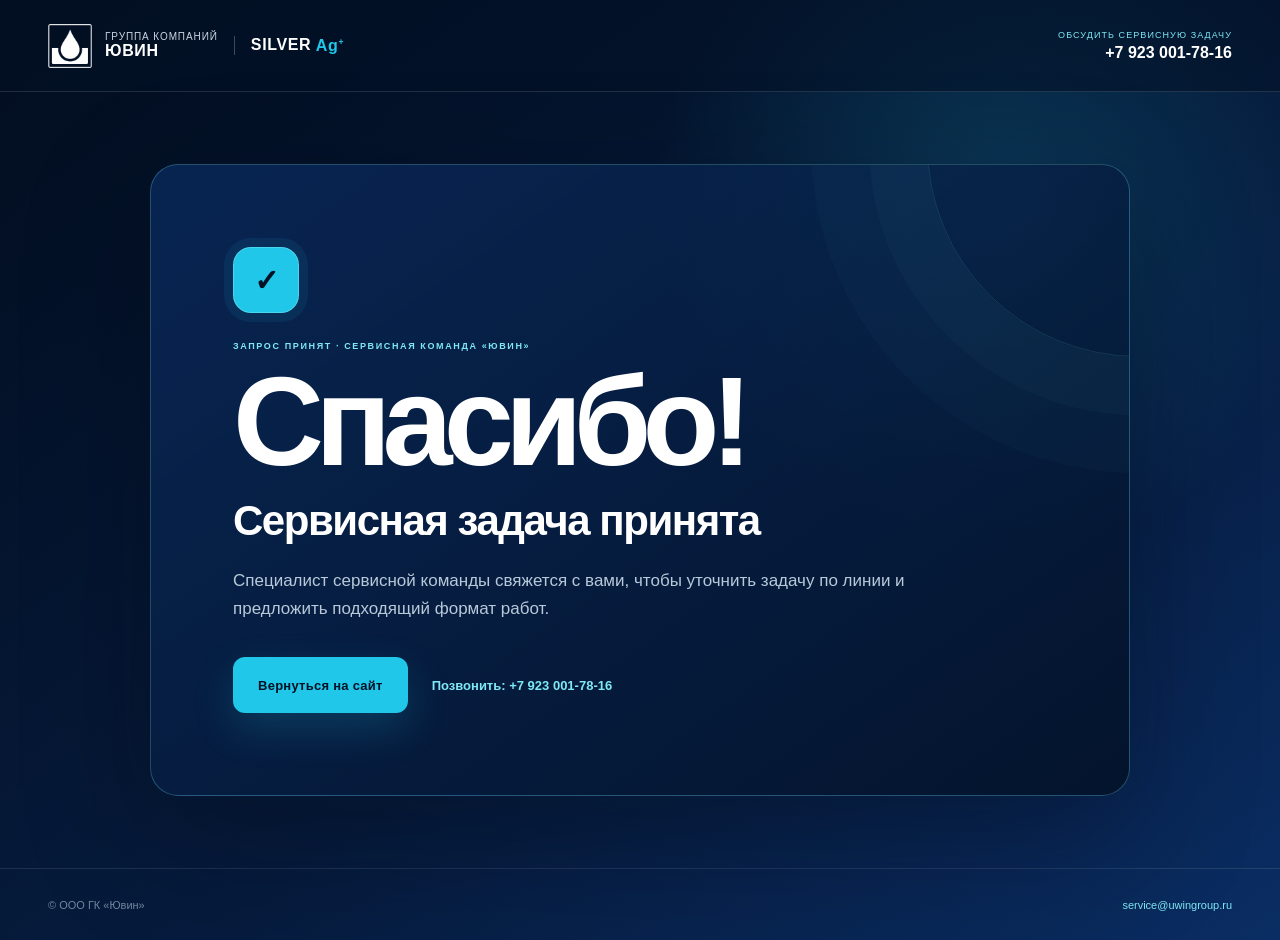
<file: thanks-service.html>
<!doctype html>
<html lang="ru">
<head>
  <meta charset="utf-8">
  <meta name="viewport" content="width=device-width, initial-scale=1">
  <title>Спасибо — сервисная задача принята</title>
  <meta name="description" content="Сервисная задача для команды ГК «Ювин» принята.">
  <meta name="robots" content="noindex, nofollow, noarchive">
  <meta name="theme-color" content="#061b3d">
  <link rel="icon" href="assets/uwin-group-logo-white.png" type="image/png">
  <link rel="stylesheet" href="styles.css?v=20260723-12">
</head>
<body class="thank-you-page">
  <header class="thank-you-header">
    <a class="brand" href="./" aria-label="Группа компаний Ювин — вернуться на главную">
      <img src="assets/uwin-group-logo-white.png" alt="">
      <span class="brand__company">Группа компаний<br><strong>Ювин</strong></span>
      <span class="brand__product">SILVER <b>Ag<sup>+</sup></b></span>
    </a>
    <a class="thank-you-header__phone" href="tel:+79230017816">
      <span>Обсудить сервисную задачу</span>
      <strong>+7 923 001-78-16</strong>
    </a>
  </header>

  <main class="thank-you-main">
    <section class="thank-you-card" aria-labelledby="thank-you-title">
      <div class="thank-you-card__signal" aria-hidden="true"><span>✓</span></div>
      <p>ЗАПРОС ПРИНЯТ · СЕРВИСНАЯ КОМАНДА «ЮВИН»</p>
      <h1 id="thank-you-title">Спасибо!</h1>
      <h2>Сервисная задача принята</h2>
      <p class="thank-you-card__lead">Специалист сервисной команды свяжется с вами, чтобы уточнить задачу по линии и предложить подходящий формат работ.</p>
      <div class="thank-you-card__actions">
        <a class="button button--primary" href="./">Вернуться на сайт</a>
        <a class="thank-you-card__phone" href="tel:+79230017816">Позвонить: +7 923 001-78-16</a>
      </div>
    </section>
  </main>

  <footer class="thank-you-footer">
    <span>© ООО ГК «Ювин»</span>
    <a href="mailto:service@uwingroup.ru">service@uwingroup.ru</a>
  </footer>
</body>
</html>
</file>
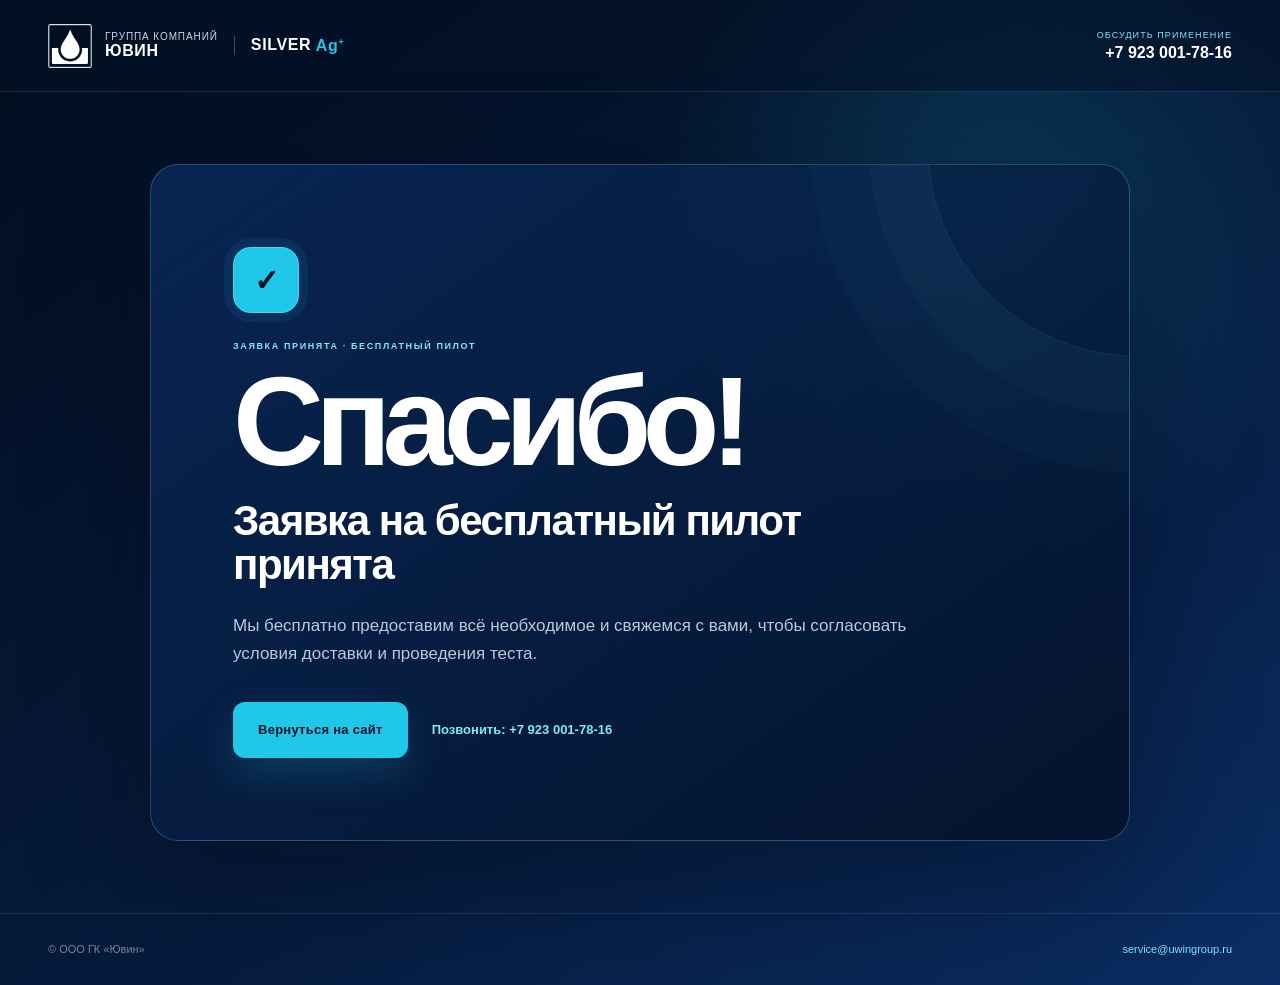
<file: thanks.html>
<!doctype html>
<html lang="ru">
<head>
  <meta charset="utf-8">
  <meta name="viewport" content="width=device-width, initial-scale=1">
  <title>Спасибо — заявка на пилот SILVER Ag+ принята</title>
  <meta name="description" content="Заявка на бесплатный пилот SILVER Ag+ принята.">
  <meta name="robots" content="noindex, nofollow, noarchive">
  <meta name="theme-color" content="#061b3d">
  <link rel="icon" href="assets/uwin-group-logo-white.png" type="image/png">
  <link rel="stylesheet" href="styles.css?v=20260723-03">
</head>
<body class="thank-you-page">
  <header class="thank-you-header">
    <a class="brand" href="./" aria-label="SILVER Ag+ — вернуться на главную">
      <img src="assets/uwin-group-logo-white.png" alt="">
      <span class="brand__company">Группа компаний<br><strong>Ювин</strong></span>
      <span class="brand__product">SILVER <b>Ag<sup>+</sup></b></span>
    </a>
    <a class="thank-you-header__phone" href="tel:+79230017816">
      <span>Обсудить применение</span>
      <strong>+7 923 001-78-16</strong>
    </a>
  </header>

  <main class="thank-you-main">
    <section class="thank-you-card" aria-labelledby="thank-you-title">
      <div class="thank-you-card__signal" aria-hidden="true"><span>✓</span></div>
      <p>ЗАЯВКА ПРИНЯТА · БЕСПЛАТНЫЙ ПИЛОТ</p>
      <h1 id="thank-you-title">Спасибо!</h1>
      <h2>Заявка на бесплатный пилот принята</h2>
      <p class="thank-you-card__lead">Мы бесплатно предоставим всё необходимое и свяжемся с вами, чтобы согласовать условия доставки и проведения теста.</p>
      <div class="thank-you-card__actions">
        <a class="button button--primary" href="./">Вернуться на сайт</a>
        <a class="thank-you-card__phone" href="tel:+79230017816">Позвонить: +7 923 001-78-16</a>
      </div>
    </section>
  </main>

  <footer class="thank-you-footer">
    <span>© ООО ГК «Ювин»</span>
    <a href="mailto:service@uwingroup.ru">service@uwingroup.ru</a>
  </footer>
</body>
</html>
</file>
<file: styles.css>
:root {
  --navy-950: #031126;
  --navy-900: #061b3d;
  --navy-800: #0a2d63;
  --blue-700: #0c4194;
  --cyan-500: #20c7e8;
  --cyan-300: #7ee8f5;
  --silver-100: #f3f6f9;
  --silver-200: #e1e8ef;
  --silver-400: #aab8c9;
  --ink: #0a1b32;
  --muted: #566a82;
  --white: #ffffff;
  --line: rgba(117, 151, 185, 0.25);
  --wrap: min(1440px, calc(100vw - 96px));
  --radius: 22px;
  --ease: cubic-bezier(.2, .75, .2, 1);
}

* { box-sizing: border-box; }
html { scroll-behavior: smooth; scroll-padding-top: 92px; }
body {
  margin: 0;
  color: var(--ink);
  background: var(--silver-100);
  font-family: Inter, "Segoe UI", Arial, sans-serif;
  -webkit-font-smoothing: antialiased;
}

a { color: inherit; text-decoration: none; }
button, input, textarea, select { font: inherit; }
sup { font-size: .54em; vertical-align: super; }
.wrap { width: var(--wrap); margin: 0 auto; }
.section { min-height: 100vh; padding: 118px 0; position: relative; overflow: hidden; }
.skip-link { position: fixed; left: 18px; top: -100px; z-index: 100; background: var(--white); padding: 12px 18px; border-radius: 8px; }
.skip-link:focus { top: 18px; }

.site-header {
  position: fixed;
  inset: 0 0 auto;
  z-index: 20;
  height: 92px;
  padding: 0 max(48px, calc((100vw - 1440px) / 2));
  display: grid;
  grid-template-columns: auto 1fr auto;
  align-items: center;
  gap: 48px;
  color: var(--white);
  border-bottom: 1px solid rgba(255,255,255,.12);
  background: rgba(3,17,38,.76);
  backdrop-filter: blur(18px);
}

.brand { display: flex; align-items: center; gap: 13px; min-width: max-content; }
.brand img { width: 44px; height: 44px; object-fit: contain; }
.brand__company { font-size: 10px; line-height: 1.12; letter-spacing: .09em; text-transform: uppercase; color: #c7d5e4; }
.brand__company strong { font-size: 16px; color: var(--white); letter-spacing: .04em; }
.brand__product { padding-left: 16px; margin-left: 3px; border-left: 1px solid rgba(255,255,255,.24); font-size: 16px; letter-spacing: .04em; font-weight: 700; }
.brand__product b { color: var(--cyan-500); }
.site-nav { display: flex; align-items: center; justify-content: center; gap: clamp(22px, 3vw, 48px); }
.site-nav a { color: #c4d2e1; font-size: 13px; letter-spacing: .04em; transition: color .2s ease; }
.site-nav a:hover, .site-nav a:focus-visible { color: var(--cyan-300); }
.nav-presentation-row { display: flex; align-items: baseline; gap: 6px; }
.site-nav .nav-pdf-link { color: var(--cyan-300); font-size: 8px; font-weight: 850; letter-spacing: .1em; white-space: nowrap; }
.site-nav__contacts { display: none; }
.header-contact { display: flex; flex-direction: column; align-items: flex-end; gap: 4px; }
.header-contact span { color: var(--cyan-300); font-size: 10px; letter-spacing: .12em; text-transform: uppercase; }
.header-contact strong { font-size: 16px; }
.header-contact__icon { width: 19px; height: 19px; display: none; fill: none; stroke: currentColor; stroke-width: 2; stroke-linecap: round; stroke-linejoin: round; }
.menu-toggle { width: 46px; height: 46px; padding: 0; display: none; place-items: center; align-content: center; gap: 5px; border: 1px solid rgba(126,232,245,.34); border-radius: 12px; color: var(--white); background: rgba(7,31,65,.72); cursor: pointer; }
.menu-toggle:focus-visible { outline: 2px solid var(--cyan-300); outline-offset: 2px; }
.menu-toggle span { width: 20px; height: 2px; display: block; border-radius: 3px; background: currentColor; transition: transform .25s var(--ease), opacity .2s ease; }
.site-header.is-menu-open .menu-toggle span:nth-child(1) { transform: translateY(7px) rotate(45deg); }
.site-header.is-menu-open .menu-toggle span:nth-child(2) { opacity: 0; }
.site-header.is-menu-open .menu-toggle span:nth-child(3) { transform: translateY(-7px) rotate(-45deg); }
body.menu-open { overflow: hidden; }

.hero {
  position: relative;
  min-height: 100vh;
  padding: 146px 0 80px;
  color: var(--white);
  overflow: hidden;
  background:
    radial-gradient(circle at 79% 26%, rgba(32,199,232,.18), transparent 29%),
    linear-gradient(135deg, var(--navy-950) 0%, var(--navy-900) 50%, #072a5d 100%);
}
.hero::before {
  content: "";
  position: absolute;
  width: 760px;
  height: 760px;
  right: -270px;
  bottom: -430px;
  border: 1px solid rgba(126,232,245,.2);
  border-radius: 50%;
  box-shadow: 0 0 0 120px rgba(126,232,245,.035), 0 0 0 240px rgba(126,232,245,.025);
}
.hero__grid-overlay, .effects__mesh {
  position: absolute;
  inset: 0;
  opacity: .13;
  pointer-events: none;
  background-image:
    linear-gradient(rgba(126,232,245,.22) 1px, transparent 1px),
    linear-gradient(90deg, rgba(126,232,245,.22) 1px, transparent 1px);
  background-size: 72px 72px;
  mask-image: linear-gradient(to bottom, transparent, #000 24%, #000 72%, transparent);
}
.hero__content { display: grid; grid-template-columns: minmax(0, 1.02fr) minmax(430px, .98fr); align-items: center; gap: clamp(54px, 7vw, 120px); position: relative; z-index: 2; }
.hero__copy { min-width: 0; }
.section-kicker { margin: 0 0 24px; color: var(--cyan-300); font-size: 11px; line-height: 1.2; font-weight: 800; letter-spacing: .24em; text-transform: uppercase; }
.section-kicker::before { content: ""; display: inline-block; width: 38px; height: 2px; margin: 0 14px 3px 0; background: currentColor; }
.section-kicker--blue { color: #0a91b0; }
.hero h1 { margin: 0; max-width: 760px; font-size: clamp(62px, 6vw, 112px); line-height: .9; letter-spacing: -.065em; font-weight: 760; }
.hero h1 span { color: var(--cyan-500); }
.mobile-break { display: none; }
.hero__lead { max-width: 720px; margin: 34px 0 0; color: #d1ddea; font-size: clamp(18px, 1.55vw, 24px); line-height: 1.55; }
.hero__actions { display: flex; gap: 14px; margin: 38px 0 44px; }
.button { min-height: 56px; padding: 0 25px; border-radius: 12px; display: inline-flex; align-items: center; justify-content: center; gap: 18px; font-size: 13px; font-weight: 750; letter-spacing: .02em; transition: transform .25s var(--ease), background .25s ease, border-color .25s ease; }
.button:hover, .button:focus-visible { transform: translateY(-2px); }
.button--primary { color: var(--navy-950); background: var(--cyan-500); box-shadow: 0 16px 40px rgba(32,199,232,.18); }
.button--primary:hover { background: #5de1f3; }
.button--ghost { border: 1px solid rgba(255,255,255,.24); color: var(--white); background: rgba(255,255,255,.04); }
.button--ghost:hover { border-color: var(--cyan-300); }
.button--light { color: var(--navy-950); background: var(--white); }
.hero__metrics { display: grid; grid-template-columns: repeat(3, 1fr); max-width: 740px; margin: 0; padding: 0; border-top: 1px solid rgba(255,255,255,.14); }
.hero__metrics div { padding: 24px 20px 0 0; }
.hero__metrics div + div { padding-left: 24px; border-left: 1px solid rgba(255,255,255,.14); }
.hero__metrics dt { color: var(--white); font-size: clamp(22px, 2vw, 32px); font-weight: 750; letter-spacing: -.04em; }
.hero__metrics dd { margin: 7px 0 0; color: #94a9bd; font-size: 12px; }

.hero__visual { min-height: 610px; position: relative; display: grid; place-items: center; }
.product-frame { position: relative; z-index: 2; width: min(100%, 650px); margin: 0; padding: 12px; border: 1px solid rgba(153,211,224,.28); border-radius: 30px; background: linear-gradient(145deg, rgba(255,255,255,.12), rgba(255,255,255,.025)); box-shadow: 0 42px 90px rgba(0,0,0,.42); backdrop-filter: blur(12px); transform: none !important; rotate: 0deg !important; }
.product-frame img { width: 100%; height: auto; aspect-ratio: 1.08; display: block; object-fit: cover; border-radius: 21px; filter: saturate(.72) contrast(1.06) sepia(.03); }
.product-frame figcaption { position: absolute; left: 31px; right: 31px; bottom: 28px; padding: 15px 17px; border: 1px solid rgba(255,255,255,.24); border-radius: 12px; background: rgba(3,17,38,.82); backdrop-filter: blur(14px); display: grid; grid-template-columns: auto 1fr; align-items: center; gap: 12px; }
.signal-dot { width: 10px; height: 10px; border-radius: 50%; background: var(--cyan-500); box-shadow: 0 0 0 7px rgba(32,199,232,.13), 0 0 24px var(--cyan-500); animation: signal 1.8s infinite; }
.product-frame figcaption small { display: block; margin-bottom: 4px; color: #8ba4bb; font-size: 8px; letter-spacing: .15em; }
.product-frame figcaption strong { font-size: 12px; }
.pilot-chip, .declaration-chip { position: absolute; z-index: 3; padding: 15px 17px; border: 1px solid rgba(126,232,245,.3); border-radius: 13px; background: rgba(6,27,61,.9); box-shadow: 0 16px 36px rgba(0,0,0,.3); backdrop-filter: blur(12px); }
.pilot-chip { left: -20px; top: 75px; }
.declaration-chip { right: -15px; bottom: 65px; }
.pilot-chip span, .declaration-chip span { display: block; color: var(--cyan-300); font-size: 8px; letter-spacing: .18em; font-weight: 800; }
.pilot-chip strong, .declaration-chip strong { display: block; margin-top: 6px; color: var(--white); font-size: 13px; }
.pilot-chip i { padding: 0 5px; color: var(--cyan-500); font-style: normal; }
.orbit { position: absolute; z-index: 3; border: 1px solid rgba(126,232,245,.16); border-radius: 50%; pointer-events: none; animation: orbit 16s linear infinite; }
.ion-dot { width: 9px; height: 9px; position: absolute; border-radius: 50%; background: var(--cyan-500); box-shadow: 0 0 0 5px rgba(32,199,232,.08), 0 0 20px rgba(32,199,232,.9); animation: molecule-pulse 2.4s ease-in-out infinite; }
.ion-dot--a { top: 9%; left: 16%; }
.ion-dot--b { width: 6px; height: 6px; right: 9%; bottom: 18%; animation-delay: -1.15s; }
.orbit--two .ion-dot--a { width: 7px; height: 7px; top: 58%; left: -1%; animation-delay: -.65s; }
.orbit--one { width: 590px; height: 590px; }
.orbit--two { width: 710px; height: 710px; animation-direction: reverse; animation-duration: 23s; opacity: .5; }

.service-section { color: var(--white); background: linear-gradient(135deg, #071a38 0%, #0a3572 56%, #086d8b 140%); }
.service-section__mesh { position: absolute; inset: 0; opacity: .18; background-image: linear-gradient(rgba(126,232,245,.18) 1px, transparent 1px), linear-gradient(90deg, rgba(126,232,245,.18) 1px, transparent 1px); background-size: 72px 72px; mask-image: radial-gradient(circle at 50% 45%, #000, transparent 76%); }
.service-heading { position: relative; z-index: 1; }
.service-grid { position: relative; z-index: 1; display: grid; grid-template-columns: repeat(3, 1fr); gap: 18px; }
.service-card { min-height: 275px; padding: 30px; display: flex; flex-direction: column; border: 1px solid rgba(255,255,255,.14); border-radius: var(--radius); background: linear-gradient(155deg, rgba(255,255,255,.09), rgba(255,255,255,.025)); backdrop-filter: blur(10px); }
.service-card__top { display: flex; align-items: center; justify-content: space-between; }
.service-card__top span { color: var(--cyan-500); font-size: 48px; font-weight: 300; line-height: 1; letter-spacing: -.07em; }
.service-card__top i { color: #83a2bc; font-size: 8px; font-style: normal; letter-spacing: .18em; }
.service-card h3 { max-width: 390px; margin: 38px 0 14px; font-size: clamp(23px, 1.75vw, 31px); line-height: 1.08; letter-spacing: -.04em; }
.service-card p { margin: 0 0 28px; color: #adc0d2; line-height: 1.6; }
.service-card small { margin-top: auto; color: var(--cyan-300); font-size: 8px; font-weight: 800; letter-spacing: .14em; }
.service-bridge { margin-top: 22px; padding: 28px 30px; position: relative; z-index: 1; display: grid; grid-template-columns: 1fr auto; align-items: center; gap: 40px; border: 1px solid rgba(126,232,245,.25); border-radius: 18px; background: rgba(3,17,38,.56); }
.service-bridge > div:first-child { display: grid; gap: 8px; }
.service-bridge span { color: var(--cyan-300); font-size: 8px; font-weight: 800; letter-spacing: .18em; }
.service-bridge strong { font-size: clamp(20px, 2vw, 30px); letter-spacing: -.035em; }
.service-bridge p { margin: 0; color: #9eb3c7; line-height: 1.5; }
.service-bridge__actions { display: flex; gap: 12px; }

.journey { background: #f7f9fb; }
.section-heading { display: grid; grid-template-columns: 1.1fr .7fr; align-items: end; gap: 80px; margin-bottom: 80px; }
.section-heading h2 { margin: 0; color: var(--navy-800); font-size: clamp(54px, 5vw, 90px); line-height: .94; letter-spacing: -.06em; }
.section-heading > p { margin: 0 0 8px; color: var(--muted); font-size: 18px; line-height: 1.55; }
.control-map { padding: 38px; border: 1px solid var(--silver-200); border-radius: var(--radius); background: var(--white); box-shadow: 0 26px 70px rgba(35,68,101,.08); }
.control-map__hint { display: none; }
.control-map__labels { display: grid; grid-template-columns: repeat(6, 1fr); color: var(--navy-800); font-size: 11px; font-weight: 750; text-align: center; }
.control-map__labels span { padding: 0 6px 18px; border-bottom: 1px solid var(--silver-200); }
.control-map__legacy, .control-map__silver { position: relative; display: grid; grid-template-columns: 1fr 2fr auto 3fr; align-items: center; margin-top: 26px; }
.control-map__legacy span, .control-map__silver span { font-size: 10px; letter-spacing: .16em; font-weight: 800; text-transform: uppercase; white-space: nowrap; }
.control-map__legacy .control-map__legacy-title { line-height: 1.35; }
.control-map__legacy strong { min-height: 50px; padding: 17px 18px 17px 20px; color: #667a90; background: #e5ebf1; font-size: 13px; }
.control-map__legacy i { width: 42px; height: 42px; margin-left: -1px; display: grid; place-items: center; border: 3px solid #9aabba; border-radius: 50%; color: #8799aa; font-size: 25px; font-style: normal; }
.control-map__legacy small { margin-left: 14px; color: #8597aa; }
.control-map__silver { grid-template-columns: 1fr 5fr auto; }
.control-map__silver span { color: #0794b3; }
.control-map__silver strong { min-height: 60px; padding: 20px; position: relative; z-index: 2; color: var(--navy-800); background: linear-gradient(90deg, #67d7e9, #c8f3f7); font-size: 14px; }
.control-map__silver b { width: 32px; min-height: 60px; position: relative; color: var(--navy-800); background: #c8f3f7; font-size: 0; }
.control-map__silver b::before, .control-map__silver b::after { content: ""; position: absolute; top: 50%; color: inherit; }
.control-map__silver b::before { width: 18px; height: 1px; left: 50%; background: currentColor; transform: translate(-50%, -50%); }
.control-map__silver b::after { width: 6px; height: 6px; left: calc(50% + 4px); border-top: 1.5px solid currentColor; border-right: 1.5px solid currentColor; transform: translate(-50%, -50%) rotate(45deg); }
.pulse-line { position: absolute; grid-column: 2; left: 450px; right: 80px; top: 50%; z-index: 3; display: flex; justify-content: space-between; gap: 0; transform: translateY(-50%); }
.pulse-line i { width: 7px; height: 7px; border-radius: 50%; background: #078da9; animation: signal 1.8s infinite; }
.pulse-line i:nth-child(2) { animation-delay: .2s; }.pulse-line i:nth-child(3) { animation-delay: .4s; }.pulse-line i:nth-child(4) { animation-delay: .6s; }.pulse-line i:nth-child(5) { animation-delay: .8s; }.pulse-line i:nth-child(6) { animation-delay: 1s; }
.journey__facts { display: grid; grid-template-columns: 1fr 1fr; gap: 18px; margin-top: 24px; }
.fact-card { padding: 34px; border: 1px solid var(--silver-200); border-radius: 18px; background: var(--white); }
.fact-card--accent { background: linear-gradient(135deg, #e9fbfd, var(--white)); border-color: #bfeaf1; }
.fact-card__index { color: #8296ab; font-size: 9px; font-weight: 800; letter-spacing: .18em; }
.fact-card h3 { max-width: 600px; margin: 24px 0 14px; color: var(--navy-800); font-size: clamp(24px, 2.3vw, 38px); line-height: 1.08; letter-spacing: -.04em; }
.fact-card p { max-width: 650px; margin: 0; color: var(--muted); line-height: 1.6; }

.effects { color: var(--white); background: linear-gradient(145deg, var(--navy-950), var(--navy-800)); }
.section-heading--dark h2 { color: var(--white); }
.section-heading--dark > p { color: #a8b9cb; }
.effects-grid { display: grid; grid-template-columns: repeat(3, 1fr); gap: 18px; position: relative; z-index: 2; }
.effect-card { min-height: 520px; padding: 32px; position: relative; overflow: hidden; border: 1px solid rgba(255,255,255,.12); border-radius: var(--radius); background: linear-gradient(155deg, rgba(255,255,255,.085), rgba(255,255,255,.025)); }
.effect-card::after { content: ""; position: absolute; width: 240px; height: 240px; right: -130px; bottom: -130px; border: 1px solid rgba(126,232,245,.18); border-radius: 50%; box-shadow: 0 0 0 50px rgba(126,232,245,.025), 0 0 0 100px rgba(126,232,245,.018); }
.effect-card__top { display: flex; align-items: center; justify-content: space-between; }
.effect-card__top span { color: var(--cyan-500); font-size: 52px; line-height: 1; font-weight: 300; letter-spacing: -.07em; }
.effect-card__top i { color: #718ba6; font-size: 8px; font-style: normal; letter-spacing: .2em; }
.effect-card h3 { max-width: 410px; margin: 28px 0 16px; font-size: clamp(25px, 2vw, 34px); line-height: 1.06; letter-spacing: -.04em; }
.effect-card p { max-width: 420px; color: #9db0c4; line-height: 1.6; }
.effect-card footer { position: absolute; left: 32px; right: 32px; bottom: 31px; display: flex; align-items: center; gap: 12px; color: #7f98b0; font-size: 8px; font-weight: 800; letter-spacing: .15em; }
.effect-card footer div { height: 1px; flex: 1; background: rgba(126,232,245,.25); }
.effect-icon { width: 88px; height: 88px; margin-top: 46px; display: grid; place-items: center; position: relative; color: var(--cyan-300); border: 1px solid rgba(126,232,245,.2); border-radius: 22px; background: linear-gradient(145deg, rgba(32,199,232,.13), rgba(5,28,60,.2)); box-shadow: inset 0 0 32px rgba(32,199,232,.04); transition: transform .35s var(--ease), border-color .35s var(--ease), box-shadow .35s var(--ease); }
.effect-icon svg { width: 68px; height: 68px; overflow: visible; fill: none; stroke: currentColor; stroke-width: 2.2; stroke-linecap: round; stroke-linejoin: round; }
.effect-icon .effect-icon__badge { fill: var(--navy-900); stroke-width: 2; }
.effect-icon .effect-icon__check { stroke: var(--white); stroke-width: 3; }
.effect-icon .effect-icon__flow { stroke-width: 1.7; opacity: .75; }
.effect-card:hover .effect-icon { transform: translateY(-4px); border-color: rgba(126,232,245,.55); box-shadow: inset 0 0 32px rgba(32,199,232,.08), 0 12px 30px rgba(0,0,0,.18); }
.cip-cycle { margin-top: 26px; display: grid; grid-template-columns: 44px 1fr 44px; align-items: center; border-radius: 9px; overflow: hidden; background: rgba(126,232,245,.11); }
.cip-cycle > b { height: 48px; display: grid; place-items: center; color: var(--cyan-300); background: rgba(10,65,148,.8); font-size: 10px; }
.cip-cycle > span { height: 48px; position: relative; display: flex; align-items: center; justify-content: center; gap: 12px; }
.cip-cycle span i { width: 5px; height: 5px; border-radius: 50%; background: var(--cyan-500); }
.cip-cycle span small { position: absolute; bottom: 3px; color: #7392ad; font-size: 6px; letter-spacing: .12em; }
.effect-note { display: block; margin-top: 13px; color: #8098ae; font-size: 10px; }
.applications { background: var(--white); }
.formats-grid { display: grid; grid-template-columns: repeat(6, 1fr); gap: 14px; }
.format-card { min-height: 285px; padding: 28px 18px 24px; display: flex; flex-direction: column; align-items: center; justify-content: flex-end; border: 1px solid var(--silver-200); border-radius: 18px; background: linear-gradient(180deg, #fbfdff, #f1f7fa); transition: transform .3s var(--ease), border-color .3s var(--ease), box-shadow .3s var(--ease); }
.format-card:hover { transform: translateY(-4px); border-color: #9ddce7; box-shadow: 0 18px 36px rgba(17,81,115,.09); }
.format-card strong { margin-top: 24px; color: var(--navy-800); font-size: 25px; letter-spacing: -.04em; }
.format-card span { margin-top: 5px; color: #788ba0; font-size: 10px; letter-spacing: .08em; text-transform: uppercase; }
.format-bottle { --cap-w: 20px; --water-level: 62%; width: 44px; height: 116px; position: relative; overflow: visible; isolation: isolate; border: 2px solid #109cbd; border-radius: 12px 12px 15px 15px; background: linear-gradient(90deg, rgba(255,255,255,.6), rgba(126,232,245,.06) 45%, rgba(255,255,255,.72)); box-shadow: inset 6px 0 12px rgba(255,255,255,.65), inset -5px 0 10px rgba(16,156,189,.04); transition: transform .35s var(--ease); }
.format-bottle::before { content: ""; width: var(--cap-w); height: 12px; position: absolute; left: 50%; top: -15px; z-index: 4; transform: translateX(-50%); border: 2px solid #109cbd; border-radius: 4px 4px 2px 2px; background: repeating-linear-gradient(90deg, rgba(16,156,189,.2) 0 1px, #f8fdff 1px 3px); }
.format-bottle::after { content: ""; width: calc(var(--cap-w) - 6px); height: 7px; position: absolute; left: 50%; top: -5px; z-index: 3; transform: translateX(-50%); border-left: 2px solid #109cbd; border-right: 2px solid #109cbd; background: #f8fdff; }
.bottle-water { height: var(--water-level); position: absolute; left: 2px; right: 2px; bottom: 2px; z-index: -1; overflow: visible; border-radius: 0 0 11px 11px; background: linear-gradient(180deg, rgba(71,210,232,.26), rgba(18,154,190,.18)); transition: height .55s var(--ease); }
.bottle-water::before { content: ""; height: 5px; position: absolute; left: -1px; right: -1px; top: -3px; border-radius: 50%; background: rgba(71,210,232,.3); }
.bottle-label { height: 28%; position: absolute; left: 17%; right: 17%; top: 28%; z-index: 2; border: 1px solid rgba(16,156,189,.35); border-radius: 2px; background: rgba(255,255,255,.54); }
.bottle-label::before, .bottle-label::after { content: ""; position: absolute; left: 19%; right: 19%; height: 1px; background: rgba(16,156,189,.34); }
.bottle-label::before { top: 35%; }
.bottle-label::after { top: 62%; }
.format-card:hover .format-bottle { transform: translateY(-3px); }
.format-card:hover .bottle-water { height: 82%; }
.format-bottle--033 { --cap-w: 16px; width: 36px; height: 82px; }
.format-bottle--05 { --cap-w: 17px; width: 39px; height: 94px; }
.format-bottle--1 { --cap-w: 19px; height: 110px; }
.format-bottle--15 { --cap-w: 21px; width: 48px; height: 128px; }
.format-bottle--5 { --cap-w: 25px; width: 63px; height: 138px; border-radius: 14px 14px 20px 20px; }
.format-bottle--19 { --cap-w: 29px; width: 78px; height: 148px; border-radius: 24px 24px 28px 28px; }
.format-bottle--5 .bottle-water { border-radius: 0 0 16px 16px; }
.format-bottle--19 .bottle-water { border-radius: 0 0 23px 23px; }
.application-band { margin-top: 22px; display: grid; grid-template-columns: 1fr 1fr; overflow: hidden; border: 1px solid var(--silver-200); border-radius: 16px; background: var(--navy-900); }
.application-band > div { padding: 26px 30px; display: grid; gap: 9px; }
.application-band > div + div { border-left: 1px solid rgba(255,255,255,.14); }
.application-band span { color: var(--cyan-300); font-size: 8px; font-weight: 800; letter-spacing: .18em; }
.application-band strong { color: var(--white); font-size: 16px; line-height: 1.45; }

.technology { color: var(--white); background: radial-gradient(circle at 85% 20%, rgba(32,199,232,.18), transparent 31%), linear-gradient(135deg, #04152f, #092e65); }
.technology__mesh { position: absolute; inset: 0; opacity: .14; background-image: linear-gradient(rgba(126,232,245,.16) 1px, transparent 1px), linear-gradient(90deg, rgba(126,232,245,.16) 1px, transparent 1px); background-size: 86px 86px; mask-image: radial-gradient(circle at 75% 30%, #000, transparent 64%); }
.regulatory-panel { position: relative; z-index: 1; overflow: hidden; display: grid; grid-template-columns: .68fr 1.32fr; border: 1px solid rgba(126,232,245,.2); border-radius: var(--radius); background: linear-gradient(145deg, rgba(32,199,232,.1), rgba(255,255,255,.035)); box-shadow: 0 34px 90px rgba(0,0,0,.18); }
.regulatory-identity { min-height: 530px; padding: 42px 38px; display: flex; flex-direction: column; justify-content: center; gap: 34px; border-right: 1px solid rgba(126,232,245,.16); }
.regulatory-identity > p { max-width: 390px; margin: 0 auto; color: #a9bfd2; line-height: 1.65; }
.regulatory-content { padding: 42px; display: flex; flex-direction: column; justify-content: center; gap: 20px; }
.regulatory-contrast { display: grid; grid-template-columns: 1fr 1fr; gap: 16px; }
.regulatory-status { min-height: 210px; padding: 28px; border-radius: 18px; }
.regulatory-status > span { display: flex; align-items: center; gap: 10px; font-size: 10px; font-weight: 850; letter-spacing: .18em; }
.regulatory-status > span b { font-size: 24px; line-height: .8; }
.regulatory-status--yes { border: 2px solid var(--cyan-500); background: linear-gradient(145deg, rgba(32,199,232,.17), rgba(9,55,106,.35)); box-shadow: inset 0 0 45px rgba(32,199,232,.055); }
.regulatory-status--yes > span { color: var(--cyan-300); }
.regulatory-status--yes strong { max-width: 380px; margin-top: 38px; display: block; color: var(--white); font-size: clamp(24px, 2.25vw, 36px); line-height: 1.05; letter-spacing: -.045em; }
.regulatory-status--no { border: 1px solid rgba(166,184,202,.13); background: rgba(1,12,29,.27); }
.regulatory-status--no > span { color: #6e849a; }
.regulatory-status--no p { margin: 38px 0 0; color: #788da2; font-size: 13px; line-height: 1.6; }
.ag-shield { width: min(100%, 280px); aspect-ratio: 1; margin: auto; display: grid; place-items: center; align-content: center; gap: 18px; position: relative; color: var(--white); background: linear-gradient(145deg, rgba(32,199,232,.32), rgba(12,65,148,.52)); clip-path: polygon(50% 0, 93% 22%, 86% 76%, 50% 100%, 14% 76%, 7% 22%); }
.ag-shield::after { content: ""; position: absolute; inset: 12px; border: 1px solid rgba(126,232,245,.55); clip-path: inherit; }
.ag-shield strong { position: relative; z-index: 1; font-size: clamp(56px, 6vw, 92px); letter-spacing: -.07em; }
.ag-shield span { position: relative; z-index: 1; color: var(--cyan-300); font-size: 8px; font-weight: 800; letter-spacing: .2em; }
.declaration-band { padding: 28px 30px 28px 36px; position: relative; z-index: 1; display: grid; grid-template-columns: 1.08fr .92fr; align-items: center; gap: 36px; border: 1px solid rgba(126,232,245,.48); border-left: 6px solid var(--cyan-500); border-radius: 16px; background: linear-gradient(105deg, rgba(14,82,168,.92), rgba(5,29,65,.9)); box-shadow: 0 16px 40px rgba(0,0,0,.16), inset 0 0 35px rgba(32,199,232,.08); }
.declaration-band > div { display: grid; gap: 8px; }
.declaration-band span { color: var(--cyan-300); font-size: 10px; font-weight: 850; letter-spacing: .18em; }
.declaration-band strong { color: var(--white); font-size: clamp(20px, 1.85vw, 28px); letter-spacing: -.025em; white-space: nowrap; }
.declaration-band p { margin: 0; color: #d6e8f3; line-height: 1.55; }
.regulatory-conclusion { grid-column: 1 / -1; min-height: 86px; padding: 22px 34px; display: flex; align-items: center; justify-content: center; gap: 18px; border-top: 1px solid rgba(126,232,245,.36); background: linear-gradient(90deg, rgba(32,199,232,.21), rgba(12,65,148,.7), rgba(32,199,232,.21)); text-align: center; }
.regulatory-conclusion span { width: 36px; height: 36px; flex: 0 0 auto; display: grid; place-items: center; border-radius: 50%; color: var(--navy-950); background: var(--cyan-300); font-size: 21px; font-weight: 900; box-shadow: 0 0 24px rgba(126,232,245,.35); }
.regulatory-conclusion strong { color: var(--white); font-size: clamp(18px, 1.7vw, 26px); letter-spacing: -.02em; }

.comparison { background: #f8fafc; }
.comparison-map { padding: 34px; overflow-x: auto; border: 1px solid var(--silver-200); border-radius: var(--radius); background: var(--white); box-shadow: 0 24px 70px rgba(35,68,101,.07); }
.comparison-map__labels { min-width: 900px; padding-left: 180px; display: grid; grid-template-columns: repeat(6,1fr); color: #6f8297; font-size: 10px; font-weight: 750; text-align: center; }
.comparison-map__labels span { padding: 0 4px 15px; border-bottom: 1px solid var(--silver-200); }
.comparison-row { min-width: 900px; display: grid; align-items: center; margin-top: 22px; }
.comparison-row > strong { color: var(--navy-800); font-size: 10px; letter-spacing: .12em; }
.comparison-row--legacy { grid-template-columns: 180px 1fr 42px 3fr; }
.comparison-row--legacy div { min-height: 50px; padding: 16px 20px; display: flex; align-items: center; color: #6f8194; background: #e3e9ef; }
.comparison-row--legacy div span { font-size: 12px; font-weight: 700; transform: translateY(-2px); }
.comparison-row--legacy i { width: 42px; height: 42px; display: grid; place-items: center; border: 3px solid #9aabba; border-radius: 50%; color: #8799aa; font-size: 24px; font-style: normal; }
.stop-mark { position: relative; font-size: 0 !important; line-height: 0; }
.stop-mark::before, .stop-mark::after { content: ""; width: 16px; height: 2px; position: absolute; left: 50%; top: 50%; border-radius: 2px; background: currentColor; transform-origin: center; }
.stop-mark::before { transform: translate(-50%, -50%) rotate(45deg); }
.stop-mark::after { transform: translate(-50%, -50%) rotate(-45deg); }
.comparison-row--legacy small { padding-left: 16px; color: #8597aa; }
.comparison-row--silver { grid-template-columns: 180px 5fr 42px; }
.comparison-row--silver > strong { color: #078eaa; }
.comparison-row--silver div { min-height: 58px; padding: 18px 20px; position: relative; overflow: hidden; isolation: isolate; display: flex; align-items: center; color: var(--navy-800); background: linear-gradient(90deg, #64d8ea, #d0f6f9); }
.comparison-row--silver div::before { content: ""; width: 32%; height: 210%; position: absolute; z-index: 0; left: -36%; top: -55%; border-radius: 46%; transform: skewX(-14deg); background: linear-gradient(90deg, transparent 0%, rgba(255,255,255,.15) 18%, rgba(255,255,255,.55) 48%, rgba(126,232,245,.28) 72%, transparent 100%); box-shadow: 0 0 22px rgba(255,255,255,.14); filter: blur(1px); animation: water-current 5.6s ease-in-out infinite; pointer-events: none; }
.comparison-row--silver div::after { content: ""; position: absolute; z-index: 0; left: 40%; right: 7%; top: 50%; height: 1px; background: rgba(7,142,170,.28); }
.comparison-row--silver div span { position: relative; z-index: 1; font-size: 13px; font-weight: 800; transform: translateY(-1px); }
.comparison-row--silver i { min-height: 58px; position: relative; color: var(--navy-800); background: #d0f6f9; font-size: 0; font-style: normal; }
.comparison-row--silver i::before, .comparison-row--silver i::after { content: ""; position: absolute; top: 50%; color: inherit; }
.comparison-row--silver i::before { width: 18px; height: 1px; left: 50%; background: currentColor; transform: translate(-50%, -50%); }
.comparison-row--silver i::after { width: 6px; height: 6px; left: calc(50% + 4px); border-top: 1.5px solid currentColor; border-right: 1.5px solid currentColor; transform: translate(-50%, -50%) rotate(45deg); }
.difference-grid { margin-top: 22px; display: grid; grid-template-columns: repeat(3,1fr); gap: 18px; }
.difference-card { min-height: 275px; padding: 30px; border: 1px solid var(--silver-200); border-radius: 18px; background: var(--white); }
.difference-card--accent { border-color: #9fdee8; background: linear-gradient(145deg, #e2fafd, #fff); }
.difference-card > span { color: #8799ab; font-size: 8px; font-weight: 800; letter-spacing: .18em; }
.difference-card h3 { margin: 44px 0 14px; color: var(--navy-800); font-size: clamp(25px, 2vw, 34px); letter-spacing: -.04em; }
.difference-card p { margin: 0; color: var(--muted); line-height: 1.6; }

.business { background: linear-gradient(180deg, #edf2f6, #f7f9fb); }
.brand-grid { display: grid; grid-template-columns: repeat(3,1fr); gap: 18px; }
.brand-card { min-height: 320px; padding: 32px; position: relative; overflow: hidden; border: 1px solid #d7e1ea; border-radius: var(--radius); background: var(--white); }
.brand-card::after { content: ""; width: 180px; height: 180px; position: absolute; right: -90px; bottom: -90px; border: 1px solid rgba(32,199,232,.24); border-radius: 50%; box-shadow: 0 0 0 38px rgba(32,199,232,.035); }
.brand-card > span { color: var(--cyan-500); font-size: 48px; font-weight: 300; letter-spacing: -.07em; }
.brand-card h3 { max-width: 350px; margin: 48px 0 14px; color: var(--navy-800); font-size: clamp(25px, 2vw, 34px); line-height: 1.08; letter-spacing: -.04em; }
.brand-card p { margin: 0; color: var(--muted); line-height: 1.6; }
.outcomes-grid { margin-top: 22px; display: grid; grid-template-columns: 1fr 1fr; gap: 18px; }
.outcome-card { padding: 34px; border: 1px solid #d7e1ea; border-radius: var(--radius); background: #f9fbfd; }
.outcome-card > span { color: #078eaa; font-size: 8px; font-weight: 800; letter-spacing: .18em; }
.outcome-card h3 { margin: 25px 0 22px; color: var(--navy-800); font-size: clamp(27px, 2.4vw, 38px); line-height: 1.08; letter-spacing: -.04em; }
.outcome-card ul { margin: 0; padding: 0; display: grid; gap: 13px; list-style: none; color: var(--muted); }
.outcome-card li { padding-left: 22px; position: relative; line-height: 1.5; }
.outcome-card li::before { content: ""; width: 7px; height: 7px; position: absolute; left: 0; top: .55em; border-radius: 50%; background: var(--cyan-500); box-shadow: 0 0 0 4px rgba(32,199,232,.12); }

.pilot-section { background: radial-gradient(circle at 80% 15%, rgba(32,199,232,.16), transparent 30%), var(--white); }
.pilot-steps { display: grid; grid-template-columns: repeat(3,1fr); gap: 18px; }
.pilot-step { min-height: 260px; padding: 30px; border: 1px solid #dbe6ee; border-radius: var(--radius); background: rgba(248,251,253,.88); }
.pilot-step > span { color: var(--cyan-500); font-size: 50px; font-weight: 300; letter-spacing: -.07em; }
.pilot-step h3 { margin: 38px 0 13px; color: var(--navy-800); font-size: clamp(23px, 1.9vw, 31px); line-height: 1.08; letter-spacing: -.04em; }
.pilot-step p { margin: 0; color: var(--muted); line-height: 1.6; }
.pilot-offer { margin-top: 22px; padding: 34px; display: grid; grid-template-columns: .9fr 1.3fr auto; align-items: center; gap: 38px; border-radius: var(--radius); color: var(--white); background: linear-gradient(120deg, var(--navy-950), var(--navy-800)); box-shadow: 0 28px 70px rgba(6,27,61,.18); }
.pilot-offer__main { display: grid; gap: 8px; }
.pilot-offer__main > span { color: var(--cyan-300); font-size: 8px; font-weight: 800; letter-spacing: .18em; }
.pilot-offer__main strong { font-size: clamp(28px, 3vw, 45px); letter-spacing: -.045em; }
.pilot-offer__main strong i { padding: 0 7px; color: var(--cyan-500); font-style: normal; }
.pilot-offer__main p { margin: 0; color: #9fb4c8; line-height: 1.5; }
.pilot-offer dl { margin: 0; display: grid; grid-template-columns: repeat(3,1fr); }
.pilot-offer dl div { padding: 0 20px; border-left: 1px solid rgba(255,255,255,.14); }
.pilot-offer dt { font-size: clamp(24px, 2.5vw, 36px); font-weight: 750; letter-spacing: -.045em; }
.pilot-offer dd { margin: 7px 0 0; color: #91a8bd; font-size: 11px; line-height: 1.4; }

.implementation { color: var(--white); background: linear-gradient(135deg, var(--navy-950), #0a2d63 62%, #075d79 140%); }
.implementation__mesh { position: absolute; inset: 0; opacity: .16; background-image: linear-gradient(rgba(126,232,245,.16) 1px, transparent 1px), linear-gradient(90deg, rgba(126,232,245,.16) 1px, transparent 1px); background-size: 72px 72px; mask-image: radial-gradient(circle at 50% 48%, #000, transparent 80%); }
.implementation-title__spaced-letter { display: inline-block; margin-left: .026em; }
.implementation .wrap { position: relative; z-index: 1; }
.implementation-layout { display: grid; grid-template-columns: .92fr 1.08fr; align-items: stretch; gap: 22px; }
.implementation-visual { min-height: 660px; margin: 0; padding: 12px; position: relative; overflow: hidden; border: 1px solid rgba(126,232,245,.24); border-radius: 26px; background: rgba(255,255,255,.06); box-shadow: 0 32px 80px rgba(0,0,0,.3); }
.implementation-visual img { width: 100%; height: 100%; display: block; object-fit: cover; object-position: 52% center; border-radius: 18px; filter: saturate(.72) contrast(1.04); }
.implementation-visual::after { content: ""; position: absolute; inset: 12px; border-radius: 18px; background: linear-gradient(to bottom, transparent 48%, rgba(3,17,38,.78)); pointer-events: none; }
.implementation-visual figcaption { position: absolute; z-index: 2; left: 38px; right: 38px; bottom: 38px; display: grid; gap: 7px; }
.implementation-visual figcaption span, .implementation-visual__status span { color: var(--cyan-300); font-size: 8px; font-weight: 800; letter-spacing: .18em; }
.implementation-visual figcaption strong { max-width: 440px; font-size: clamp(24px, 2.2vw, 36px); line-height: 1.08; letter-spacing: -.04em; }
.implementation-visual__status { position: absolute; z-index: 3; top: 34px; right: 34px; padding: 15px 17px; display: grid; grid-template-columns: auto 1fr; align-items: center; gap: 4px 10px; border: 1px solid rgba(126,232,245,.3); border-radius: 13px; background: rgba(3,17,38,.86); backdrop-filter: blur(10px); }
.implementation-visual__status i { width: 8px; height: 8px; grid-row: 1 / 3; border-radius: 50%; background: var(--cyan-500); box-shadow: 0 0 0 5px rgba(32,199,232,.1), 0 0 20px var(--cyan-500); animation: signal 1.8s infinite; }
.implementation-visual__status strong { font-size: 16px; }
.implementation-steps { margin: 0; padding: 0; display: grid; gap: 12px; list-style: none; }
.implementation-steps li { min-height: 150px; padding: 25px 28px; display: grid; grid-template-columns: 78px 1fr; gap: 22px; border: 1px solid rgba(255,255,255,.13); border-radius: 18px; background: linear-gradient(145deg, rgba(255,255,255,.09), rgba(255,255,255,.025)); }
.implementation-steps li > span { color: var(--cyan-500); font-size: 44px; line-height: 1; font-weight: 300; letter-spacing: -.07em; }
.implementation-steps small { color: #86a9c2; font-size: 8px; font-weight: 800; letter-spacing: .17em; }
.implementation-steps h3 { margin: 9px 0 8px; font-size: clamp(22px, 1.8vw, 30px); line-height: 1.08; letter-spacing: -.035em; }
.implementation-steps p { margin: 0; color: #a9bed1; line-height: 1.5; }
.implementation-band { margin-top: 22px; padding: 24px 26px; display: grid; grid-template-columns: 1fr 1.2fr auto; align-items: center; gap: 34px; border: 1px solid rgba(126,232,245,.24); border-radius: 18px; background: rgba(3,17,38,.55); }
.implementation-band div { display: grid; gap: 7px; }
.implementation-band div + div { padding-left: 32px; border-left: 1px solid rgba(255,255,255,.14); }
.implementation-band div span { color: var(--cyan-300); font-size: 8px; font-weight: 800; letter-spacing: .18em; }
.implementation-band div strong { font-size: 17px; }

.proof { background: #f5f8fb; }
.proof-metrics { display: grid; grid-template-columns: repeat(4, 1fr); gap: 14px; }
.proof-metric { min-height: 190px; padding: 28px; display: flex; flex-direction: column; justify-content: space-between; border: 1px solid var(--silver-200); border-radius: 18px; background: var(--white); }
.proof-metric strong { color: var(--navy-800); font-size: clamp(38px, 4vw, 62px); line-height: 1; letter-spacing: -.055em; }
.proof-metric span { max-width: 210px; color: var(--muted); line-height: 1.45; }
.proof-document { margin-top: 18px; padding: 34px; display: grid; grid-template-columns: 150px 1fr auto; align-items: center; gap: 38px; border-radius: var(--radius); color: var(--white); background: linear-gradient(125deg, var(--navy-950), var(--navy-800)); box-shadow: 0 28px 70px rgba(6,27,61,.18); }
.proof-document__mark { width: 130px; height: 150px; display: grid; place-items: center; align-content: center; gap: 12px; border: 1px solid rgba(126,232,245,.32); border-radius: 16px; background: rgba(255,255,255,.05); }
.proof-document__mark span { color: var(--cyan-300); font-size: 10px; font-weight: 800; letter-spacing: .18em; }
.proof-document__mark strong { font-size: 48px; letter-spacing: -.06em; }
.proof-document__copy > span { color: var(--cyan-300); font-size: 8px; font-weight: 800; letter-spacing: .18em; }
.proof-document__copy h3 { margin: 12px 0; font-size: clamp(25px, 2.7vw, 42px); letter-spacing: -.04em; }
.proof-document__copy p { max-width: 700px; margin: 0; color: #a9bdd1; line-height: 1.55; }
.proof-document__actions { display: grid; gap: 16px; justify-items: stretch; }
.proof-link { color: var(--cyan-300); font-size: 12px; font-weight: 750; text-align: center; }
.proof-link span { margin-left: 6px; }
.proof-principle { margin-top: 18px; padding: 30px 34px; display: grid; grid-template-columns: .55fr 1.2fr 1fr; align-items: center; gap: 38px; border: 1px solid #d9e5ed; border-radius: 18px; background: var(--white); }
.proof-principle span { color: #078eaa; font-size: 8px; font-weight: 800; letter-spacing: .18em; line-height: 1.6; }
.proof-principle strong { color: var(--navy-800); font-size: clamp(22px, 2vw, 30px); line-height: 1.12; letter-spacing: -.035em; }
.proof-principle p { margin: 0; color: var(--muted); line-height: 1.55; }

.faq-section { min-height: 0; background: #eef4f8; }
.faq-list { display: grid; grid-template-columns: 1fr 1fr; gap: 12px; align-items: start; }
.faq-item { border: 1px solid #d7e3eb; border-radius: 16px; background: var(--white); box-shadow: 0 12px 34px rgba(35,68,101,.045); overflow: hidden; }
.faq-item summary { min-height: 96px; padding: 22px 24px; display: grid; grid-template-columns: 42px 1fr auto; align-items: center; gap: 15px; cursor: pointer; list-style: none; }
.faq-item summary::-webkit-details-marker { display: none; }
.faq-item summary:focus-visible { outline: 2px solid rgba(32,199,232,.55); outline-offset: -2px; border-radius: 16px; }
.faq-item summary > span { color: #0a91b0; font-size: 12px; font-weight: 800; }
.faq-item summary strong { color: var(--navy-800); font-size: 18px; line-height: 1.25; }
.faq-item summary i { width: 34px; height: 34px; position: relative; z-index: 0; display: grid; place-items: center; color: var(--navy-800); font-size: 21px; font-style: normal; transition: transform .25s var(--ease), color .25s ease; }
.faq-item summary i::before { content: ""; position: absolute; z-index: -1; inset: 4px; border-radius: 50% 50% 50% 0; background: #dff3f7; transform: rotate(135deg); transition: transform .25s var(--ease), background .25s ease, box-shadow .25s ease; }
.faq-item summary:hover i::before { background: #cceef3; box-shadow: 0 0 0 5px rgba(32,199,232,.08); }
.faq-item[open] summary i { color: #087f99; transform: rotate(45deg); }
.faq-item[open] summary i::before { background: #cceff4; transform: rotate(90deg); }
.faq-item > div { padding: 0 24px 24px 81px; }
.faq-item p { margin: 0; color: var(--muted); line-height: 1.6; }

.contact-section { padding: 120px 0; background: var(--white); }
.contact-panel { padding: 56px; display: grid; grid-template-columns: .85fr 1.15fr; gap: 70px; border: 1px solid var(--silver-200); border-radius: 28px; background: linear-gradient(145deg, #f8fbfd, #eef7fa); box-shadow: 0 28px 80px rgba(35,68,101,.09); }
.contact-panel h2 { margin: 0; color: var(--navy-800); font-size: clamp(54px, 5vw, 86px); line-height: .94; letter-spacing: -.06em; }
.contact-panel__copy > p:last-child { max-width: 700px; margin: 30px 0 0; color: var(--muted); font-size: 18px; line-height: 1.6; }
.contact-panel__links { margin-top: 30px; display: grid; align-content: center; gap: 10px; }
.contact-panel__links a { padding: 18px 20px; display: grid; gap: 7px; border: 1px solid #d9e5ed; border-radius: 12px; background: var(--white); }
.contact-panel__links a:hover { border-color: #79d6e5; }
.contact-panel__links span { color: #078eaa; font-size: 8px; font-weight: 800; letter-spacing: .18em; }
.contact-panel__links strong { color: var(--navy-800); font-size: 17px; }
.pilot-form { padding: 30px; display: grid; gap: 18px; border: 1px solid #d7e4ec; border-radius: 20px; background: var(--white); }
.form-row { display: grid; grid-template-columns: 1fr 1fr; gap: 14px; }
.pilot-form label { display: grid; gap: 8px; }
.pilot-form label > span { color: var(--navy-800); font-size: 11px; font-weight: 750; }
.pilot-form input, .pilot-form textarea { width: 100%; border: 1px solid #d4e0e8; border-radius: 10px; color: var(--ink); background: #f9fbfd; outline: none; transition: border-color .2s ease, box-shadow .2s ease; }
.pilot-form input { height: 52px; padding: 0 15px; }
.pilot-form textarea { padding: 14px 15px; resize: vertical; }
.pilot-form input:focus, .pilot-form textarea:focus { border-color: #3bc6dd; box-shadow: 0 0 0 3px rgba(32,199,232,.12); }
.pilot-form .form-consent { display: grid; grid-template-columns: auto 1fr; align-items: start; gap: 10px; }
.pilot-form .form-consent input { width: 17px; height: 17px; margin: 1px 0 0; accent-color: var(--cyan-500); }
.pilot-form .form-consent span { color: #6a7e91; font-size: 11px; line-height: 1.45; font-weight: 400; }
.pilot-form .form-consent a { color: #087f99; text-decoration: underline; text-underline-offset: 2px; }
.pilot-form .button { width: 100%; border: 0; cursor: pointer; }
.form-note { margin: -6px 0 0; color: #7a8d9f; font-size: 11px; text-align: center; }
.form-note.is-error { color: #b4232f; }

.js-pilot-modal-open,
.js-scheme-modal-open,
.js-documents-modal-open,
.js-service-modal-open { border: 0; cursor: pointer; }
body.modal-open { overflow: hidden; }
.pilot-modal[hidden] { display: none; }
.pilot-modal { position: fixed; inset: 0; z-index: 100; display: grid; place-items: center; padding: 24px; }
.pilot-modal__backdrop { position: absolute; inset: 0; background: rgba(1, 10, 25, .78); backdrop-filter: blur(12px); opacity: 0; transition: opacity .25s ease; }
.pilot-modal__dialog {
  width: min(720px, 100%);
  max-height: min(760px, calc(100vh - 48px));
  position: relative;
  z-index: 1;
  overflow: auto;
  border: 1px solid rgba(126, 232, 245, .3);
  border-radius: 24px;
  color: var(--white);
  background:
    radial-gradient(circle at 100% 0, rgba(32, 199, 232, .18), transparent 32%),
    linear-gradient(145deg, #04152e, #082b5d);
  box-shadow: 0 36px 110px rgba(0, 7, 20, .48);
  opacity: 0;
  transform: translateY(18px) scale(.985);
  transition: opacity .25s ease, transform .25s var(--ease);
}
.pilot-modal.is-open .pilot-modal__backdrop { opacity: 1; }
.pilot-modal.is-open .pilot-modal__dialog { opacity: 1; transform: none; }
.pilot-modal__close {
  width: 42px;
  height: 42px;
  padding: 0 0 3px;
  position: absolute;
  z-index: 2;
  right: 18px;
  top: 18px;
  display: grid;
  place-items: center;
  border: 1px solid rgba(126, 232, 245, .3);
  border-radius: 12px;
  color: var(--cyan-300);
  background: rgba(4, 22, 49, .72);
  font-size: 28px;
  line-height: 1;
  cursor: pointer;
}
.pilot-modal__close:hover,
.pilot-modal__close:focus-visible { border-color: var(--cyan-300); color: var(--white); outline: none; }
.pilot-modal__heading { padding: 42px 78px 26px 42px; border-bottom: 1px solid rgba(126, 232, 245, .18); }
.pilot-modal__heading p { margin: 0 0 14px; color: var(--cyan-300); font-size: 9px; font-weight: 850; letter-spacing: .18em; }
.pilot-modal__heading h2 { max-width: 520px; margin: 0; font-size: clamp(38px, 5vw, 58px); line-height: .96; letter-spacing: -.055em; }
.pilot-modal__heading > span { max-width: 560px; margin-top: 18px; display: block; color: #b9cada; font-size: 15px; line-height: 1.55; }
.pilot-modal__form { padding: 28px 42px 36px; display: grid; grid-template-columns: 1fr 1fr; gap: 16px; }
.pilot-modal__form > label { min-width: 0; display: grid; gap: 8px; }
.pilot-modal__form > label:first-child { grid-column: 1 / -1; }
.pilot-modal__form .pilot-modal__wide { grid-column: 1 / -1; }
.pilot-modal__form label > span { color: #c9d8e6; font-size: 11px; font-weight: 750; }
.pilot-modal__form label > span i { margin-left: 5px; color: #7891a8; font-size: 10px; font-style: normal; font-weight: 500; }
.pilot-modal__form input:not([type="checkbox"]) {
  width: 100%;
  height: 52px;
  padding: 0 15px;
  border: 1px solid rgba(166, 194, 219, .28);
  border-radius: 10px;
  color: var(--white);
  background: rgba(255, 255, 255, .07);
  outline: none;
  transition: border-color .2s ease, background .2s ease, box-shadow .2s ease;
}
.pilot-modal__form textarea {
  width: 100%;
  min-height: 96px;
  padding: 14px 15px;
  resize: vertical;
  border: 1px solid rgba(166, 194, 219, .28);
  border-radius: 10px;
  color: var(--white);
  background: rgba(255, 255, 255, .07);
  outline: none;
  transition: border-color .2s ease, background .2s ease, box-shadow .2s ease;
}
.pilot-modal__form input::placeholder,
.pilot-modal__form textarea::placeholder { color: #7189a1; }
.pilot-modal__form input:focus,
.pilot-modal__form textarea:focus { border-color: var(--cyan-300); background: rgba(255, 255, 255, .1); box-shadow: 0 0 0 3px rgba(32, 199, 232, .12); }
.pilot-modal__form .pilot-modal__consent { grid-column: 1 / -1; grid-template-columns: auto 1fr; align-items: start; gap: 10px; }
.pilot-modal__consent input { width: 18px; height: 18px; margin: 1px 0 0; accent-color: var(--cyan-500); }
.pilot-modal__form .pilot-modal__consent span { color: #93a9bd; font-size: 11px; font-weight: 400; line-height: 1.5; }
.pilot-modal__consent a { color: var(--cyan-300); text-decoration: underline; text-underline-offset: 2px; }
.pilot-modal__form .button { grid-column: 1 / -1; width: 100%; border: 0; cursor: pointer; }
.pilot-modal__note { grid-column: 1 / -1; margin: -5px 0 0; color: #829ab1; font-size: 11px; text-align: center; }
.pilot-modal__note.is-error { color: #ffbdc2; }
.pilot-modal__trap { position: absolute !important; left: -10000px !important; width: 1px !important; height: 1px !important; opacity: 0 !important; }

.site-footer { padding: 78px 0 0; position: relative; overflow: hidden; color: #9db0c4; background: radial-gradient(circle at 12% 4%, rgba(32,199,232,.1), transparent 28%), linear-gradient(145deg, #020d1e, #061a38 64%, #08264e); border-top: 1px solid rgba(126,232,245,.18); }
.site-footer::before { content: ""; width: 540px; height: 540px; position: absolute; right: -260px; top: -310px; border: 1px solid rgba(126,232,245,.09); border-radius: 50%; box-shadow: 0 0 0 72px rgba(126,232,245,.018), 0 0 0 144px rgba(126,232,245,.012); }
.footer-main { position: relative; z-index: 1; display: grid; grid-template-columns: 1.25fr .65fr .9fr 1.2fr; gap: clamp(34px, 4vw, 72px); padding-bottom: 64px; }
.footer-brand { display: flex; flex-direction: column; align-items: flex-start; }
.footer-logo { display: inline-flex; align-items: center; gap: 14px; color: var(--white); }
.footer-logo img { width: 54px; height: 54px; object-fit: contain; }
.footer-logo span { color: #9db0c4; font-size: 11px; line-height: 1.2; text-transform: uppercase; }
.footer-logo strong { color: var(--white); font-size: 20px; letter-spacing: .06em; }
.footer-brand > p { max-width: 330px; margin: 24px 0 28px; color: #8096ac; line-height: 1.6; }
.footer-ecosystem { width: min(100%, 330px); padding: 20px 54px 20px 20px; position: relative; display: grid; gap: 8px; border: 1px solid rgba(126,232,245,.25); border-radius: 14px; color: var(--white); background: linear-gradient(135deg, rgba(32,199,232,.12), rgba(12,65,148,.2)); transition: border-color .3s var(--ease), transform .3s var(--ease), background .3s var(--ease); }
.footer-ecosystem:hover { transform: translateY(-3px); border-color: rgba(126,232,245,.6); background: linear-gradient(135deg, rgba(32,199,232,.18), rgba(12,65,148,.3)); }
.footer-ecosystem span { color: var(--cyan-300); font-size: 8px; font-weight: 850; letter-spacing: .18em; }
.footer-ecosystem strong { font-size: 17px; line-height: 1.2; }
.footer-ecosystem i { position: absolute; right: 20px; top: 50%; transform: translateY(-50%); color: var(--cyan-300); font-size: 23px; font-style: normal; }
.footer-column, .footer-contacts { display: flex; flex-direction: column; align-items: flex-start; gap: 13px; }
.footer-column > strong, .footer-contacts > strong { min-height: 20px; margin-bottom: 8px; color: var(--cyan-300); font-size: 9px; letter-spacing: .19em; }
.footer-column a { color: #a4b5c6; font-size: 13px; line-height: 1.35; transition: color .25s ease, transform .25s ease; }
.footer-column a:hover { color: var(--white); transform: translateX(3px); }
.footer-presentation-row { display: flex; align-items: baseline; gap: 7px; }
.footer-column .footer-pdf-link { color: var(--cyan-300); font-size: 8px; font-weight: 850; letter-spacing: .1em; white-space: nowrap; }
.footer-contacts address { display: grid; gap: 13px; color: #91a5b9; font-size: 12px; font-style: normal; line-height: 1.55; }
.footer-phones { margin-top: 6px; display: grid; gap: 6px; }
.footer-phones a { color: var(--white); font-size: clamp(18px, 1.7vw, 25px); font-weight: 750; letter-spacing: -.025em; }
.footer-mail { color: var(--cyan-300); font-size: 14px; font-weight: 700; }
.footer-bottom { min-height: 76px; position: relative; z-index: 1; display: grid; grid-template-columns: auto 1fr auto auto; align-items: center; gap: 30px; border-top: 1px solid rgba(255,255,255,.1); color: #667e95; font-size: 10px; }
.footer-bottom strong { justify-self: center; color: #a8bacb; font-size: 10px; letter-spacing: .06em; }
.footer-bottom a { color: #88a1b8; }
.footer-bottom .footer-policy-link { color: #b8c9d9; font-size: 12px; font-weight: 700; }
.footer-bottom .footer-policy-link:hover { color: var(--white); }
.footer-bottom a[href="#top"] { color: var(--cyan-300); }

.thank-you-page {
  min-height: 100dvh;
  display: grid;
  grid-template-rows: auto 1fr auto;
  color: var(--white);
  background:
    radial-gradient(circle at 78% 22%, rgba(32, 199, 232, .18), transparent 28%),
    linear-gradient(145deg, #020d1e, #061b3d 58%, #0a2d63);
}
.thank-you-header {
  min-height: 92px;
  padding: 0 max(48px, calc((100vw - 1440px) / 2));
  display: flex;
  align-items: center;
  justify-content: space-between;
  gap: 32px;
  border-bottom: 1px solid rgba(255, 255, 255, .12);
  background: rgba(3, 17, 38, .56);
}
.thank-you-header__phone { display: grid; justify-items: end; gap: 4px; }
.thank-you-header__phone span { color: var(--cyan-300); font-size: 9px; letter-spacing: .12em; text-transform: uppercase; }
.thank-you-header__phone strong { font-size: 16px; }
.thank-you-main { width: min(100% - 48px, 980px); margin: 0 auto; padding: 72px 0; display: grid; place-items: center; }
.thank-you-card {
  width: 100%;
  padding: clamp(40px, 7vw, 82px);
  position: relative;
  overflow: hidden;
  border: 1px solid rgba(126, 232, 245, .26);
  border-radius: 28px;
  background: linear-gradient(145deg, rgba(10, 45, 99, .72), rgba(3, 17, 38, .86));
  box-shadow: 0 40px 120px rgba(0, 7, 20, .36);
}
.thank-you-card::after {
  content: "";
  width: 420px;
  height: 420px;
  position: absolute;
  right: -220px;
  top: -230px;
  border: 1px solid rgba(126, 232, 245, .12);
  border-radius: 50%;
  box-shadow: 0 0 0 58px rgba(126, 232, 245, .025), 0 0 0 116px rgba(126, 232, 245, .018);
}
.thank-you-card__signal {
  width: 66px;
  height: 66px;
  margin-bottom: 28px;
  position: relative;
  z-index: 1;
  display: grid;
  place-items: center;
  border: 1px solid rgba(126, 232, 245, .44);
  border-radius: 18px;
  color: var(--navy-950);
  background: var(--cyan-500);
  box-shadow: 0 0 0 9px rgba(32, 199, 232, .08);
}
.thank-you-card__signal span { font-size: 30px; font-weight: 850; }
.thank-you-card > p:first-of-type { margin: 0 0 18px; color: var(--cyan-300); font-size: 9px; font-weight: 850; letter-spacing: .18em; }
.thank-you-card h1 { margin: 0; font-size: clamp(68px, 10vw, 126px); line-height: .84; letter-spacing: -.07em; }
.thank-you-card h2 { max-width: 700px; margin: 24px 0 0; font-size: clamp(25px, 3.5vw, 42px); line-height: 1.06; letter-spacing: -.035em; }
.thank-you-card__lead { max-width: 690px; margin: 24px 0 0; color: #b8c9d9; font-size: 17px; line-height: 1.65; }
.thank-you-card__actions { margin-top: 34px; display: flex; align-items: center; gap: 24px; }
.thank-you-card__phone { color: var(--cyan-300); font-size: 13px; font-weight: 750; }
.thank-you-footer {
  min-height: 72px;
  padding: 0 max(48px, calc((100vw - 1440px) / 2));
  display: flex;
  align-items: center;
  justify-content: space-between;
  gap: 24px;
  border-top: 1px solid rgba(255, 255, 255, .1);
  color: #7189a1;
  font-size: 11px;
}
.thank-you-footer a { color: var(--cyan-300); }

.privacy-page {
  min-height: 100dvh;
  color: var(--ink);
  background:
    radial-gradient(circle at 82% 8%, rgba(32, 199, 232, .11), transparent 24%),
    linear-gradient(180deg, #eef5f9 0, #f7fafc 360px, #f4f8fb 100%);
}
.privacy-header {
  min-height: 92px;
  padding: 0 max(48px, calc((100vw - 1440px) / 2));
  display: flex;
  align-items: center;
  justify-content: space-between;
  gap: 32px;
  color: var(--white);
  border-bottom: 1px solid rgba(126, 232, 245, .14);
  background: linear-gradient(135deg, #020d1e, #061b3d 68%, #0a2d63);
}
.privacy-header__back {
  color: var(--cyan-300);
  font-size: 12px;
  font-weight: 750;
  letter-spacing: .02em;
}
.privacy-main { width: min(100% - 48px, 1120px); margin: 0 auto; padding: 72px 0 100px; }
.privacy-card {
  padding: clamp(38px, 6vw, 76px);
  border: 1px solid var(--silver-200);
  border-radius: 28px;
  background: rgba(255, 255, 255, .94);
  box-shadow: 0 28px 90px rgba(35, 68, 101, .1);
}
.privacy-card__kicker {
  margin: 0 0 20px;
  color: #078eaa;
  font-size: 10px;
  font-weight: 850;
  letter-spacing: .18em;
  text-transform: uppercase;
}
.privacy-card h1 {
  max-width: 920px;
  margin: 0;
  color: var(--navy-800);
  font-size: clamp(42px, 6vw, 78px);
  line-height: .98;
  letter-spacing: -.055em;
}
.privacy-card__date { margin: 24px 0 0; color: #597087; font-size: 14px; font-weight: 700; }
.privacy-nav {
  margin: 42px 0 0;
  padding: 22px 0;
  display: flex;
  flex-wrap: wrap;
  gap: 10px 24px;
  border-top: 1px solid #dce7ee;
  border-bottom: 1px solid #dce7ee;
}
.privacy-nav a { color: #087f99; font-size: 12px; font-weight: 750; }
.privacy-content { margin-top: 46px; display: grid; gap: 46px; }
.privacy-content section { scroll-margin-top: 112px; }
.privacy-content h2 {
  margin: 0 0 22px;
  color: var(--navy-800);
  font-size: clamp(27px, 3.2vw, 39px);
  line-height: 1.08;
  letter-spacing: -.035em;
}
.privacy-content h3 {
  margin: 30px 0 13px;
  color: var(--navy-800);
  font-size: 20px;
  line-height: 1.2;
}
.privacy-content p {
  max-width: 900px;
  margin: 0 0 15px;
  color: #4f667b;
  font-size: 16px;
  line-height: 1.72;
}
.privacy-content a { color: #087f99; text-decoration: underline; text-underline-offset: 3px; }
.privacy-details {
  margin: 22px 0;
  padding: 24px;
  display: grid;
  gap: 10px;
  border: 1px solid #dce7ee;
  border-radius: 16px;
  background: #f5f9fb;
}
.privacy-details p { margin: 0; }
.privacy-footer {
  min-height: 76px;
  padding: 18px max(48px, calc((100vw - 1440px) / 2));
  display: flex;
  align-items: center;
  justify-content: space-between;
  gap: 24px;
  color: #7189a1;
  background: #031126;
  font-size: 11px;
}
.privacy-footer a { color: var(--cyan-300); }

.presentation-page {
  min-height: 100dvh;
  color: var(--ink);
  background:
    radial-gradient(circle at 82% 4%, rgba(32, 199, 232, .1), transparent 22%),
    linear-gradient(180deg, #eef5f9 0, #f7fafc 420px, #f3f7fa 100%);
}
.presentation-header {
  min-height: 92px;
  padding: 0 max(48px, calc((100vw - 1440px) / 2));
  display: flex;
  align-items: center;
  justify-content: space-between;
  gap: 32px;
  color: var(--white);
  border-bottom: 1px solid rgba(126, 232, 245, .14);
  background: linear-gradient(135deg, #020d1e, #061b3d 68%, #0a2d63);
}
.presentation-header__back {
  color: var(--cyan-300);
  font-size: 12px;
  font-weight: 750;
  letter-spacing: .02em;
}
.presentation-main {
  width: min(100% - 48px, 1180px);
  margin: 0 auto;
  padding: 64px 0 100px;
}
.presentation-hero {
  padding: clamp(34px, 5vw, 68px);
  display: grid;
  grid-template-columns: minmax(0, 1.2fr) minmax(280px, .8fr);
  align-items: end;
  gap: clamp(36px, 6vw, 90px);
  position: relative;
  overflow: hidden;
  color: var(--white);
  border: 1px solid rgba(126, 232, 245, .2);
  border-radius: 28px;
  background:
    radial-gradient(circle at 88% 18%, rgba(32, 199, 232, .22), transparent 26%),
    linear-gradient(145deg, #020d1e, #061b3d 58%, #0a2d63);
  box-shadow: 0 28px 90px rgba(35, 68, 101, .16);
}
.presentation-hero::after {
  content: "";
  width: 420px;
  height: 420px;
  position: absolute;
  right: -230px;
  top: -250px;
  border: 1px solid rgba(126, 232, 245, .14);
  border-radius: 50%;
  box-shadow: 0 0 0 54px rgba(126, 232, 245, .025), 0 0 0 108px rgba(126, 232, 245, .018);
}
.presentation-hero > * { min-width: 0; position: relative; z-index: 1; }
.presentation-hero__kicker {
  margin: 0 0 20px;
  color: var(--cyan-300);
  font-size: 10px;
  font-weight: 850;
  letter-spacing: .18em;
  text-transform: uppercase;
}
.presentation-hero h1 {
  margin: 0;
  font-size: clamp(58px, 7vw, 96px);
  line-height: .98;
  letter-spacing: -.06em;
}
.presentation-hero h1 span { color: var(--cyan-500); }
.presentation-hero__lead {
  max-width: 720px;
  margin: 28px 0 0;
  color: #c6d5e4;
  font-size: clamp(16px, 1.7vw, 21px);
  line-height: 1.6;
}
.presentation-hero__side { display: grid; gap: 18px; align-content: end; }
.presentation-hero__side > p {
  margin: 0;
  color: #8fa8c0;
  font-size: 12px;
  font-weight: 700;
  letter-spacing: .04em;
}
.presentation-actions { display: flex; flex-wrap: wrap; gap: 12px; }
.presentation-deck {
  margin-top: 34px;
  display: grid;
  gap: 28px;
}
.presentation-slide {
  margin: 0;
  padding: 12px;
  border: 1px solid #dce7ee;
  border-radius: 22px;
  background: rgba(255, 255, 255, .96);
  box-shadow: 0 18px 58px rgba(35, 68, 101, .09);
}
.presentation-slide img {
  width: 100%;
  height: auto;
  aspect-ratio: 16 / 9;
  display: block;
  border-radius: 14px;
  background: #eaf1f6;
}
.presentation-cta {
  margin-top: 34px;
  padding: clamp(28px, 4vw, 48px);
  display: grid;
  grid-template-columns: 1fr auto;
  align-items: center;
  gap: 36px;
  color: var(--white);
  border-radius: 24px;
  background: linear-gradient(135deg, #031126, #082a5a);
}
.presentation-cta p {
  margin: 0 0 10px;
  color: var(--cyan-300);
  font-size: 9px;
  font-weight: 850;
  letter-spacing: .16em;
  text-transform: uppercase;
}
.presentation-cta h2 {
  max-width: 720px;
  margin: 0;
  font-size: clamp(25px, 3vw, 40px);
  line-height: 1.06;
  letter-spacing: -.035em;
}
.presentation-footer {
  min-height: 76px;
  padding: 18px max(48px, calc((100vw - 1440px) / 2));
  display: flex;
  align-items: center;
  justify-content: space-between;
  gap: 24px;
  color: #7189a1;
  background: #031126;
  font-size: 11px;
}
.presentation-footer a { color: var(--cyan-300); }

.reveal { opacity: 0; transform: translateY(18px); transition: opacity .75s var(--ease), transform .75s var(--ease); }
.reveal.is-visible { opacity: 1; transform: none; }
@keyframes signal { 0%,100% { opacity: .45; transform: scale(.82); } 50% { opacity: 1; transform: scale(1.16); } }
@keyframes orbit { to { transform: rotate(360deg); } }
@keyframes molecule-pulse { 0%,100% { opacity: .35; transform: scale(.86); } 50% { opacity: 1; transform: scale(1.08); } }
@keyframes water-current { 0%,8% { left: -36%; opacity: 0; } 18% { opacity: .8; } 78% { opacity: .58; } 94%,100% { left: 108%; opacity: 0; } }

@media (min-width: 901px) {
  .implementation .section-heading h2 { line-height: 1.02; }
  .service-bridge .button--ghost span { color: var(--cyan-300); font-size: 18px; font-weight: 900; line-height: 1; }
}

@media (max-width: 1180px) {
  :root { --wrap: min(calc(100% - 48px), 1080px); }
  .site-header { padding: 0 24px; grid-template-columns: minmax(0,1fr) auto auto; gap: 12px; }
  .header-contact { min-height: 46px; padding: 0 12px; display: flex; flex-direction: row; align-items: center; justify-content: center; border: 1px solid rgba(126,232,245,.24); border-radius: 12px; color: var(--white); background: rgba(7,31,65,.64); }
  .header-contact span { display: none; }
  .header-contact strong { font-size: 13px; white-space: nowrap; }
  .menu-toggle { display: grid; }
  .site-nav { position: fixed; inset: 92px 0 auto; max-height: calc(100dvh - 92px); padding: 20px 24px 28px; display: grid; align-content: start; gap: 0; overflow-y: auto; border-top: 1px solid rgba(126,232,245,.18); background: linear-gradient(160deg, rgba(3,18,42,.99), rgba(8,49,96,.99)); box-shadow: 0 24px 60px rgba(0,12,35,.32); opacity: 0; visibility: hidden; pointer-events: none; transform: translateY(-12px); transition: opacity .22s ease, visibility .22s ease, transform .22s var(--ease); }
  .site-nav > a { padding: 17px 0; border-bottom: 1px solid rgba(255,255,255,.1); color: var(--white); font-size: 16px; font-weight: 700; }
  .site-nav > .nav-presentation-row { padding: 17px 0; border-bottom: 1px solid rgba(255,255,255,.1); }
  .site-nav .nav-presentation-row a { color: var(--white); font-size: 16px; font-weight: 700; }
  .site-nav .nav-presentation-row .nav-pdf-link { color: var(--cyan-300); font-size: 9px; font-weight: 850; }
  .site-nav__contacts { margin-top: 22px; display: grid; grid-template-columns: 1fr 1fr; gap: 12px; }
  .site-nav__contacts a { min-height: 76px; padding: 15px 16px; display: grid; align-content: center; gap: 5px; border: 1px solid rgba(126,232,245,.2); border-radius: 12px; background: rgba(255,255,255,.045); }
  .site-nav__contacts span { color: var(--cyan-300); font-size: 9px; letter-spacing: .13em; text-transform: uppercase; }
  .site-nav__contacts strong { color: var(--white); font-size: 14px; overflow-wrap: anywhere; }
  .site-header.is-menu-open .site-nav { opacity: 1; visibility: visible; pointer-events: auto; transform: none; }
  .hero__content { grid-template-columns: 1fr 460px; gap: 35px; }
  .hero h1 { font-size: clamp(58px, 7.6vw, 84px); }
  .hero__visual { min-height: 520px; }
  .orbit--one { width: 490px; height: 490px; }
  .orbit--two { width: 590px; height: 590px; }
  .service-card { padding: 25px; }
  .effect-card { min-height: 560px; padding: 25px; }
  .effect-card footer { left: 25px; right: 25px; }
  .formats-grid { grid-template-columns: repeat(3, 1fr); }
  .pilot-offer { grid-template-columns: 1fr; }
  .pilot-offer dl div:first-child { border-left: 0; }
  .implementation-layout { grid-template-columns: 1fr; }
  .implementation-visual { min-height: 560px; }
  .proof-document { grid-template-columns: 130px 1fr; }
  .proof-document__actions { grid-column: 1 / -1; grid-template-columns: auto 1fr; align-items: center; }
  .proof-principle { grid-template-columns: 1fr 1.4fr; }
  .proof-principle p { grid-column: 2; }
  .contact-panel { gap: 48px; }
}

@media (max-width: 900px) {
  :root { --wrap: calc(100% - 32px); }
  html { scroll-padding-top: 76px; }
  .section { padding: 86px 0; }
  .site-header { height: 76px; }
  .brand__company { display: none; }
  .brand img { width: 42px; height: 42px; }
  .brand__product { padding-left: 12px; margin-left: 0; font-size: 15px; }
  .site-nav { top: 76px; max-height: calc(100dvh - 76px); }
  .hero { padding-top: 104px; }
  .hero__content { grid-template-columns: 1fr; }
  .hero__visual { min-height: 600px; }
  .pilot-chip { left: 0; }.declaration-chip { right: 0; }
  .section-heading { grid-template-columns: 1fr; gap: 30px; margin-bottom: 52px; }
  .service-grid { grid-template-columns: 1fr; }
  .service-card { min-height: 280px; }
  .service-card h3 { margin-top: 36px; }
  .service-bridge { grid-template-columns: 1fr; }
  .service-bridge__actions { align-items: stretch; }
  .application-band { grid-template-columns: 1fr; }
  .application-band > div + div { border-left: 0; border-top: 1px solid rgba(255,255,255,.14); }
  .regulatory-panel { grid-template-columns: 1fr; }
  .regulatory-identity { min-height: 0; border-right: 0; border-bottom: 1px solid rgba(126,232,245,.16); }
  .regulatory-content { padding: 34px; }
  .declaration-band { grid-template-columns: 1fr; gap: 20px; }
  .difference-grid, .brand-grid, .outcomes-grid, .pilot-steps { grid-template-columns: 1fr; }
  .brand-card { min-height: 280px; }
  .pilot-offer dl { grid-template-columns: repeat(3,1fr); }
  .implementation-band { grid-template-columns: 1fr; }
  .implementation-band div + div { padding: 18px 0 0; border-left: 0; border-top: 1px solid rgba(255,255,255,.14); }
  .proof-metrics { grid-template-columns: 1fr 1fr; }
  .proof-document { grid-template-columns: 110px 1fr; }
  .proof-document__mark { width: 105px; height: 125px; }
  .proof-principle { grid-template-columns: 1fr; }
  .proof-principle p { grid-column: auto; }
  .faq-list { grid-template-columns: 1fr; }
  .contact-section { padding: 86px 0; }
  .contact-panel { padding: 38px; grid-template-columns: 1fr; gap: 42px; }
  .footer-main { grid-template-columns: 1fr 1fr; }
  .footer-brand { grid-column: 1 / -1; }
  .footer-bottom { grid-template-columns: 1fr auto; padding: 22px 0; }
  .footer-bottom strong { display: none; }
  .control-map { overflow-x: auto; }
  .control-map > * { min-width: 900px; }
  .control-map__legacy { grid-template-columns: 180px 2fr auto 3fr; }
  .control-map__silver { grid-template-columns: 180px 1fr auto; }
  .comparison-row--silver div::after { left: 62%; right: 7%; box-shadow: none; }
  .control-map__hint { margin: -28px 0 14px; display: block; color: #7890a7; font-size: 10px; font-weight: 800; letter-spacing: .12em; text-align: right; text-transform: uppercase; }
  .control-map__hint span { margin-left: 6px; color: #0a91b0; font-size: 16px; }
  .journey__facts { grid-template-columns: 1fr; }
  .effects-grid { grid-template-columns: 1fr; }
  .effect-card { min-height: 450px; }
}

@media (max-width: 560px) {
  .site-header { padding: 0 16px; gap: 8px; }
  .brand { gap: 8px; }
  .brand__product { padding-left: 10px; font-size: 14px; }
  .header-contact { min-height: 44px; padding: 0 9px; }
  .header-contact strong { font-size: 11px; }
  .menu-toggle { width: 44px; height: 44px; }
  .site-nav { padding: 14px 16px 24px; }
  .site-nav__contacts { grid-template-columns: 1fr; }
  .hero { padding-bottom: 62px; }
  .section-kicker { font-size: 8px; letter-spacing: .16em; }
  .section-kicker::before { width: 26px; margin-right: 9px; }
  .hero .section-kicker { font-size: 7px; letter-spacing: .1em; white-space: nowrap; }
  .hero .section-kicker::before { width: 20px; margin-right: 8px; }
  .service-section .section-kicker { font-size: 7px; letter-spacing: .1em; white-space: nowrap; }
  .service-section .section-kicker::before { width: 20px; margin-right: 8px; }
  .hero h1 { font-size: clamp(41px, 11.5vw, 46px); line-height: .94; }
  .mobile-break { display: block; }
  .hero__lead { max-width: 320px; font-size: 17px; }
  .hero__actions { flex-direction: column; }
  .button { width: 100%; }
  .hero__metrics { grid-template-columns: 1fr; }
  .hero__metrics div, .hero__metrics div + div { padding: 17px 0; border-left: 0; border-bottom: 1px solid rgba(255,255,255,.12); }
  .hero__metrics dd { font-size: 11px; }
  .hero__visual { min-height: 440px; margin-top: 8px; }
  .product-frame { padding: 7px; border-radius: 20px; }
  .product-frame img { border-radius: 14px; }
  .product-frame figcaption { left: 16px; right: 16px; bottom: 16px; }
  .declaration-chip { display: none; }
  .pilot-chip { left: -4px; top: 12px; }
  .orbit--one { width: 390px; height: 390px; }
  .orbit--two { width: 470px; height: 470px; }
  .ion-dot { width: 8px; height: 8px; }
  .ion-dot--b, .orbit--two .ion-dot--a { width: 6px; height: 6px; }
  .section-heading h2 { max-width: 330px; font-size: 41px; }
  .section-heading > p { max-width: 320px; font-size: 16px; }
  .control-map { padding: 24px 18px; margin-right: -16px; border-radius: 18px 0 0 18px; }
  .fact-card { padding: 25px; }
  .effect-card { min-height: 485px; }
  .formats-grid { grid-template-columns: repeat(2, 1fr); }
  .format-card { min-height: 235px; padding: 24px 12px 20px; }
  .format-bottle { transform: scale(.82); transform-origin: bottom center; }
  .regulatory-identity, .regulatory-content { padding: 24px 20px; }
  .ag-shield { width: 210px; }
  .regulatory-contrast { grid-template-columns: 1fr; }
  .regulatory-status { min-height: 0; padding: 24px 20px; }
  .regulatory-status--yes strong, .regulatory-status--no p { margin-top: 24px; }
  .declaration-band { padding: 24px 20px 24px 24px; }
  .declaration-band strong { white-space: normal; }
  .regulatory-conclusion { padding: 22px 18px; align-items: flex-start; text-align: left; }
  .comparison-map { padding: 24px 18px; margin-right: -16px; border-radius: 18px 0 0 18px; }
  .difference-card, .brand-card, .outcome-card, .pilot-step { padding: 25px; }
  .pilot-offer { padding: 26px 22px; }
  .pilot-offer dl { grid-template-columns: 1fr; }
  .pilot-offer dl div { padding: 16px 0; border-left: 0; border-top: 1px solid rgba(255,255,255,.14); }
  .contact-panel { padding: 28px 22px; border-radius: 20px; }
  .contact-panel h2 { max-width: 310px; font-size: 40px; }
  .contact-panel__links strong { font-size: 15px; overflow-wrap: anywhere; }
  .implementation-visual { min-height: 430px; }
  .implementation-visual figcaption { left: 26px; right: 26px; bottom: 26px; }
  .implementation-visual__status { top: 24px; right: 24px; }
  .implementation-steps li { min-height: 0; padding: 22px; grid-template-columns: 52px 1fr; gap: 14px; }
  .implementation-steps li > span { font-size: 34px; }
  .implementation-band { padding: 22px; }
  .proof-metrics { grid-template-columns: 1fr; }
  .proof-metric { min-height: 150px; }
  .proof-document { padding: 24px 22px; grid-template-columns: 1fr; }
  .proof-document__mark { width: 100%; height: 105px; grid-template-columns: auto auto; }
  .proof-document__actions { grid-column: auto; grid-template-columns: 1fr; }
  .proof-principle { padding: 24px 22px; }
  .faq-item summary { min-height: 88px; padding: 20px 18px; grid-template-columns: 28px 1fr auto; gap: 10px; }
  .faq-item summary strong { font-size: 16px; }
  .faq-item > div { padding: 0 18px 22px 56px; }
  .pilot-form { padding: 24px 18px; }
  .form-row { grid-template-columns: 1fr; }
  .pilot-modal { padding: 10px; align-items: end; }
  .pilot-modal__dialog { max-height: calc(100dvh - 20px); border-radius: 20px; }
  .pilot-modal__close { width: 40px; height: 40px; right: 14px; top: 14px; }
  .pilot-modal__heading { padding: 32px 58px 22px 20px; }
  .pilot-modal__heading p { margin-bottom: 12px; font-size: 7px; letter-spacing: .13em; }
  .pilot-modal__heading h2 { font-size: clamp(34px, 10.5vw, 46px); }
  .pilot-modal__heading > span { margin-top: 15px; font-size: 14px; }
  .pilot-modal__form { padding: 22px 20px 26px; grid-template-columns: 1fr; gap: 14px; }
  .pilot-modal__form > label,
  .pilot-modal__form > label:first-child,
  .pilot-modal__form .pilot-modal__wide,
  .pilot-modal__form .pilot-modal__consent,
  .pilot-modal__form .button,
  .pilot-modal__note { grid-column: auto; }
  .thank-you-header { min-height: 76px; padding: 0 16px; }
  .thank-you-header__phone { justify-items: end; }
  .thank-you-header__phone span { display: none; }
  .thank-you-header__phone strong { font-size: 12px; }
  .thank-you-main { width: min(100% - 32px, 980px); padding: 38px 0; }
  .thank-you-card { padding: 34px 22px; border-radius: 20px; }
  .thank-you-card__signal { width: 54px; height: 54px; margin-bottom: 24px; border-radius: 15px; }
  .thank-you-card h1 { font-size: clamp(62px, 20vw, 92px); }
  .thank-you-card h2 { margin-top: 20px; font-size: 27px; }
  .thank-you-card__lead { margin-top: 20px; font-size: 15px; }
  .thank-you-card__actions { margin-top: 28px; flex-direction: column; align-items: stretch; gap: 18px; }
  .thank-you-card__phone { text-align: center; }
  .thank-you-footer {
    min-height: 84px;
    padding: 18px 16px calc(82px + env(safe-area-inset-bottom));
    flex-direction: column;
    align-items: flex-start;
    justify-content: center;
    gap: 8px;
  }
  .privacy-header { min-height: 76px; padding: 0 16px; }
  .privacy-header .brand__company { display: inline; }
  .privacy-header__back { font-size: 11px; }
  .privacy-main { width: min(100% - 32px, 1120px); padding: 38px 0 64px; }
  .privacy-card { padding: 32px 22px; border-radius: 20px; }
  .privacy-card h1 { font-size: 40px; }
  .privacy-nav { margin-top: 32px; display: grid; gap: 12px; }
  .privacy-content { margin-top: 34px; gap: 38px; }
  .privacy-content h2 { font-size: 27px; }
  .privacy-content h3 { font-size: 18px; }
  .privacy-content p { font-size: 15px; line-height: 1.65; }
  .privacy-details { padding: 19px; }
  .privacy-footer {
    min-height: 84px;
    padding: 18px 16px calc(82px + env(safe-area-inset-bottom));
    display: grid;
    grid-template-columns: 1fr auto;
    align-items: start;
    justify-content: normal;
    column-gap: 18px;
    row-gap: 8px;
  }
  .privacy-footer > span {
    grid-column: 1;
    grid-row: 1;
  }
  .privacy-footer > a[href^="mailto:"] {
    grid-column: 1;
    grid-row: 2;
  }
  .privacy-footer > a[href="./"] {
    grid-column: 2;
    grid-row: 1;
    justify-self: end;
  }
  .presentation-header { min-height: 76px; padding: 0 16px; }
  .presentation-header .brand__company { display: inline; }
  .presentation-header__back { font-size: 11px; }
  .presentation-main { width: min(100% - 32px, 980px); padding: 38px 0 64px; }
  .presentation-hero {
    padding: 30px 20px;
    grid-template-columns: 1fr;
    align-items: start;
    gap: 28px;
    border-radius: 20px;
  }
  .presentation-hero__kicker { font-size: 8px; letter-spacing: .13em; line-height: 1.4; }
  .presentation-hero h1 { font-size: clamp(38px, 11.5vw, 50px); line-height: .98; }
  .presentation-hero__lead { font-size: 16px; }
  .presentation-hero__side { align-content: start; }
  .presentation-actions { width: 100%; min-width: 0; }
  .presentation-deck { margin-top: 24px; gap: 20px; }
  .presentation-slide { padding: 8px; border-radius: 16px; }
  .presentation-slide img { border-radius: 10px; }
  .presentation-cta { grid-template-columns: 1fr; gap: 24px; border-radius: 20px; }
  .presentation-footer {
    min-height: 84px;
    padding: 18px 16px calc(82px + env(safe-area-inset-bottom));
    display: grid;
    grid-template-columns: 1fr auto;
    align-items: start;
    justify-content: normal;
    column-gap: 18px;
    row-gap: 8px;
  }
  .presentation-footer > span {
    grid-column: 1;
    grid-row: 1;
  }
  .presentation-footer > a[download] {
    grid-column: 1;
    grid-row: 2;
  }
  .presentation-footer > a[href="./"] {
    grid-column: 2;
    grid-row: 1;
    justify-self: end;
  }
  .site-footer {
    padding-top: 58px;
    padding-bottom: 0;
  }
  .footer-main { grid-template-columns: 1fr; gap: 42px; padding-bottom: 46px; }
  .footer-brand { grid-column: auto; }
  .footer-brand > p { max-width: 300px; }
  .footer-bottom {
    grid-template-columns: 1fr auto;
    column-gap: 18px;
    row-gap: 12px;
    align-items: start;
    padding: 22px 0 calc(36px + env(safe-area-inset-bottom));
  }
  .footer-bottom > span {
    grid-column: 1;
    grid-row: 1;
  }
  .footer-bottom a { justify-self: start; }
  .footer-bottom .footer-policy-link {
    grid-column: 1 / -1;
    grid-row: 2;
  }
  .footer-bottom a[href="#top"] {
    grid-column: 2;
    grid-row: 1;
    justify-self: end;
  }
  .service-card { min-height: 300px; }
  .service-bridge { padding: 24px 20px; }
  .service-bridge__actions { flex-direction: column; }
}

@media (max-width: 360px) {
  .header-contact { width: 44px; padding: 0; color: var(--cyan-300); }
  .header-contact strong { display: none; }
  .header-contact__icon { display: block; }
}

@media (prefers-reduced-motion: reduce) {
  html { scroll-behavior: auto; }
  *, *::before, *::after { animation-duration: .01ms !important; animation-iteration-count: 1 !important; transition-duration: .01ms !important; }
  .reveal { opacity: 1; transform: none; }
}

.cookie-banner {
  position: fixed;
  z-index: 1200;
  left: 18px;
  bottom: 18px;
  width: min(460px, calc(100vw - 36px));
  padding: 17px 18px;
  border: 1px solid rgba(91, 221, 242, .34);
  border-radius: 15px;
  background: rgba(5, 27, 61, .97);
  box-shadow: 0 18px 60px rgba(0, 13, 38, .32);
  color: #dce9f4;
  opacity: 0;
  transform: translateY(14px);
  transition: opacity .18s ease, transform .18s ease;
  backdrop-filter: blur(16px);
}

.cookie-banner.is-visible {
  opacity: 1;
  transform: translateY(0);
}

.cookie-banner.is-closing {
  opacity: 0;
  transform: translateY(8px);
}

.cookie-banner p {
  margin: 0;
  font-size: 13px;
  line-height: 1.5;
}

.cookie-banner a {
  color: var(--cyan-300);
  text-decoration: underline;
  text-underline-offset: 3px;
}

.cookie-banner__actions {
  display: flex;
  flex-wrap: wrap;
  gap: 9px;
  margin-top: 13px;
}

.cookie-banner__button {
  min-height: 38px;
  padding: 0 15px;
  border: 1px solid var(--cyan-300);
  border-radius: 9px;
  background: var(--cyan-300);
  color: var(--navy-950);
  font: inherit;
  font-size: 12px;
  font-weight: 800;
  cursor: pointer;
}

.cookie-banner__button--secondary {
  background: transparent;
  color: #dce9f4;
}

.cookie-banner__button:hover,
.cookie-banner__button:focus-visible {
  filter: brightness(1.08);
}

@media (max-width: 420px) {
  .cookie-banner {
    left: 12px;
    bottom: calc(76px + env(safe-area-inset-bottom));
    width: calc(100vw - 24px);
    max-height: calc(100dvh - 100px - env(safe-area-inset-bottom));
    padding: 15px;
    overflow-y: auto;
  }

  .cookie-banner__actions {
    display: grid;
    grid-template-columns: 1fr 1fr;
  }

  .cookie-banner__button {
    padding: 0 9px;
    font-size: 11px;
  }
}
</file>
